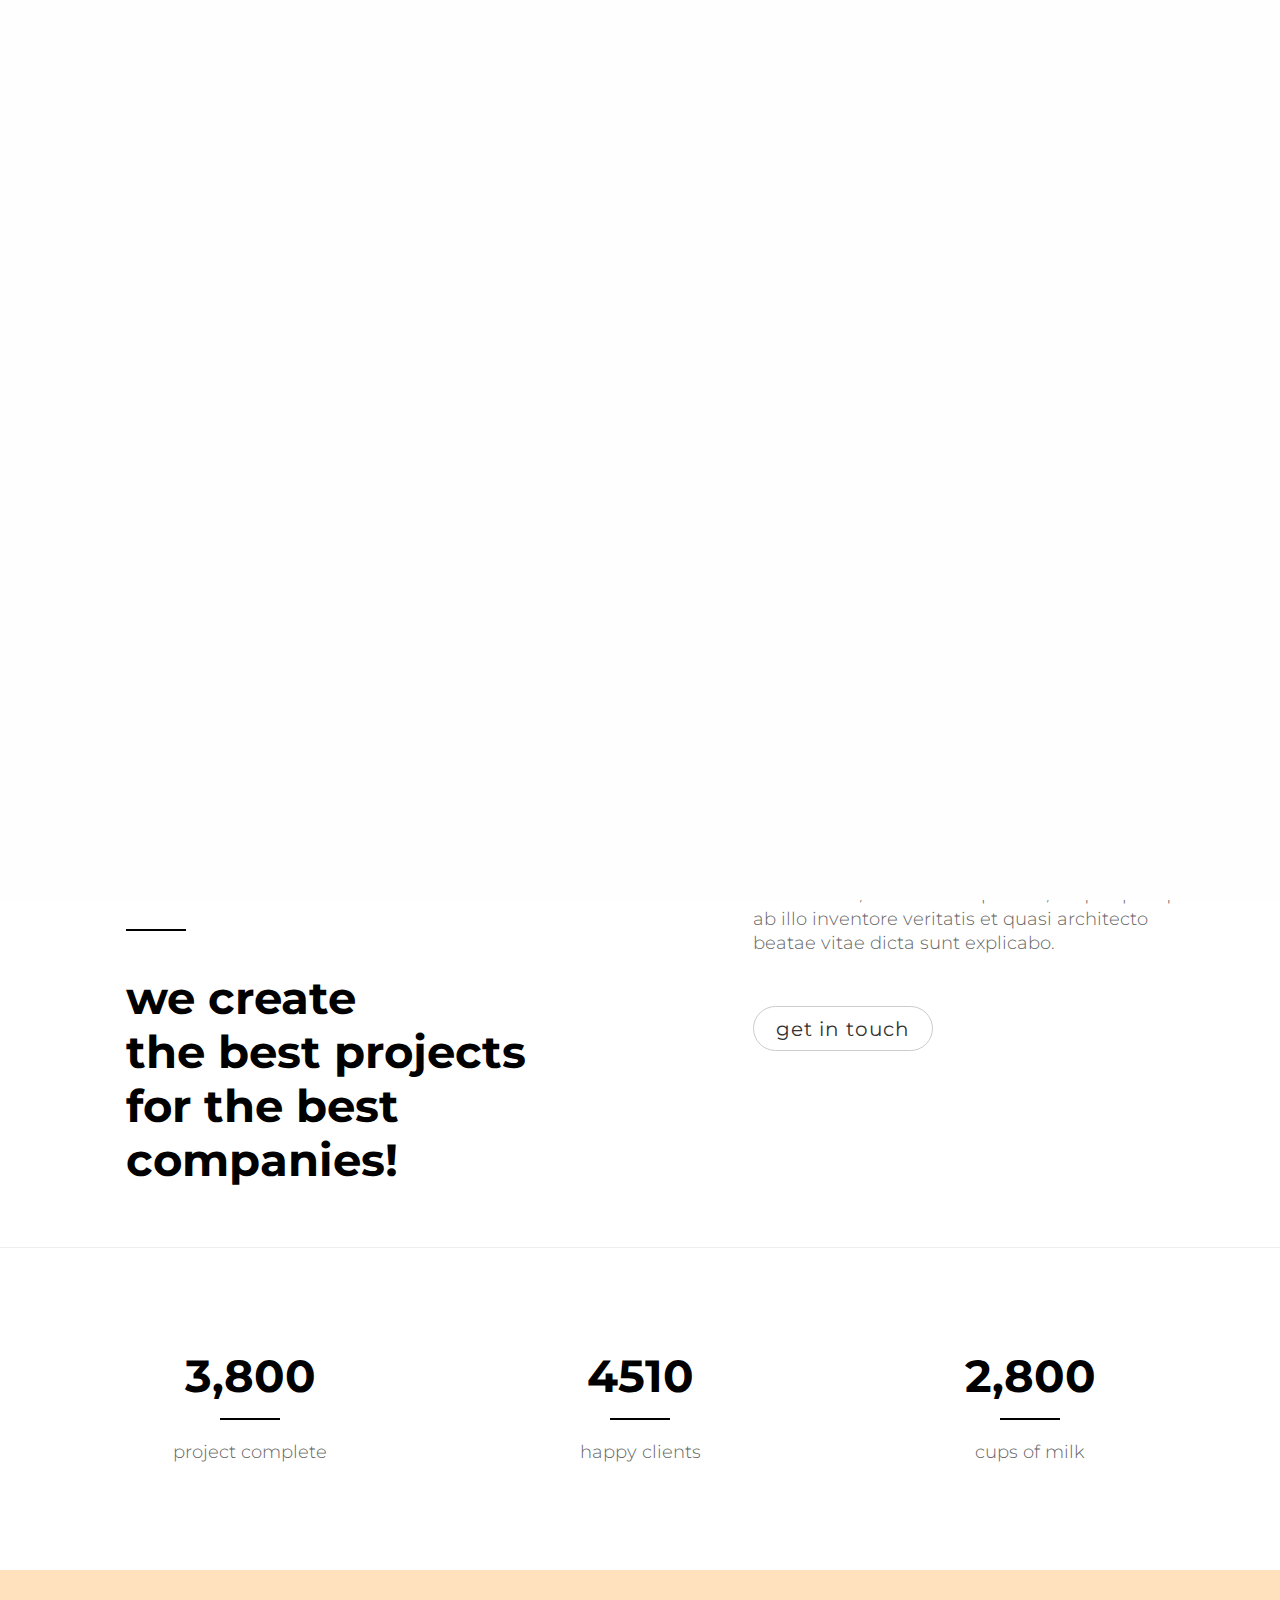
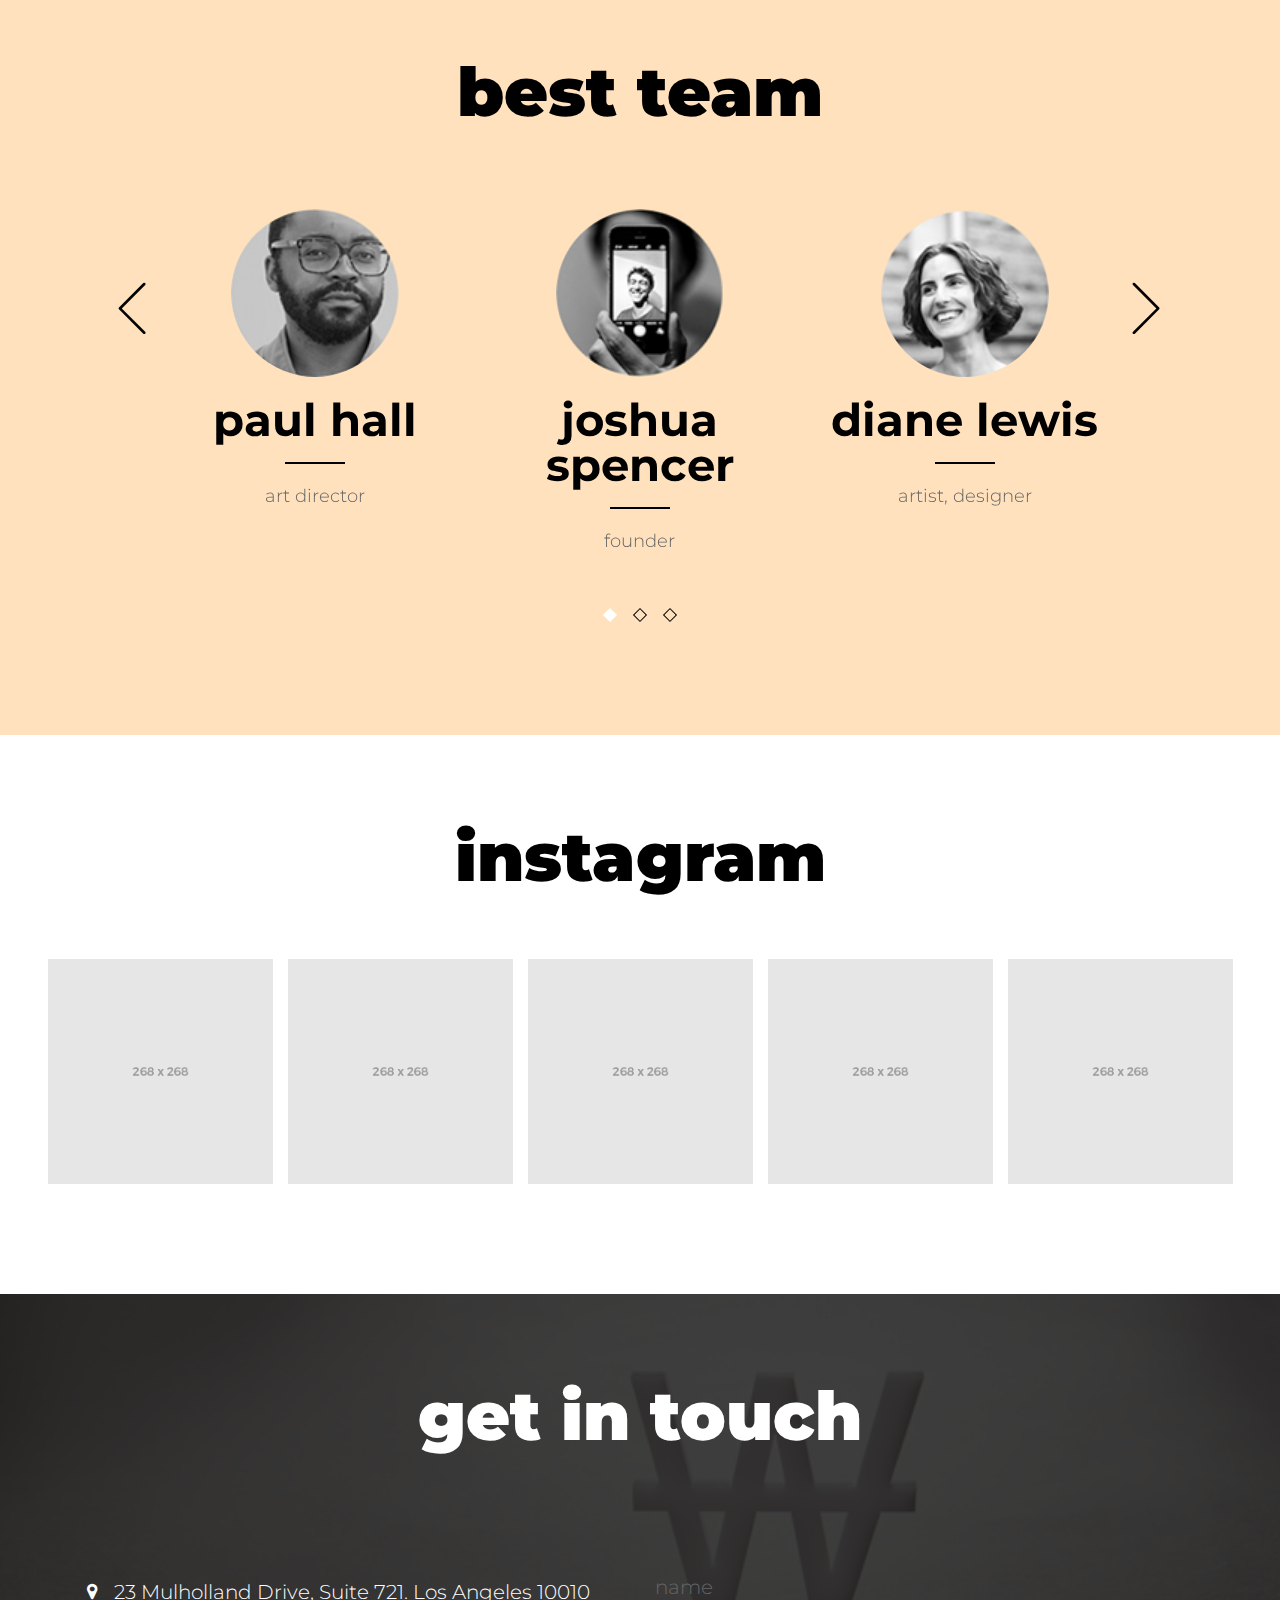
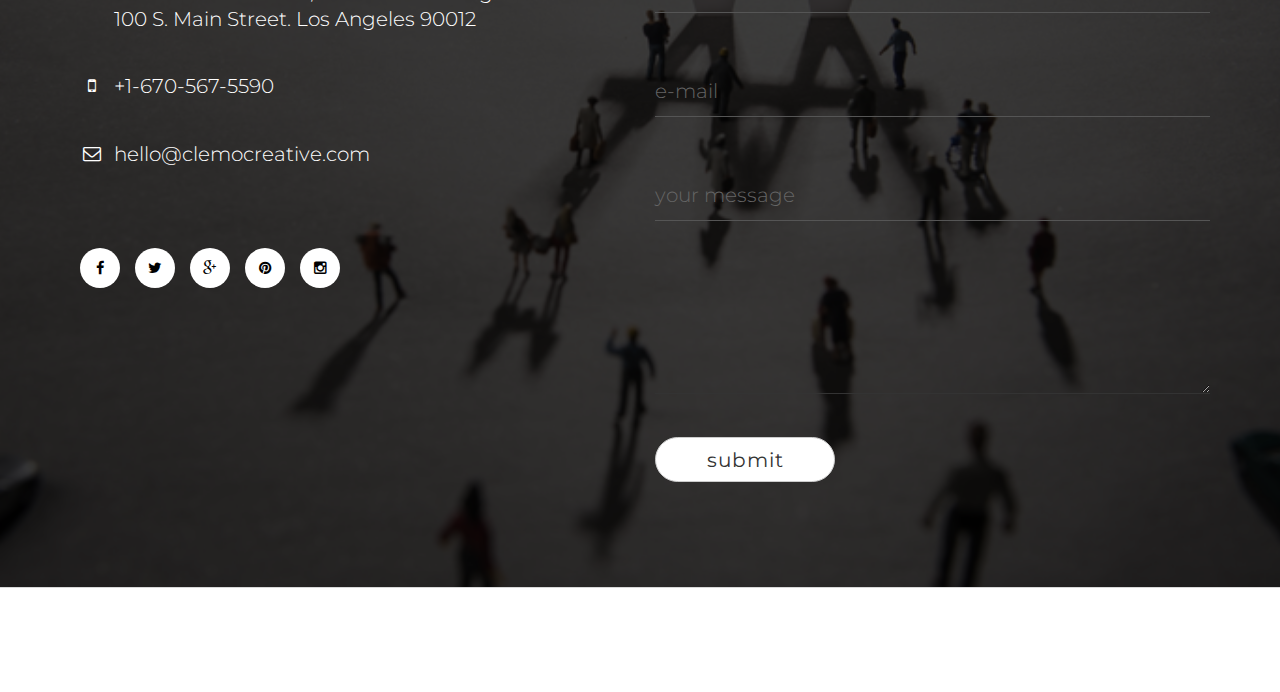
<file: watermelon2/aboutus.html>
<!doctype html>
<!--[if lt IE 7]>      <html class="no-js lt-ie9 lt-ie8 lt-ie7" lang=""> <![endif]-->
<!--[if IE 7]>         <html class="no-js lt-ie9 lt-ie8" lang=""> <![endif]-->
<!--[if IE 8]>         <html class="no-js lt-ie9" lang=""> <![endif]-->
<!--[if gt IE 8]><!--> <html class="no-js" lang=""> <!--<![endif]-->
    <head>
        <meta charset="utf-8">
        <meta http-equiv="X-UA-Compatible" content="IE=edge,chrome=1">
        <title>Clemo – Free HTML5 Multipurpose Portfolio Page Template</title>
        <meta name="description" content="">
        <meta name="viewport" content="width=device-width, initial-scale=1">
        <link rel="apple-touch-icon" href="apple-touch-icon.png">

        <!--Google fonts links-->
        <link href="https://fonts.googleapis.com/css?family=Montserrat:400,700" rel="stylesheet">


        <link rel="stylesheet" href="assets/css/fonticons.css">
        <link rel="stylesheet" href="assets/css/slider-pro.css">
        <!--<link rel="stylesheet" href="assets/css/stylesheet.css">-->
        <link rel="stylesheet" href="assets/css/font-awesome.min.css">
        <link rel="stylesheet" href="assets/css/bootstrap.min.css">


        <!--For Plugins external css-->
        <link rel="stylesheet" href="assets/css/plugins.css" />

        <!--Theme custom css -->
        <link rel="stylesheet" href="assets/css/style.css">

        <!--Theme Responsive css-->
        <link rel="stylesheet" href="assets/css/responsive.css" />

        <script src="assets/js/vendor/modernizr-2.8.3-respond-1.4.2.min.js"></script>
    </head>
    <body data-spy="scroll" data-target=".navbar-collapse">
        <!--[if lt IE 8]>
            <p class="browserupgrade">You are using an <strong>outdated</strong> browser. Please <a href="http://browsehappy.com/">upgrade your browser</a> to improve your experience.</p>
        <![endif]-->
        <div class='preloader'><div class='loaded'>&nbsp;</div></div>
        <header id="main_menu" class="header navbar-fixed-top">            
            <div class="main_menu_bg">
                <div class="container">
                    <div class="row">
                        <div class="nave_menu">
                            <nav class="navbar navbar-default" id="navmenu">
                                <div class="container-fluid">
                                    <!-- Brand and toggle get grouped for better mobile display -->
                                    <div class="navbar-header">
                                        <button type="button" class="navbar-toggle collapsed" data-toggle="collapse" data-target="#bs-example-navbar-collapse-1" aria-expanded="false">
                                            <span class="sr-only">Toggle navigation</span>
                                            <span class="icon-bar"></span>
                                            <span class="icon-bar"></span>
                                            <span class="icon-bar"></span>
                                        </button>
                                        <a class="navbar-brand" href="index.html">
                                            <img src="assets/images/logo.png"/>
                                        </a>
                                    </div>

                                    <!-- Collect the nav links, forms, and other content for toggling -->



                                    <div class="collapse navbar-collapse" id="bs-example-navbar-collapse-1">
                                        <ul class="nav navbar-nav navbar-right">
                                            <li><a href="aboutus.html">about us</a></li>
                                            <li class="dropdown"><a href="#" class="dropdown-toggle" data-toggle="dropdown" role="button" aria-haspopup="true">services</a>
                                                <ul class="dropdown-menu">
                                                    <li><a href="service.html">service page</a></li>
                                                    <li><a href="service1.html">service page two</a></li>
                                                </ul>
                                            </li>
                                            <li class="dropdown"><a href="#" class="dropdown-toggle" data-toggle="dropdown" role="button" aria-haspopup="true">works</a>
                                                <ul class="dropdown-menu">
                                                    <li><a href="work.html">work page</a></li>
                                                    <li><a href="work1.html">work page Two</a></li>
                                                </ul>
                                            </li>
                                            <li class="dropdown"><a href="#" class="dropdown-toggle" data-toggle="dropdown" role="button" aria-haspopup="true">blog</a>
                                                <ul class="dropdown-menu">
                                                    <li><a href="blog.html">blog page</a></li>
                                                    <li><a href="bloginner.html">singleblog page</a></li>
                                                </ul>
                                            </li>
                                            <li><a href="contact.html">contact</a></li>
                                        </ul>    
                                    </div>

                                </div>
                            </nav>
                        </div>	
                    </div>

                </div>

            </div>
        </header> <!--End of header -->



        <!-- About Section -->
        <section id="aboutus" class="aboutus margin-top-120">
            <div class="container">
                <div class="row">
                    <div class="col-sm-12">
                        <div class="head_title text-center margin-top-80">
                            <h1>about us</h1>
                        </div><!-- End of head title -->

                        <div class="main_about_area"> 
                            <div class="row">

                                <div class="col-sm-6">
                                    <div class="signle_about_left">
                                        <img src="assets/images/service3.jpg" alt="" />
                                        <div class="single_about_left_text">
                                            <div class="separator2"></div>
                                            <h4>we create <br />
                                                the best projects<br />
                                                for the best<br />
                                                companies!</h4>
                                        </div>
                                    </div>


                                </div>

                                <div class="col-sm-5 col-sm-push-1">
                                    <div class="single_about">
                                        <div class="separator2"></div>
                                        <p>Sed ut perspiciatis unde omnis iste natus error sit voluptatem accusantium doloremque laudantium, totam rem aperiam, 
                                            eaque ipsa quae ab illo inventore veritatis et quasi architecto beatae vitae dicta sunt explicabo. </p>

                                        <p>Nemo enim ipsam voluptatem quia voluptas sit aspernatur aut odit aut fugit, sed quia consequuntur magni dolores eos qui ratione voluptatem sequi nesciunt. Neque porro quisquam est, qui dolorem ipsum quia dolor sit amet, consectetur, adipisci velit, 
                                            sed quia non numquam eius modi tempora incidunt ut labore et dolore magnam aliquam quaerat voluptatem.</p>

                                        <p>Ut enim ad minima veniam, quis nostrum exercitationem ullam corporis suscipit laboriosam, nisi ut aliquid ex ea commodi consequatur? Sed ut perspiciatis unde omnis iste natus error sit voluptatem accusantium doloremque laudantium, 
                                            totam rem aperiam, eaque ipsa quae ab illo inventore veritatis et quasi architecto beatae vitae dicta sunt explicabo. </p>

                                        <a href="" class="btn btn-default">get in touch</a>
                                    </div>
                                </div>

                            </div>
                        </div>
                    </div><!-- End of col-sm-12 -->
                </div><!-- End of row -->
            </div><!-- End of Container -->
            <hr />
        </section><!-- End of about Section -->



        <!-- counter Seection -->
        <section id="counter" class="counter">
            <div class="container">
                <div class="row">
                    <div class="col-sm-12">
                        <div class="main_counter sections text-center">
                            <div class="row">
                                <div class="col-sm-4 col-xs-12">
                                    <div class="single_counter_right">
                                        <h4 class="statistic-counter">3,800</h4>
                                        <div class="separator"></div>
                                        <p>project complete</p>
                                    </div>
                                </div><!-- End of col-sm-4 -->

                                <div class="col-sm-4 col-xs-12">
                                    <div class="single_counter_right">
                                        <h4 class="statistic-counter">4510</h4>
                                        <div class="separator"></div>
                                        <p>happy clients</p>
                                    </div>
                                </div><!-- End of col-sm-4 -->

                                <div class="col-sm-4 col-xs-12">
                                    <div class="single_counter_right">
                                        <h4 class="statistic-counter">2,800</h4>
                                        <div class="separator"></div>
                                        <p>cups of milk</p>
                                    </div>
                                </div><!-- End of col-sm-4 -->

                            </div><!-- End of row -->
                        </div>
                    </div><!-- End of col-sm-12 -->
                </div><!-- End of row -->
            </div><!-- End of Container -->
        </section><!-- End of counter Section -->



        <!-- Team Section -->
        <section id="team" class="team colorsbg sections">
            <div class="container">
                <div class="row">
                    <div class="main_team_area">
                        <div class="head_title text-center">
                            <h1>best team</h1>
                        </div><!-- End of head title -->
                        <div class="main_team text-center">
                            <div class="single_team">
                                <div class="col-sm-10 col-sm-offset-1">
                                    <div class="row">
                                        <div class="col-sm-4">
                                            <div class="team">
                                                <img class="img-circle" src="assets/images/team1.jpg" alt="" />
                                                <h4>paul hall</h4>
                                                <div class="separator"></div>
                                                <p>art director</p>
                                            </div>
                                        </div><!-- End of col-sm-4 -->  
                                        <div class="col-sm-4">
                                            <div class="team">
                                                <img class="img-circle" src="assets/images/team2.jpg" alt="" />
                                                <h4>joshua spencer</h4>
                                                <div class="separator"></div>
                                                <p>founder</p>
                                            </div>
                                        </div> <!-- End of col-sm-4 --> 
                                        <div class="col-sm-4">
                                            <div class="team">
                                                <img class="img-circle" src="assets/images/team3.jpg" alt="" />
                                                <h4>diane lewis</h4>
                                                <div class="separator"></div>
                                                <p>artist, designer</p>
                                            </div>
                                        </div> <!-- End of col-sm-4 --> 
                                    </div>
                                </div><!-- End of col-sm-10 -->
                            </div>
                            <div class="single_team">
                                <div class="col-sm-10 col-sm-offset-1">
                                    <div class="row">
                                        <div class="col-sm-4">
                                            <div class="team">
                                                <img class="img-circle" src="assets/images/team1.jpg" alt="" />
                                                <h4>paul hall</h4>
                                                <div class="separator"></div>
                                                <p>art director</p>
                                            </div>
                                        </div> <!-- End of col-sm-4 --> 
                                        <div class="col-sm-4">
                                            <div class="team">
                                                <img class="img-circle" src="assets/images/team1.jpg" alt="" />
                                                <h4>joshua spencer</h4>
                                                <div class="separator"></div>
                                                <p>founder</p>
                                            </div>
                                        </div> <!-- End of col-sm-4 --> 
                                        <div class="col-sm-4">
                                            <div class="team">
                                                <img class="img-circle" src="assets/images/team1.jpg" alt="" />
                                                <h4>diane lewis</h4>
                                                <div class="separator"></div>
                                                <p>artist, designer</p>
                                            </div>
                                        </div> <!-- End of col-sm-4 --> 
                                    </div>
                                </div><!-- End of col-sm-10 -->
                            </div>
                            <div class="single_team">
                                <div class="col-sm-10 col-sm-offset-1">
                                    <div class="row">
                                        <div class="col-sm-4">
                                            <div class="team">
                                                <img class="img-circle" src="assets/images/team1.jpg" alt="" />
                                                <h4>paul hall</h4>
                                                <div class="separator"></div>
                                                <p>art director</p>
                                            </div>
                                        </div>  <!-- End of col-sm-4 -->
                                        <div class="col-sm-4">
                                            <div class="team">
                                                <img class="img-circle" src="assets/images/team1.jpg" alt="" />
                                                <h4>joshua spencer</h4>
                                                <div class="separator"></div>
                                                <p>founder</p>
                                            </div>
                                        </div> <!-- End of col-sm-4 --> 
                                        <div class="col-sm-4">
                                            <div class="team">
                                                <img class="img-circle" src="assets/images/team1.jpg" alt="" />
                                                <h4>diane lewis</h4>
                                                <div class="separator"></div>
                                                <p>artist, designer</p>
                                            </div>
                                        </div> <!-- End of col-sm-4 --> 
                                    </div>
                                </div><!-- End of col-sm-10 -->
                            </div>
                        </div>
                    </div>
                </div><!-- End of row -->
            </div><!-- End of Container -->
        </section><!-- End of counter Section -->


        <!-- Clients Section -->
        <section id="instagrams" class="instagrams sections">
            <div class="container-fluid">
                <div class="row">
                    <div class="col-sm-12">
                        <div class="main_instagrams_area text-center">
                            <div class="head_title">
                                <h1>instagram</h1>
                            </div><!-- End of head title -->

                            <div class="instagram-thumbnails">
                                <img class="instagram-thumbnail img-responsive" src="assets/images/insta1.png"/>
                                <img class="instagram-thumbnail img-responsive" src="assets/images/insta1.png"/>
                                <img class="instagram-thumbnail img-responsive" src="assets/images/insta1.png"/>
                                <img class="instagram-thumbnail img-responsive" src="assets/images/insta1.png"/>
                                <img class="instagram-thumbnail img-responsive" src="assets/images/insta1.png"/>
                            </div>
                        </div>
                    </div><!-- End of col-sm-12 -->
                </div><!-- End of row -->
            </div><!-- End of Container -->
        </section><!-- End of counter Section -->

        <!-- Contact Section -->
        <section id="contact" class="contact">
            <div class="overlay"></div>
            <div class="container">
                <div class="row">
                    <div class="col-sm-12">
                        <div class="main_contact sections">
                            <div class="head_title text-center whitetext">
                                <h1>get in touch</h1>
                            </div>

                            <div class="row">
                                <div class="contact_contant">
                                    <div class="col-sm-6 col-xs-12">
                                        <div class="single_message_right_info">
                                            <ul class="whitetext">
                                                <li><i class="fa fa-map-marker"></i> <span>23 Mulholland Drive, Suite 721. Los Angeles 10010
                                                        100 S. Main Street. Los Angeles 90012</span></li>

                                                <li><i class="fa fa-mobile-phone"></i> <span>+1-670-567-5590</span></li>

                                                <li><i class="fa fa-envelope-o"></i> <span>hello@clemocreative.com</span></li>
                                            </ul>

                                            <div class="contact_socail transition margin-top-80">
                                                <a href=""><i class="fa fa-facebook img-circle"></i></a>
                                                <a href=""><i class="fa fa-twitter img-circle"></i></a>
                                                <a href=""><i class="fa fa-google-plus img-circle"></i></a>
                                                <a href=""><i class="fa fa-pinterest img-circle"></i></a>
                                                <a href=""><i class="fa fa-instagram img-circle"></i></a>
                                            </div>
                                        </div>
                                    </div><!-- End of col-sm-6 -->

                                    <div class="col-sm-6 col-xs-12">
                                        <div class="single_contant_left margin-top-60">
                                            <form action="#" id="formid">
                                                <!--<div class="col-lg-8 col-md-8 col-sm-10 col-lg-offset-2 col-md-offset-2 col-sm-offset-1">-->

                                                <div class="form-group">
                                                    <label>name</label>
                                                    <input type="text" class="form-control" name="name" required="">
                                                </div>

                                                <div class="form-group">
                                                    <label>e-mail</label>
                                                    <input type="email" class="form-control" name="email" required="">
                                                </div>

                                                <div class="form-group">
                                                    <label>your message</label>
                                                    <textarea class="form-control" name="message" rows="8"></textarea>
                                                </div>

                                                <div class="">
                                                    <input type="submit" value="submit" class="btn btn-default">
                                                </div>
                                                <!--</div>--> 
                                            </form>
                                        </div>
                                    </div>
                                </div> <!-- End of messsage contant-->
                            </div>
                        </div>
                    </div>
                </div><!-- End of row -->
            </div><!-- End of container -->
        </section><!-- End of contact Section -->




        <!-- footer section -->
        <footer id="footer" class="footer">
            <div class="container">
                <div class="main_footer">
                    <div class="row">
                        <div class="col-sm-12">
                            <div class="copyright_text text-center">
                                <p class=" wow fadeInRight" data-wow-duration="1s">Made with <i class="fa fa-heart"></i> by <a target="_blank" href="https://bootstrapthemes.co">Bootstrap Themes</a>2016. All Rights Reserved</p>
                            </div>
                        </div>
                    </div>
                </div>
            </div><!-- End of container -->
        </footer><!-- End of footer Section-->



        <!-- START SCROLL TO TOP  -->

        <div class="scrollup">
            <a href="#"><i class="fa fa-chevron-up"></i></a>
        </div>

        <script src="assets/js/vendor/jquery-1.11.2.min.js"></script>
        <script src="assets/js/vendor/bootstrap.min.js"></script>

        <script src="assets/js/jquery.easing.1.3.js"></script>
        <script src="assets/js/masonry/masonry.min.js"></script>
        <script type="text/javascript">
            $('.mixcontent').masonry();
        </script>

        <script src="assets/js/jquery.sliderPro.min.js"></script>
        <script type="text/javascript">
            $(document).ready(function ($) {
                $('#example3').sliderPro({
                    width: 960,
                    height: 200,
                    fade: true,
                    arrows: false,
                    buttons: true,
                    fullScreen: false,
                    shuffle: true,
                    smallSize: 500,
                    mediumSize: 1000,
                    largeSize: 3000,
                    thumbnailArrows: true,
                    autoplay: false,
                    thumbnailsContainerSize: 960

                });
            });
        </script>
        <script src="assets/js/plugins.js"></script>
        <script src="assets/js/main.js"></script>

    </body>
</html>
</file>
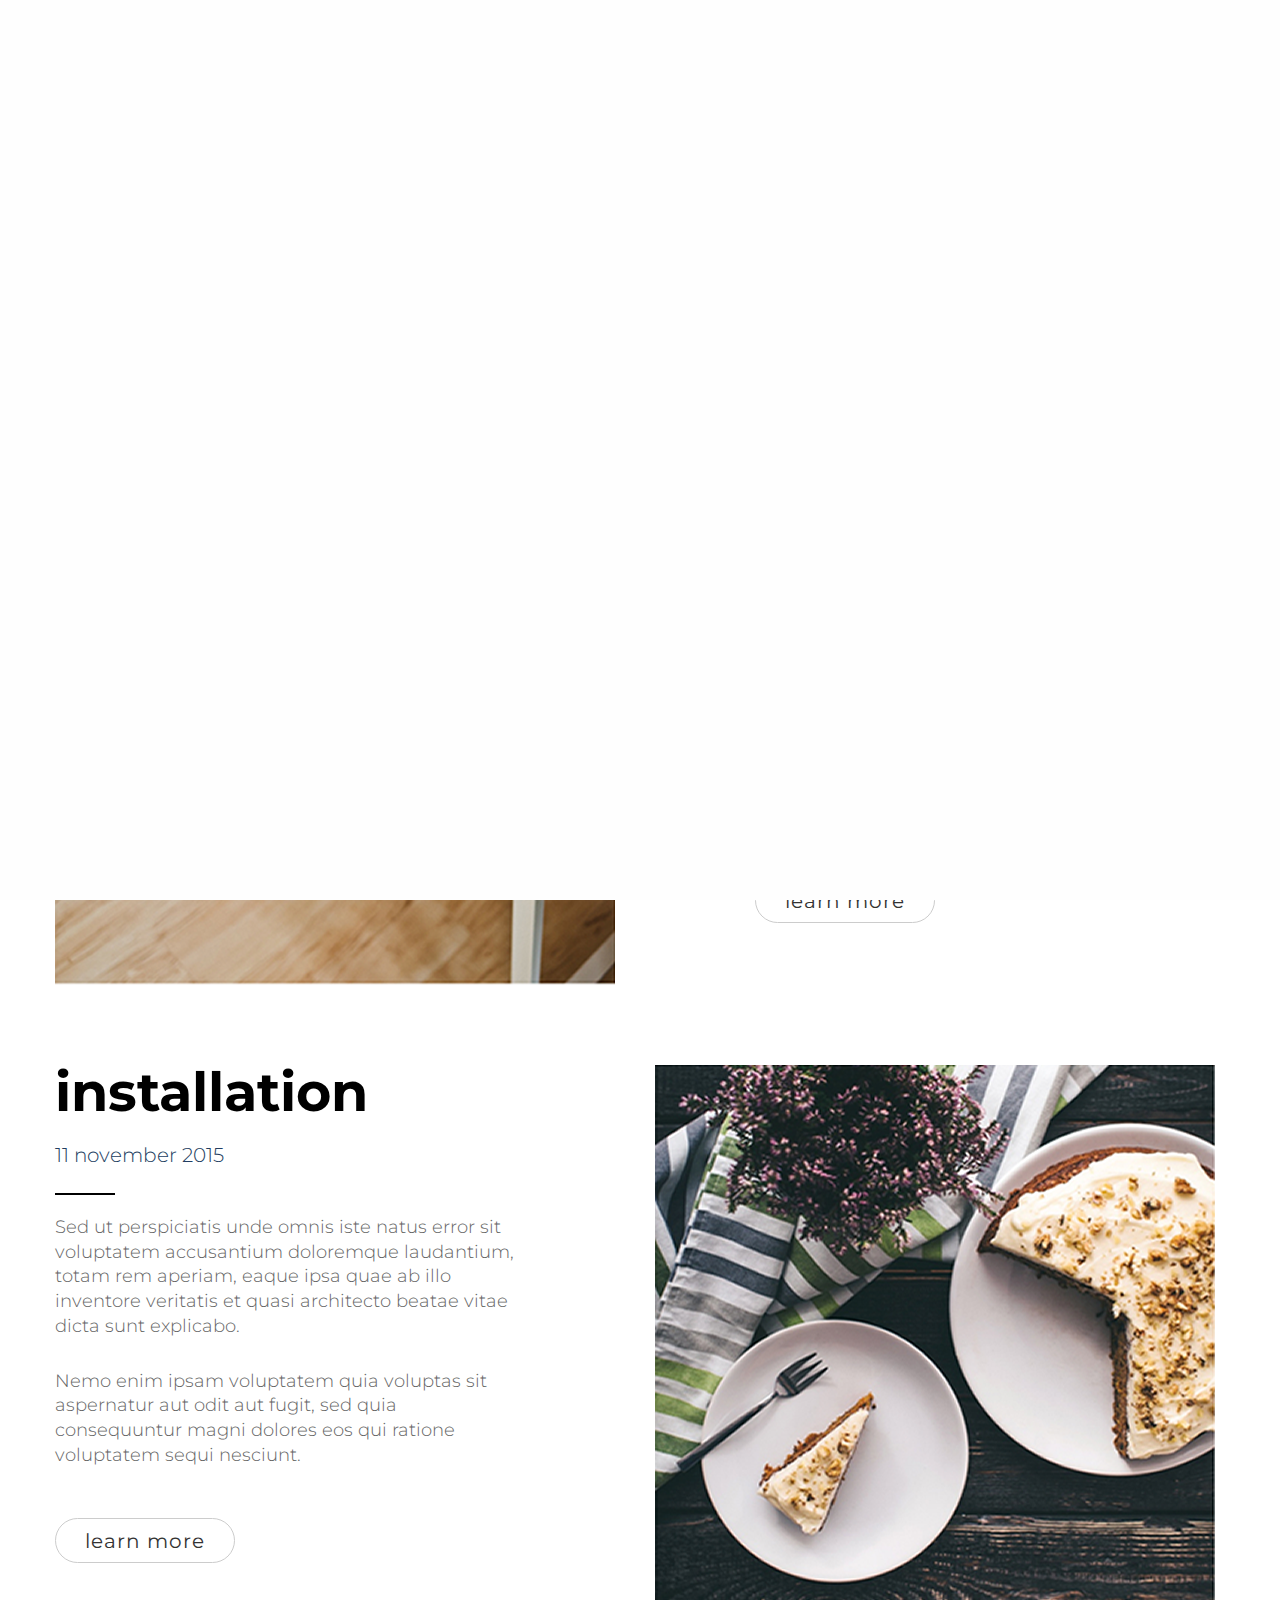
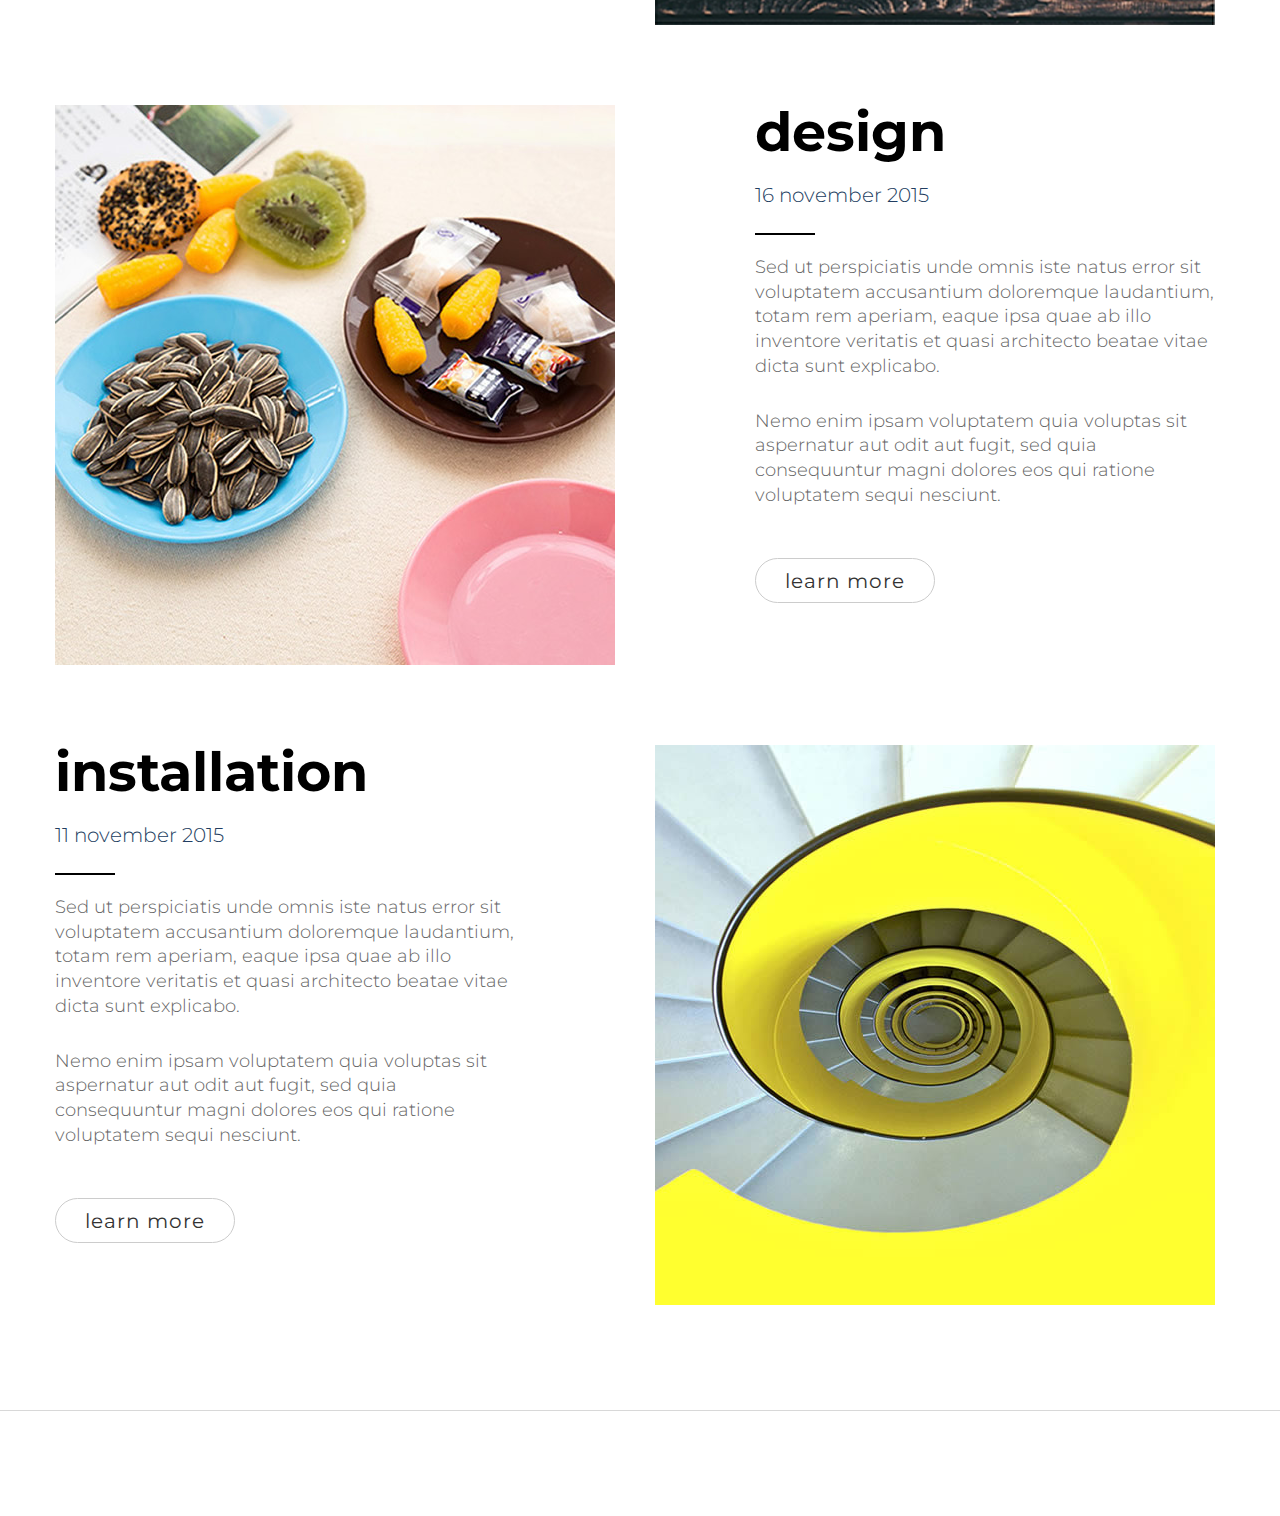
<file: watermelon2/blog.html>
<!doctype html>
<!--[if lt IE 7]>      <html class="no-js lt-ie9 lt-ie8 lt-ie7" lang=""> <![endif]-->
<!--[if IE 7]>         <html class="no-js lt-ie9 lt-ie8" lang=""> <![endif]-->
<!--[if IE 8]>         <html class="no-js lt-ie9" lang=""> <![endif]-->
<!--[if gt IE 8]><!--> <html class="no-js" lang=""> <!--<![endif]-->
    <head>
        <meta charset="utf-8">
        <meta http-equiv="X-UA-Compatible" content="IE=edge,chrome=1">
        <title>Clemo – Free HTML5 Multipurpose Portfolio Page Template</title>
        <meta name="description" content="">
        <meta name="viewport" content="width=device-width, initial-scale=1">
        <link rel="apple-touch-icon" href="apple-touch-icon.png">
       
        
        <!--Google fonts links-->
        <link href="https://fonts.googleapis.com/css?family=Montserrat:400,700" rel="stylesheet">

        <link rel="stylesheet" href="assets/css/fonticons.css">
        <link rel="stylesheet" href="assets/css/slider-pro.css">
        <!--<link rel="stylesheet" href="assets/css/stylesheet.css">-->
        <link rel="stylesheet" href="assets/css/font-awesome.min.css">
        <link rel="stylesheet" href="assets/css/bootstrap.min.css">


        <!--For Plugins external css-->
        <link rel="stylesheet" href="assets/css/plugins.css" />

        <!--Theme custom css -->
        <link rel="stylesheet" href="assets/css/style.css">

        <!--Theme Responsive css-->
        <link rel="stylesheet" href="assets/css/responsive.css" />

        <script src="assets/js/vendor/modernizr-2.8.3-respond-1.4.2.min.js"></script>
    </head>
    <body data-spy="scroll" data-target=".navbar-collapse">
        <!--[if lt IE 8]>
            <p class="browserupgrade">You are using an <strong>outdated</strong> browser. Please <a href="http://browsehappy.com/">upgrade your browser</a> to improve your experience.</p>
        <![endif]-->
        <div class='preloader'><div class='loaded'>&nbsp;</div></div>
        <header id="main_menu" class="header navbar-fixed-top">            
            <div class="main_menu_bg">
                <div class="container">
                    <div class="row">
                        <div class="nave_menu">
                            <nav class="navbar navbar-default" id="navmenu">
                                <div class="container-fluid">
                                    <!-- Brand and toggle get grouped for better mobile display -->
                                    <div class="navbar-header">
                                        <button type="button" class="navbar-toggle collapsed" data-toggle="collapse" data-target="#bs-example-navbar-collapse-1" aria-expanded="false">
                                            <span class="sr-only">Toggle navigation</span>
                                            <span class="icon-bar"></span>
                                            <span class="icon-bar"></span>
                                            <span class="icon-bar"></span>
                                        </button>
                                        <a class="navbar-brand" href="index.html">
                                            <img src="assets/images/logo.png"/>
                                        </a>
                                    </div>

                                    <!-- Collect the nav links, forms, and other content for toggling -->



                                    <div class="collapse navbar-collapse" id="bs-example-navbar-collapse-1">
                                        <ul class="nav navbar-nav navbar-right">
                                            <li><a href="aboutus.html">about us</a></li>
                                            <li class="dropdown"><a href="#" class="dropdown-toggle" data-toggle="dropdown" role="button" aria-haspopup="true">services</a>
                                                <ul class="dropdown-menu">
                                                    <li><a href="service.html">service page</a></li>
                                                    <li><a href="service1.html">service page two</a></li>
                                                </ul>
                                            </li>
                                            <li class="dropdown"><a href="#" class="dropdown-toggle" data-toggle="dropdown" role="button" aria-haspopup="true">works</a>
                                                <ul class="dropdown-menu">
                                                    <li><a href="work.html">work page</a></li>
                                                    <li><a href="work1.html">work page Two</a></li>
                                                </ul>
                                            </li>
                                            <li class="dropdown"><a href="#" class="dropdown-toggle" data-toggle="dropdown" role="button" aria-haspopup="true">blog</a>
                                                <ul class="dropdown-menu">
                                                    <li><a href="blog.html">blog page</a></li>
                                                    <li><a href="bloginner.html">singleblog page</a></li>
                                                </ul>
                                            </li>
                                            <li><a href="contact.html">contact</a></li>
                                        </ul>    
                                    </div>

                                </div>
                            </nav>
                        </div>	
                    </div>

                </div>

            </div>
        </header> <!--End of header -->



        <!-- Blog Section -->
        <section id="blog" class="blog sections margin-top-120">
            <div class="container">
                <div class="row">
                    <div class="col-sm-12">
                        <div class="head_title text-center">
                            <h1>blog</h1>
                        </div><!-- End of head title -->

                        <div class="row">

                            <ul class="list-inline text-center margin-bottom-60">
                                <li class="filter" data-filter="all">All</li>
                                <li class="filter creativemenu" data-filter=".category-1">creative kitchen</li>
                                <li class="filter" data-filter=".category-2">art design</li>
                                <li class="filter" data-filter=".category-3">life events </li>
                            </ul>

                            <div class="main_blog_area"> 
                                <div class="single_blog_area">
                                    <div class="row">
                                        <div class="col-sm-6">
                                            <div class="signle_service_left">
                                                <img src="assets/images/service0.png" alt="">
                                            </div>
                                        </div>
                                        <div class="col-sm-5 col-sm-push-1">
                                            <div class="single_service">
                                                <h2>kitchen</h2>
                                                <h5>16 november 2015</h5>
                                                <div class="separator2"></div>
                                                <p>Sed ut perspiciatis unde omnis iste natus error sit voluptatem accusantium doloremque laudantium, totam rem aperiam,
                                                    eaque ipsa quae ab illo inventore veritatis et quasi architecto beatae vitae dicta sunt explicabo.  </p>

                                                <p>Nemo enim ipsam voluptatem quia voluptas sit aspernatur aut odit aut fugit, 
                                                    sed quia consequuntur magni dolores eos qui ratione voluptatem sequi nesciunt.</p>

                                                <a href="" class="btn btn-default">learn more</a>
                                            </div>
                                        </div>
                                    </div>
                                </div><!-- End of single service area -->

                                <div class="single_blog_area  margin-top-80">
                                    <div class="row">

                                        <div class="col-sm-6 col-sm-push-6">
                                            <div class="signle_service_left">
                                                <img src="assets/images/service2.png" alt="">
                                            </div>
                                        </div>

                                        <div class="col-sm-5 col-sm-pull-6">
                                            <div class="single_service">
                                                <h2>installation</h2>
                                                <h5>11 november 2015</h5>
                                                <div class="separator2"></div>
                                                <p>Sed ut perspiciatis unde omnis iste natus error sit voluptatem accusantium doloremque laudantium, totam rem aperiam,
                                                    eaque ipsa quae ab illo inventore veritatis et quasi architecto beatae vitae dicta sunt explicabo.  </p>

                                                <p>Nemo enim ipsam voluptatem quia voluptas sit aspernatur aut odit aut fugit, 
                                                    sed quia consequuntur magni dolores eos qui ratione voluptatem sequi nesciunt.</p>

                                                <a href="" class="btn btn-default">learn more</a>
                                            </div>
                                        </div>

                                    </div>
                                </div><!-- End of single service area -->

                                <div class="single_blog_area margin-top-80">
                                    <div class="row">
                                        <div class="col-sm-6">
                                            <div class="signle_service_left">
                                                <img src="assets/images/service4.jpg" alt="">
                                            </div>
                                        </div>
                                        <div class="col-sm-5 col-sm-push-1">
                                            <div class="single_service">
                                                <h2>design</h2>
                                                <h5>16 november 2015</h5>
                                                <div class="separator2"></div>
                                                <p>Sed ut perspiciatis unde omnis iste natus error sit voluptatem accusantium doloremque laudantium, totam rem aperiam,
                                                    eaque ipsa quae ab illo inventore veritatis et quasi architecto beatae vitae dicta sunt explicabo.  </p>

                                                <p>Nemo enim ipsam voluptatem quia voluptas sit aspernatur aut odit aut fugit, 
                                                    sed quia consequuntur magni dolores eos qui ratione voluptatem sequi nesciunt.</p>

                                                <a href="" class="btn btn-default">learn more</a>
                                            </div>
                                        </div>
                                    </div>
                                </div><!-- End of single service area -->


                                <div class="single_blog_area  margin-top-80">
                                    <div class="row">

                                        <div class="col-sm-6 col-sm-push-6">
                                            <div class="signle_service_left">
                                                <img src="assets/images/service5.jpg" alt="">
                                            </div>
                                        </div>

                                        <div class="col-sm-5 col-sm-pull-6">
                                            <div class="single_service">
                                                <h2>installation</h2>
                                                <h5>11 november 2015</h5>
                                                <div class="separator2"></div>
                                                <p>Sed ut perspiciatis unde omnis iste natus error sit voluptatem accusantium doloremque laudantium, totam rem aperiam,
                                                    eaque ipsa quae ab illo inventore veritatis et quasi architecto beatae vitae dicta sunt explicabo.  </p>

                                                <p>Nemo enim ipsam voluptatem quia voluptas sit aspernatur aut odit aut fugit, 
                                                    sed quia consequuntur magni dolores eos qui ratione voluptatem sequi nesciunt.</p>

                                                <a href="" class="btn btn-default">learn more</a>
                                            </div>
                                        </div>

                                    </div>
                                </div><!-- End of single service area -->

                            </div>

                        </div>
                    </div><!-- End of col-sm-12 -->
                </div><!-- End of row -->
            </div><!-- End of Container -->
        </section><!-- End of Service Section -->


        <!-- footer Section -->
        <footer id="footer" class="footer">
            <div class="container">
                <div class="main_footer">
                    <div class="row">
                        <div class="col-sm-12">
                            <div class="copyright_text text-center">
                                <p class=" wow fadeInRight" data-wow-duration="1s">Made with <i class="fa fa-heart"></i> by <a target="_blank" href="https://bootstrapthemes.co">Bootstrap Themes</a>2016. All Rights Reserved</p>
                            </div>
                        </div>
                    </div>
                </div>
            </div><!-- End of container -->
        </footer><!-- End of footer -->



        <!-- START SCROLL TO TOP  -->

        <div class="scrollup">
            <a href="#"><i class="fa fa-chevron-up"></i></a>
        </div>


        <!-- jQuery -->
        <script src="assets/js/vendor/jquery-1.11.2.min.js"></script>

        <!-- jQuery Bootstrap js  -->
        <script src="assets/js/vendor/bootstrap.min.js"></script>

        <!-- jQuery easing js  -->
        <script src="assets/js/jquery.easing.1.3.js"></script>

        <!-- jQuery masonry js  -->
        <!--        <script src="assets/js/masonry/masonry.min.js"></script>
                <script type="text/javascript">
                    $('.mixcontent').masonry();
                </script>-->

        <!-- jQuery Mixitup  -->
        <script src="assets/js/jquery.mixitup.min.js"></script>
        <script type="text/javascript">
            $('.blogmix').mixItUp();
        </script>



        <!-- jQuery plugins  -->
        <script src="assets/js/plugins.js"></script>

        <!-- jQuery Main js  -->
        <script src="assets/js/main.js"></script>

    </body>
</html>
</file>
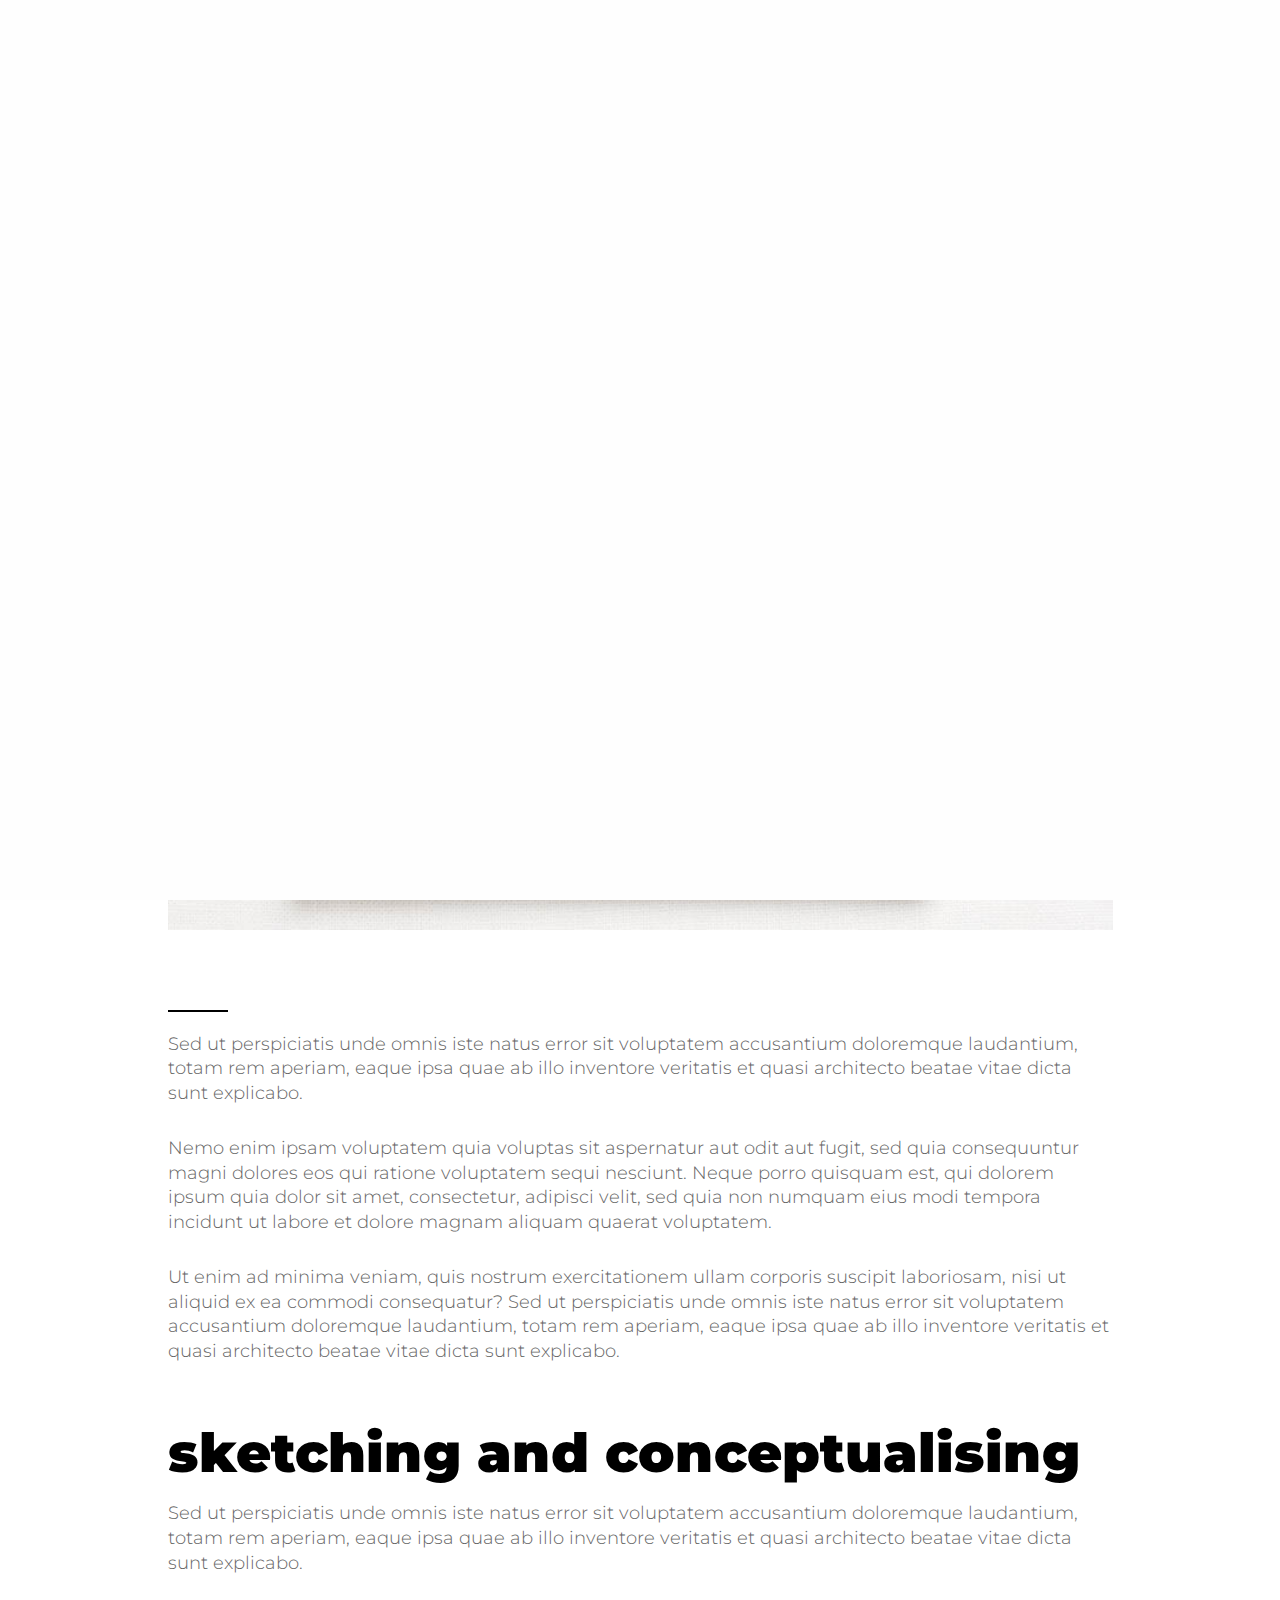
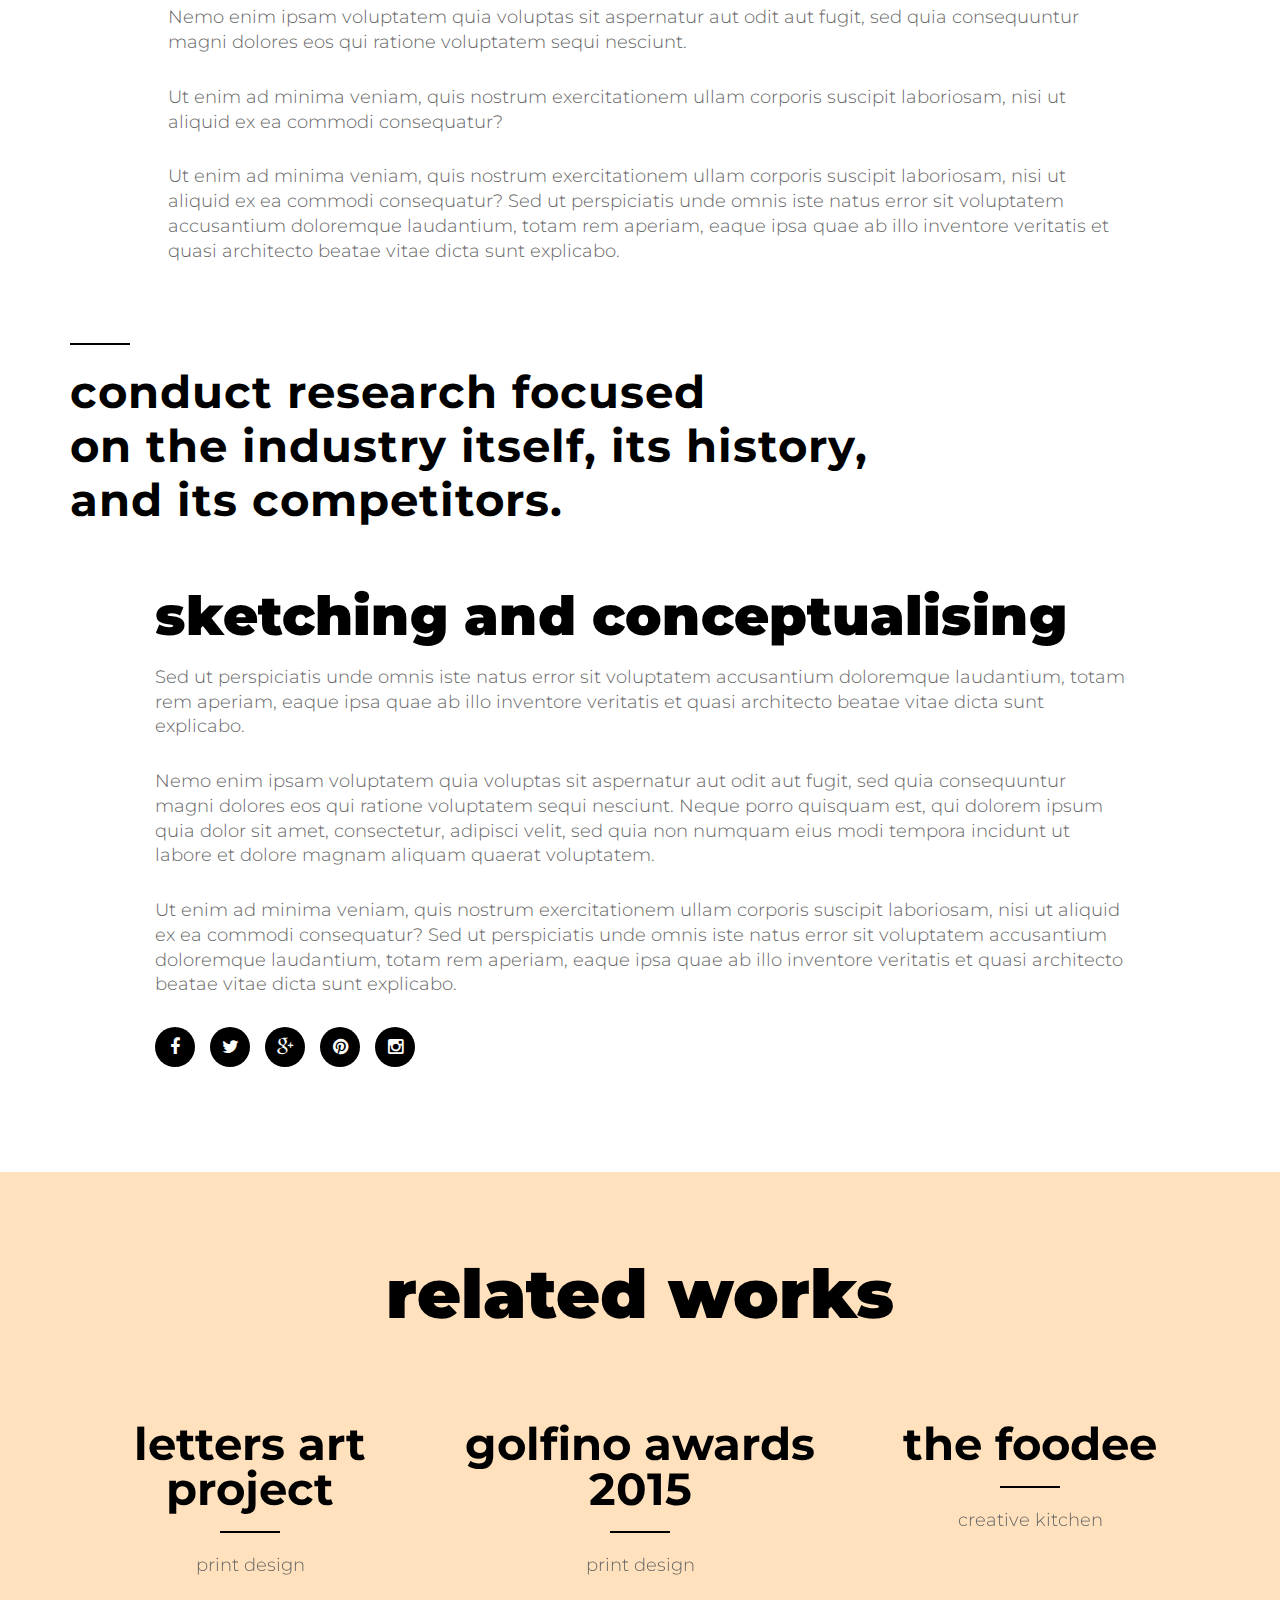
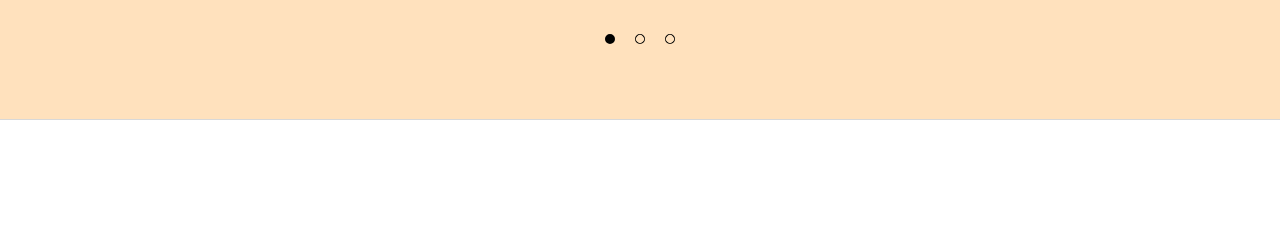
<file: watermelon2/bloginner.html>
<!doctype html>
<!--[if lt IE 7]>      <html class="no-js lt-ie9 lt-ie8 lt-ie7" lang=""> <![endif]-->
<!--[if IE 7]>         <html class="no-js lt-ie9 lt-ie8" lang=""> <![endif]-->
<!--[if IE 8]>         <html class="no-js lt-ie9" lang=""> <![endif]-->
<!--[if gt IE 8]><!--> <html class="no-js" lang=""> <!--<![endif]-->
    <head>
        <meta charset="utf-8">
        <meta http-equiv="X-UA-Compatible" content="IE=edge,chrome=1">
        <title>Clemo – Free HTML5 Multipurpose Portfolio Page Template</title>
        <meta name="description" content="">
        <meta name="viewport" content="width=device-width, initial-scale=1">
        <link rel="apple-touch-icon" href="apple-touch-icon.png">

        <!--Google fonts links-->
        <link href="https://fonts.googleapis.com/css?family=Montserrat:400,700" rel="stylesheet">


        <link rel="stylesheet" href="assets/css/fonticons.css">
        <link rel="stylesheet" href="assets/css/slider-pro.css">
        <!--<link rel="stylesheet" href="assets/css/stylesheet.css">-->
        <link rel="stylesheet" href="assets/css/font-awesome.min.css">
        <link rel="stylesheet" href="assets/css/bootstrap.min.css">


        <!--For Plugins external css-->
        <link rel="stylesheet" href="assets/css/plugins.css" />

        <!--Theme custom css -->
        <link rel="stylesheet" href="assets/css/style.css">

        <!--Theme Responsive css-->
        <link rel="stylesheet" href="assets/css/responsive.css" />

        <script src="assets/js/vendor/modernizr-2.8.3-respond-1.4.2.min.js"></script>
    </head>
    <body data-spy="scroll" data-target=".navbar-collapse">
        <!--[if lt IE 8]>
            <p class="browserupgrade">You are using an <strong>outdated</strong> browser. Please <a href="http://browsehappy.com/">upgrade your browser</a> to improve your experience.</p>
        <![endif]-->
        <div class='preloader'><div class='loaded'>&nbsp;</div></div>
        <header id="main_menu" class="header navbar-fixed-top">            
            <div class="main_menu_bg">
                <div class="container">
                    <div class="row">
                        <div class="nave_menu">
                            <nav class="navbar navbar-default" id="navmenu">
                                <div class="container-fluid">
                                    <!-- Brand and toggle get grouped for better mobile display -->
                                    <div class="navbar-header">
                                        <button type="button" class="navbar-toggle collapsed" data-toggle="collapse" data-target="#bs-example-navbar-collapse-1" aria-expanded="false">
                                            <span class="sr-only">Toggle navigation</span>
                                            <span class="icon-bar"></span>
                                            <span class="icon-bar"></span>
                                            <span class="icon-bar"></span>
                                        </button>
                                        <a class="navbar-brand" href="index.html">
                                            <img src="assets/images/logo.png"/>
                                        </a>
                                    </div>

                                    <!-- Collect the nav links, forms, and other content for toggling -->



                                    <div class="collapse navbar-collapse" id="bs-example-navbar-collapse-1">
                                        <ul class="nav navbar-nav navbar-right">
                                            <li><a href="aboutus.html">about us</a></li>
                                            <li class="dropdown"><a href="#" class="dropdown-toggle" data-toggle="dropdown" role="button" aria-haspopup="true">services</a>
                                                <ul class="dropdown-menu">
                                                    <li><a href="service.html">service page</a></li>
                                                    <li><a href="service1.html">service page two</a></li>
                                                </ul>
                                            </li>
                                            <li class="dropdown"><a href="#" class="dropdown-toggle" data-toggle="dropdown" role="button" aria-haspopup="true">works</a>
                                                <ul class="dropdown-menu">
                                                    <li><a href="work.html">work page</a></li>
                                                    <li><a href="work1.html">work page Two</a></li>
                                                </ul>
                                            </li>
                                            <li class="dropdown"><a href="#" class="dropdown-toggle" data-toggle="dropdown" role="button" aria-haspopup="true">blog</a>
                                                <ul class="dropdown-menu">
                                                    <li><a href="blog.html">blog page</a></li>
                                                    <li><a href="bloginner.html">singleblog page</a></li>
                                                </ul>
                                            </li>
                                            <li><a href="contact.html">contact</a></li>
                                        </ul>    
                                    </div>

                                </div>
                            </nav>
                        </div>	
                    </div>

                </div>

            </div>
        </header> <!--End of header -->




        <!-- Service Section -->
        <section id="bloginner" class="bloginner sections margin-top-120">
            <div class="container">
                <div class="row">
                    <div class="col-sm-12">
                        <div class="head_title text-center">
                            <h1>how to make a good design?</h1>

                            <h5>16 november 2015</h5>
                        </div><!-- End of head title -->
                        <div class="main_bloginner_area">
                            <div class="row">
                                <div class="col-sm-10 col-sm-offset-1">
                                    <div class="main_bloginner_content">
                                        <div class="single_bloginner s_blogIner_1 text-center">
                                            <img src="assets/images/bloginner1.jpg" alt="" />
                                        </div><!-- End of single single_bloginner -->

                                        <div class="single_bloginner s_blogIner_2 margin-top-80">
                                            <div class="separator2"></div>
                                            <p>Sed ut perspiciatis unde omnis iste natus error sit voluptatem accusantium doloremque laudantium, 
                                                totam rem aperiam, eaque ipsa quae ab illo inventore veritatis et quasi architecto beatae vitae dicta sunt explicabo. </p>

                                            <p>Nemo enim ipsam voluptatem quia voluptas sit aspernatur aut odit aut fugit,
                                                sed quia consequuntur magni dolores eos qui ratione voluptatem sequi nesciunt. Neque porro quisquam est, qui dolorem ipsum quia dolor sit amet, consectetur,
                                                adipisci velit, sed quia non numquam eius modi tempora incidunt ut labore et dolore magnam aliquam quaerat voluptatem.</p>

                                            <p>Ut enim ad minima veniam, quis nostrum exercitationem ullam corporis suscipit laboriosam, nisi ut aliquid ex ea commodi 
                                                consequatur? Sed ut perspiciatis unde omnis iste natus error sit voluptatem accusantium doloremque laudantium,
                                                totam rem aperiam, eaque ipsa quae ab illo inventore veritatis et quasi architecto beatae vitae dicta sunt explicabo. </p>

                                        </div>

                                        <div class="single_bloginner s_blogIner_3 margin-top-60">
                                            <h1>sketching and conceptualising</h1>
                                            <p>Sed ut perspiciatis unde omnis iste natus error sit voluptatem accusantium doloremque laudantium, totam rem aperiam, 
                                                eaque ipsa quae ab illo inventore veritatis et quasi architecto beatae vitae dicta sunt explicabo. </p>

                                            <p>
                                                Nemo enim ipsam voluptatem quia voluptas sit aspernatur aut odit aut fugit, sed 	
                                                quia consequuntur magni dolores eos qui ratione voluptatem sequi nesciunt. </p>

                                            <p>	Ut enim ad minima veniam, quis nostrum exercitationem ullam corporis suscipit
                                                laboriosam, nisi ut aliquid ex ea commodi consequatur?</p>

                                            <p>Ut enim ad minima veniam, quis nostrum exercitationem ullam corporis suscipit laboriosam, nisi ut aliquid ex ea commodi consequatur? 
                                                Sed ut perspiciatis unde omnis iste natus error sit voluptatem accusantium doloremque laudantium, totam rem aperiam, eaque ipsa quae ab 
                                                illo inventore veritatis et quasi architecto beatae vitae dicta sunt explicabo. </p> 
                                        </div>
                                    </div>
                                </div>
                            </div>
                        </div>

                        <div class="row">
                            <div class="col-sm-12">
                                <div class="single_bloginner s_blogIner_4 single_bloginner_bottom_heading margin-top-80">
                                    <div class="separator2"></div>
                                    <h4>conduct research focused <br />
                                        on the industry itself, its history, <br />
                                        and its competitors.</h4>
                                </div>
                            </div>

                            <div class="row">
                                <div class="col-sm-10 col-sm-push-1">
                                    <div class="single_bloginner s_blogIner_5 margin-top-60">
                                        <h1>sketching and conceptualising</h1>
                                        <p>Sed ut perspiciatis unde omnis iste natus error sit voluptatem accusantium doloremque laudantium, totam rem aperiam, 
                                            eaque ipsa quae ab illo inventore veritatis et quasi architecto beatae vitae dicta sunt explicabo. </p>

                                        <p>Nemo enim ipsam voluptatem quia voluptas sit aspernatur aut odit aut fugit, sed quia consequuntur magni dolores eos qui ratione voluptatem sequi nesciunt. Neque porro quisquam est, qui dolorem ipsum quia dolor sit amet, consectetur, adipisci velit, 
                                            sed quia non numquam eius modi tempora incidunt ut labore et dolore magnam aliquam quaerat voluptatem.</p>

                                        <p>Ut enim ad minima veniam, quis nostrum exercitationem ullam corporis suscipit laboriosam, nisi ut aliquid ex ea commodi consequatur? Sed ut perspiciatis unde omnis iste natus error sit voluptatem accusantium doloremque laudantium, 
                                            totam rem aperiam, eaque ipsa quae ab illo inventore veritatis et quasi architecto beatae vitae dicta sunt explicabo. </p>


                                        <div class="work_socail transition">
                                            <a href=""><i class="fa fa-facebook img-circle"></i></a>
                                            <a href=""><i class="fa fa-twitter img-circle"></i></a>
                                            <a href=""><i class="fa fa-google-plus img-circle"></i></a>
                                            <a href=""><i class="fa fa-pinterest img-circle"></i></a>
                                            <a href=""><i class="fa fa-instagram img-circle"></i></a>
                                        </div>
                                    </div>

                                </div>
                            </div>
                        </div>
                    </div><!-- End of col-sm-12 -->
                </div><!-- End of row -->
            </div><!-- End of Container -->
        </section><!-- End of Service Section -->




        <!-- Team Section -->
        <section id="work1_team" class="work1_team colorsbg sections">
            <div class="container">
                <div class="row">
                    <div class="main_work1_team_area">
                        <div class="head_title text-center">
                            <h1>related works</h1>
                        </div><!-- End of head title -->

                        <div class="main_work1_team text-center">
                            <div class="single_work1_team">
                                <div class="col-sm-12">
                                    <div class="row">
                                        <div class="col-sm-4">
                                            <div class="team">
                                                <h4>letters art
                                                    project</h4>
                                                <div class="separator"></div>
                                                <p>print design</p>
                                            </div>
                                        </div> <!-- End of col-sm-4 --> 
                                        <div class="col-sm-4">
                                            <div class="team">
                                                <h4>golfino awards
                                                    2015</h4>
                                                <div class="separator"></div>
                                                <p>print design</p>
                                            </div>
                                        </div> <!-- End of col-sm-4 --> 
                                        <div class="col-sm-4">
                                            <div class="team">
                                                <h4>the foodee</h4>
                                                <div class="separator"></div>
                                                <p>creative kitchen</p>
                                            </div>
                                        </div><!-- End of col-sm-4 -->  
                                    </div>
                                </div><!-- End of col-sm-10 -->
                            </div>

                            <div class="single_work1_team">
                                <div class="col-sm-10 col-sm-offset-1">
                                    <div class="row">
                                        <div class="col-sm-4">
                                            <div class="team">
                                                <h4>letters art
                                                    project</h4>
                                                <div class="separator"></div>
                                                <p>print design</p>
                                            </div>
                                        </div> <!-- End of col-sm-4 --> 
                                        <div class="col-sm-4">
                                            <div class="team">
                                                <h4>golfino awards
                                                    2015</h4>
                                                <div class="separator"></div>
                                                <p>print design</p>
                                            </div>
                                        </div> <!-- End of col-sm-4 --> 
                                        <div class="col-sm-4">
                                            <div class="team">
                                                <h4>the foodee</h4>
                                                <div class="separator"></div>
                                                <p>creative kitchen</p>
                                            </div>
                                        </div><!-- End of col-sm-4 -->  
                                    </div>
                                </div><!-- End of col-sm-10 -->
                            </div>
                            <div class="single_work1_team">
                                <div class="col-sm-10 col-sm-offset-1">
                                    <div class="row">
                                        <div class="col-sm-4">
                                            <div class="team">
                                                <h4>letters art
                                                    project</h4>
                                                <div class="separator"></div>
                                                <p>print design</p>
                                            </div>
                                        </div> <!-- End of col-sm-4 --> 
                                        <div class="col-sm-4">
                                            <div class="team">
                                                <h4>golfino awards
                                                    2015</h4>
                                                <div class="separator"></div>
                                                <p>print design</p>
                                            </div>
                                        </div> <!-- End of col-sm-4 --> 
                                        <div class="col-sm-4">
                                            <div class="team">
                                                <h4>the foodee</h4>
                                                <div class="separator"></div>
                                                <p>creative kitchen</p>
                                            </div>
                                        </div><!-- End of col-sm-4 -->  
                                    </div>
                                </div><!-- End of col-sm-10 -->
                            </div>
                        </div>
                    </div>
                </div><!-- End of row -->
            </div><!-- End of Contaier -->
        </section><!-- End of portfolio Section --> 


        <!-- footer Section -->
        <footer id="footer" class="footer">
            <div class="container">
                <div class="main_footer">
                    <div class="row">
                        <div class="col-sm-12">
                            <div class="copyright_text text-center">
                                <p class=" wow fadeInRight" data-wow-duration="1s">Made with <i class="fa fa-heart"></i> by <a target="_blank" href="https://bootstrapthemes.co">Bootstrap Themes</a>2016. All Rights Reserved</p>
                            </div>
                        </div>
                    </div>
                </div>
            </div><!-- End of container -->
        </footer><!-- End of footer -->



        <!-- START SCROLL TO TOP  -->

        <div class="scrollup">
            <a href="#"><i class="fa fa-chevron-up"></i></a>
        </div>

        <script src="assets/js/vendor/jquery-1.11.2.min.js"></script>
        <script src="assets/js/vendor/bootstrap.min.js"></script>

        <script src="assets/js/jquery.easing.1.3.js"></script>
        <script src="assets/js/masonry/masonry.min.js"></script>
        <script type="text/javascript">
            $('.mixcontent').masonry();
        </script>

        <script src="assets/js/jquery.sliderPro.min.js"></script>
        <script type="text/javascript">
            $(document).ready(function ($) {
                $('#example3').sliderPro({
                    width: 960,
                    height: 200,
                    fade: true,
                    arrows: false,
                    buttons: true,
                    fullScreen: false,
                    shuffle: true,
                    smallSize: 500,
                    mediumSize: 1000,
                    largeSize: 3000,
                    thumbnailArrows: true,
                    autoplay: false,
                    thumbnailsContainerSize: 960

                });
            });
        </script>
        <script src="assets/js/plugins.js"></script>
        <script src="assets/js/main.js"></script>

    </body>
</html>
</file>
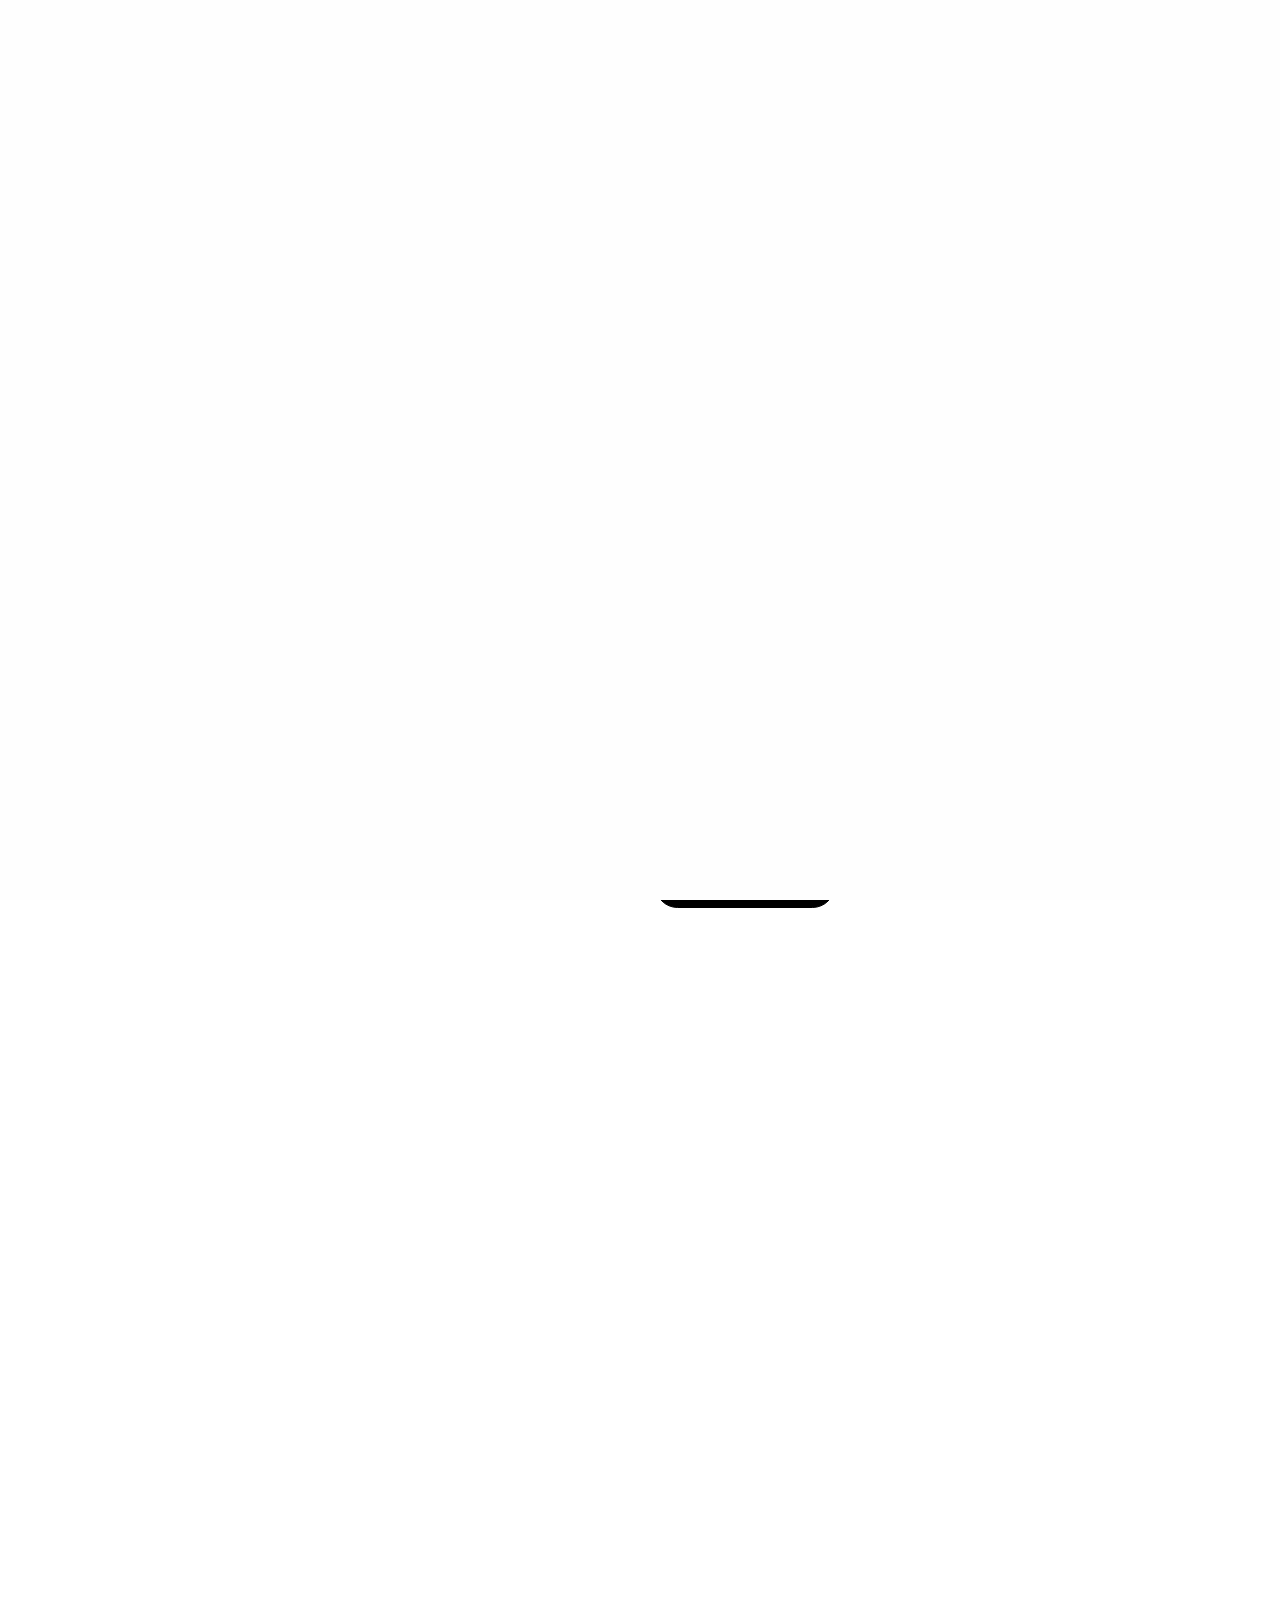
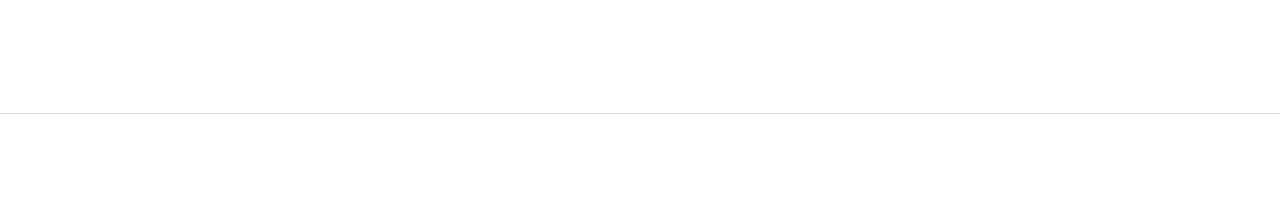
<file: watermelon2/contact.html>
<!doctype html>
<!--[if lt IE 7]>      <html class="no-js lt-ie9 lt-ie8 lt-ie7" lang=""> <![endif]-->
<!--[if IE 7]>         <html class="no-js lt-ie9 lt-ie8" lang=""> <![endif]-->
<!--[if IE 8]>         <html class="no-js lt-ie9" lang=""> <![endif]-->
<!--[if gt IE 8]><!--> <html class="no-js" lang=""> <!--<![endif]-->
    <head>
        <meta charset="utf-8">
        <meta http-equiv="X-UA-Compatible" content="IE=edge,chrome=1">
        <title>Clemo – Free HTML5 Multipurpose Portfolio Page Template</title>
        <meta name="description" content="">
        <meta name="viewport" content="width=device-width, initial-scale=1">
        <link rel="apple-touch-icon" href="apple-touch-icon.png">

        
        <!--Google fonts links-->
        <link href="https://fonts.googleapis.com/css?family=Montserrat:400,700" rel="stylesheet">


        <link rel="stylesheet" href="assets/css/fonticons.css">
        <link rel="stylesheet" href="assets/css/slider-pro.css">
        <!--<link rel="stylesheet" href="assets/css/stylesheet.css">-->
        <link rel="stylesheet" href="assets/css/font-awesome.min.css">
        <link rel="stylesheet" href="assets/css/bootstrap.min.css">


        <!--For Plugins external css-->
        <link rel="stylesheet" href="assets/css/plugins.css" />

        <!--Theme custom css -->
        <link rel="stylesheet" href="assets/css/style.css">

        <!--Theme Responsive css-->
        <link rel="stylesheet" href="assets/css/responsive.css" />

        <script src="assets/js/vendor/modernizr-2.8.3-respond-1.4.2.min.js"></script>
    </head>
    <body data-spy="scroll" data-target=".navbar-collapse">
        <!--[if lt IE 8]>
            <p class="browserupgrade">You are using an <strong>outdated</strong> browser. Please <a href="http://browsehappy.com/">upgrade your browser</a> to improve your experience.</p>
        <![endif]-->
        <div class='preloader'><div class='loaded'>&nbsp;</div></div>
        <header id="main_menu" class="header navbar-fixed-top">            
            <div class="main_menu_bg">
                <div class="container">
                    <div class="row">
                        <div class="nave_menu">
                            <nav class="navbar navbar-default" id="navmenu">
                                <div class="container-fluid">
                                    <!-- Brand and toggle get grouped for better mobile display -->
                                    <div class="navbar-header">
                                        <button type="button" class="navbar-toggle collapsed" data-toggle="collapse" data-target="#bs-example-navbar-collapse-1" aria-expanded="false">
                                            <span class="sr-only">Toggle navigation</span>
                                            <span class="icon-bar"></span>
                                            <span class="icon-bar"></span>
                                            <span class="icon-bar"></span>
                                        </button>
                                        <a class="navbar-brand" href="index.html">
                                            <img src="assets/images/logo.png"/>
                                        </a>
                                    </div>

                                    <!-- Collect the nav links, forms, and other content for toggling -->



                                    <div class="collapse navbar-collapse" id="bs-example-navbar-collapse-1">
                                        <ul class="nav navbar-nav navbar-right">
                                            <li><a href="aboutus.html">about us</a></li>
                                            <li class="dropdown"><a href="#" class="dropdown-toggle" data-toggle="dropdown" role="button" aria-haspopup="true">services</a>
                                                <ul class="dropdown-menu">
                                                    <li><a href="service.html">service page</a></li>
                                                    <li><a href="service1.html">service page two</a></li>
                                                </ul>
                                            </li>
                                            <li class="dropdown"><a href="#" class="dropdown-toggle" data-toggle="dropdown" role="button" aria-haspopup="true">works</a>
                                                <ul class="dropdown-menu">
                                                    <li><a href="work.html">work page</a></li>
                                                    <li><a href="work1.html">work page Two</a></li>
                                                </ul>
                                            </li>
                                            <li class="dropdown"><a href="#" class="dropdown-toggle" data-toggle="dropdown" role="button" aria-haspopup="true">blog</a>
                                                <ul class="dropdown-menu">
                                                    <li><a href="blog.html">blog page</a></li>
                                                    <li><a href="bloginner.html">singleblog page</a></li>
                                                </ul>
                                            </li>
                                            <li><a href="contact.html">contact</a></li>
                                        </ul>    
                                    </div>

                                </div>
                            </nav>
                        </div>	
                    </div>

                </div>

            </div>
        </header> <!--End of header -->



        <!-- Contact Section -->
        <section id="contact" class="contactus margin-top-120">
            <div class="container">
                <div class="row">
                    <div class="col-sm-12">
                        <div class="main_contact sections">
                            <div class="head_title text-center">
                                <h1>get in touch</h1>
                            </div>

                            <div class="row">
                                <div class="contact_contant">
                                    <div class="col-sm-6 col-xs-12">
                                        <div class="single_message_right_info">
                                            <ul>
                                                <li><i class="fa fa-map-marker"></i> <span>23 Mulholland Drive, Suite 721. Los Angeles 10010
                                                        100 S. Main Street. Los Angeles 90012</span></li>

                                                <li><i class="fa fa-mobile-phone"></i> <span>+1-670-567-5590</span></li>

                                                <li><i class="fa fa-envelope-o"></i> <span>hello@clemocreative.com</span></li>
                                            </ul>

                                            <div class="work_socail transition">
                                                <a href=""><i class="fa fa-facebook img-circle"></i></a>
                                                <a href=""><i class="fa fa-twitter img-circle"></i></a>
                                                <a href=""><i class="fa fa-google-plus img-circle"></i></a>
                                                <a href=""><i class="fa fa-pinterest img-circle"></i></a>
                                                <a href=""><i class="fa fa-instagram img-circle"></i></a>
                                            </div>
                                        </div>
                                    </div><!-- End of col-sm-6 -->

                                    <div class="col-sm-6 col-xs-12">
                                        <div class="single_contant_left margin-top-60">
                                            <form action="#" id="formid">
                                                <!--<div class="col-lg-8 col-md-8 col-sm-10 col-lg-offset-2 col-md-offset-2 col-sm-offset-1">-->

                                                <div class="form-group">
                                                    <label>name</label>
                                                    <input type="text" class="form-control" name="name" required="">
                                                </div>

                                                <div class="form-group">
                                                    <label>e-mail</label>
                                                    <input type="email" class="form-control" name="email" required="">
                                                </div>

                                                <div class="form-group">
                                                    <label>your message</label>
                                                    <textarea class="form-control" name="message" rows="8"></textarea>
                                                </div>

                                                <div class="">
                                                    <input type="submit" value="submit" class="btn">
                                                </div>
                                                <!--</div>--> 
                                            </form>
                                        </div>
                                    </div>
                                </div> <!-- End of messsage contant-->
                            </div>
                        </div>
                    </div>
                </div><!-- End of row -->
            </div><!-- End of container -->
        </section><!-- End of contact Section -->


        <!-- Maps Section -->
        <section id="maps" class="maps ">
            <div class="ourmap"></div>
        </section><!-- End of Maps Section -->

        <!-- footer section -->
        <footer id="footer" class="footer">
            <div class="container">
                <div class="main_footer">
                    <div class="row">
                        <div class="col-sm-12">
                            <div class="copyright_text text-center">
                                <p class=" wow fadeInRight" data-wow-duration="1s">Made with <i class="fa fa-heart"></i> by <a target="_blank" href="https://bootstrapthemes.co">Bootstrap Themes</a>2016. All Rights Reserved</p>
                            </div>
                        </div>
                    </div>
                </div>
            </div><!-- End of container -->
        </footer><!-- End of footer Section-->



        <!-- START SCROLL TO TOP  -->

        <div class="scrollup">
            <a href="#"><i class="fa fa-chevron-up"></i></a>
        </div>

        <script src="assets/js/vendor/jquery-1.11.2.min.js"></script>
        <script src="assets/js/vendor/bootstrap.min.js"></script>
        <script src="assets/js/jquery.easing.1.3.js"></script>

        <script src="http://maps.google.com/maps/api/js"></script>
        <script src="assets/js/gmaps.min.js"></script>
        <script>
            var map = new GMaps({
                el: '.ourmap',
                lat: -12.043333,
                lng: -77.028333,
                scrollwheel: false,
                zoom: 15,
                zoomControl: true,
                panControl: false,
                streetViewControl: false,
                mapTypeControl: false,
                overviewMapControl: false,
                clickable: false,
                styles: [{'stylers': [{'hue': '#000'}, {saturation: -200},
                            {gamma: 0.50}]}]
            });
            map.addMarker({
                lat: -12.043333,
                lng: -77.028333
            });

        </script>
        <script src="assets/js/plugins.js"></script>
        <script src="assets/js/main.js"></script>

    </body>
</html>
</file>
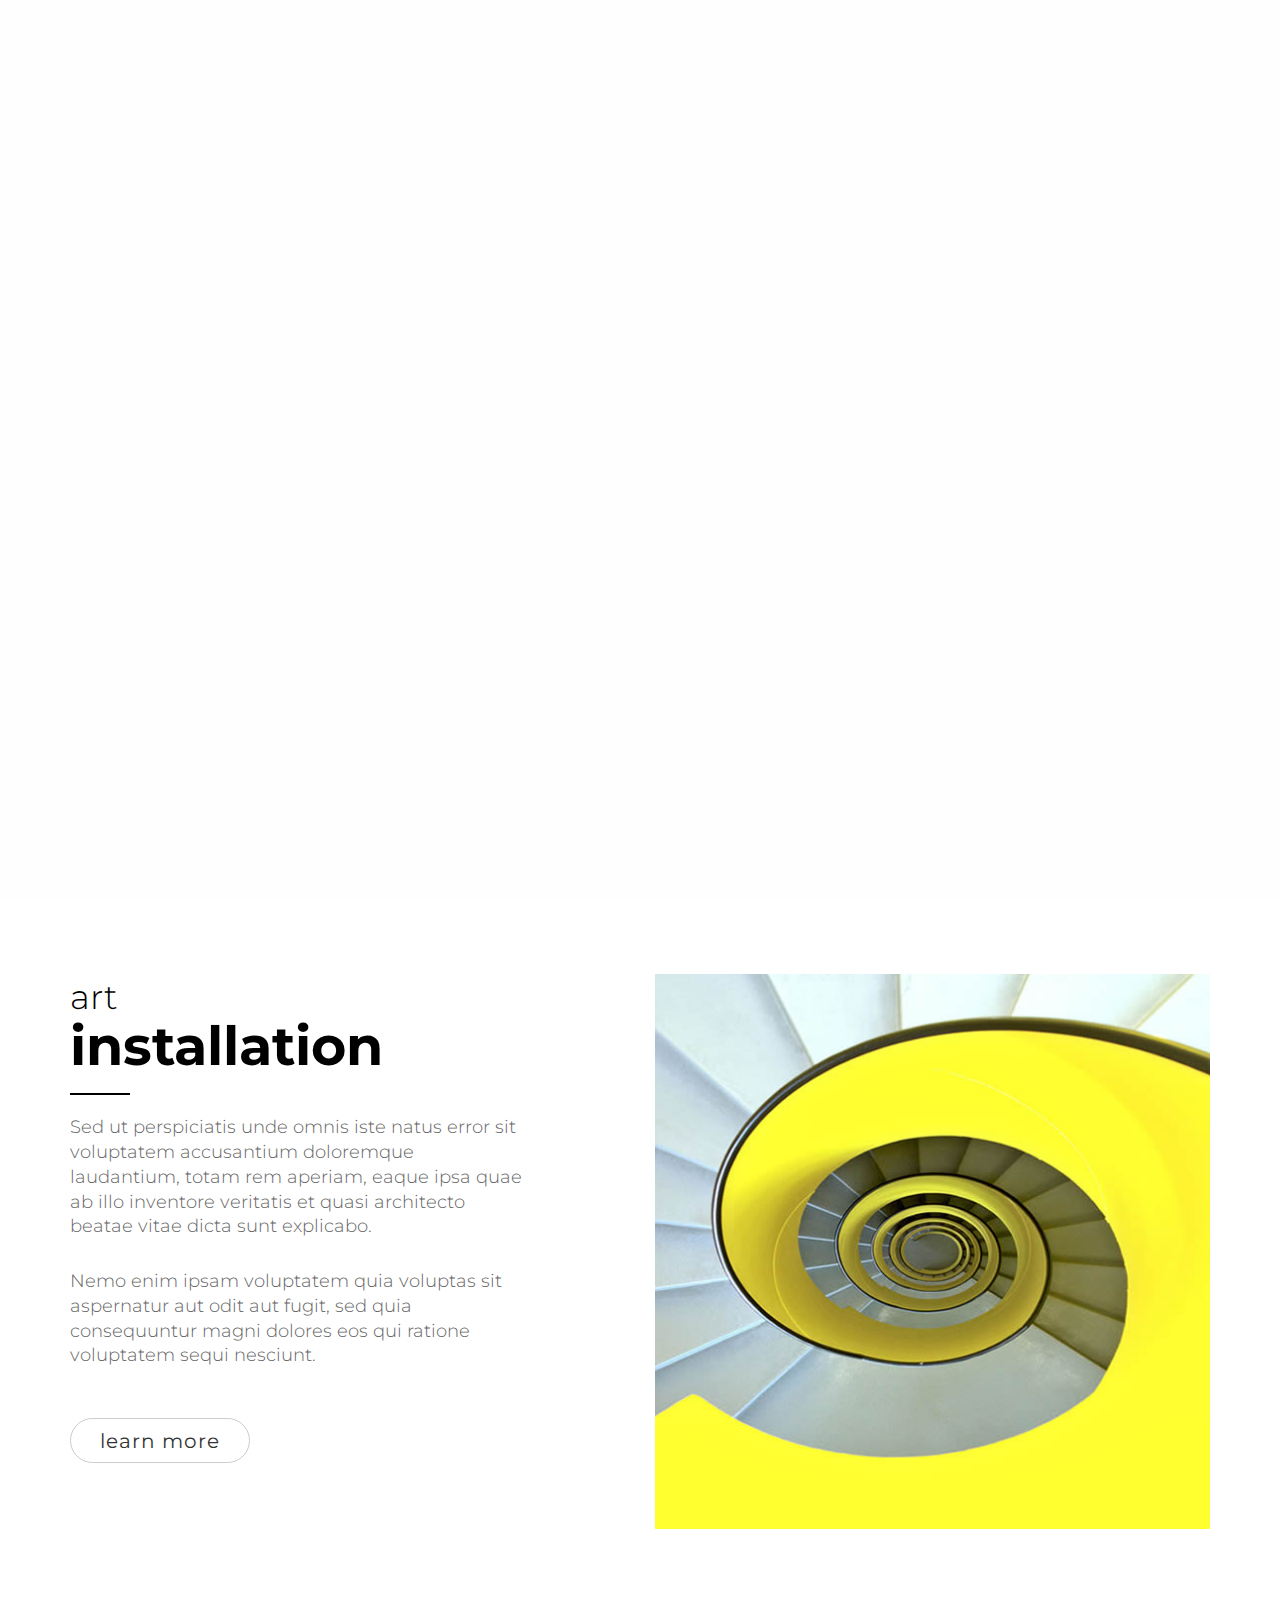
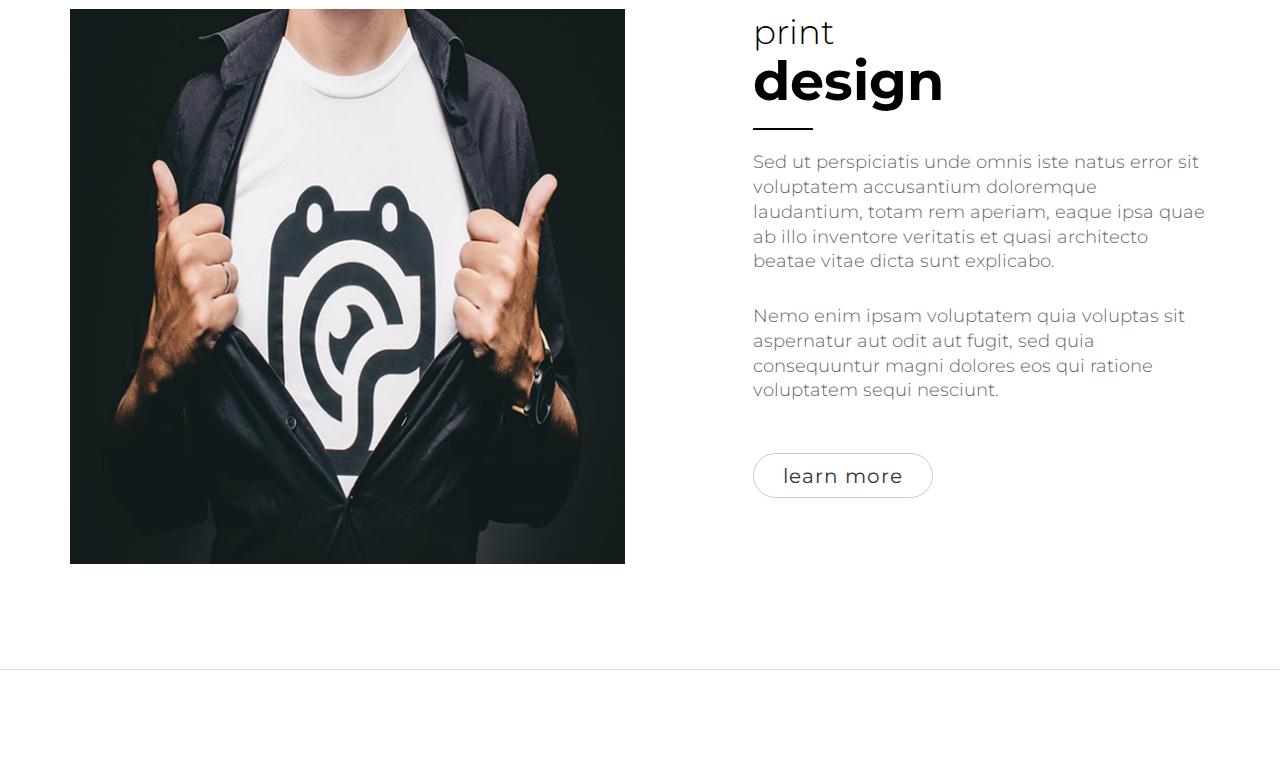
<file: watermelon2/service.html>
<!doctype html>
<!--[if lt IE 7]>      <html class="no-js lt-ie9 lt-ie8 lt-ie7" lang=""> <![endif]-->
<!--[if IE 7]>         <html class="no-js lt-ie9 lt-ie8" lang=""> <![endif]-->
<!--[if IE 8]>         <html class="no-js lt-ie9" lang=""> <![endif]-->
<!--[if gt IE 8]><!--> <html class="no-js" lang=""> <!--<![endif]-->
    <head>
        <meta charset="utf-8">
        <meta http-equiv="X-UA-Compatible" content="IE=edge,chrome=1">
        <title>Clemo – Free HTML5 Multipurpose Portfolio Page Template</title>
        <meta name="description" content="">
        <meta name="viewport" content="width=device-width, initial-scale=1">
        <link rel="apple-touch-icon" href="apple-touch-icon.png">

        <!--Google fonts links-->
        <link href="https://fonts.googleapis.com/css?family=Montserrat:400,700" rel="stylesheet">

        <link rel="stylesheet" href="assets/css/fonticons.css">
        <!--<link rel="stylesheet" href="assets/css/stylesheet.css">-->
        <link rel="stylesheet" href="assets/css/font-awesome.min.css">
        <link rel="stylesheet" href="assets/css/bootstrap.min.css">


        <!--For Plugins external css-->
        <link rel="stylesheet" href="assets/css/plugins.css" />

        <!--Theme custom css -->
        <link rel="stylesheet" href="assets/css/style.css">

        <!--Theme Responsive css-->
        <link rel="stylesheet" href="assets/css/responsive.css" />

        <script src="assets/js/vendor/modernizr-2.8.3-respond-1.4.2.min.js"></script>
    </head>
    <body data-spy="scroll" data-target=".navbar-collapse">
        <!--[if lt IE 8]>
            <p class="browserupgrade">You are using an <strong>outdated</strong> browser. Please <a href="http://browsehappy.com/">upgrade your browser</a> to improve your experience.</p>
        <![endif]-->
        <div class='preloader'><div class='loaded'>&nbsp;</div></div>
        <header id="main_menu" class="header navbar-fixed-top">            
            <div class="main_menu_bg">
                <div class="container">
                    <div class="row">
                        <div class="nave_menu">
                            <nav class="navbar navbar-default" id="navmenu">
                                <div class="container-fluid">
                                    <!-- Brand and toggle get grouped for better mobile display -->
                                    <div class="navbar-header">
                                        <button type="button" class="navbar-toggle collapsed" data-toggle="collapse" data-target="#bs-example-navbar-collapse-1" aria-expanded="false">
                                            <span class="sr-only">Toggle navigation</span>
                                            <span class="icon-bar"></span>
                                            <span class="icon-bar"></span>
                                            <span class="icon-bar"></span>
                                        </button>
                                        <a class="navbar-brand" href="index.html">
                                            <img src="assets/images/logo.png"/>
                                        </a>
                                    </div>

                                    <!-- Collect the nav links, forms, and other content for toggling -->



                                    <div class="collapse navbar-collapse" id="bs-example-navbar-collapse-1">
                                        <ul class="nav navbar-nav navbar-right">
                                            <li><a href="aboutus.html">about us</a></li>
                                            <li class="dropdown"><a href="#" class="dropdown-toggle" data-toggle="dropdown" role="button" aria-haspopup="true">services</a>
                                                <ul class="dropdown-menu">
                                                    <li><a href="service.html">service page</a></li>
                                                    <li><a href="service1.html">service page two</a></li>
                                                </ul>
                                            </li>
                                            <li class="dropdown"><a href="#" class="dropdown-toggle" data-toggle="dropdown" role="button" aria-haspopup="true">works</a>
                                                <ul class="dropdown-menu">
                                                    <li><a href="work.html">work page</a></li>
                                                    <li><a href="work1.html">work page Two</a></li>
                                                </ul>
                                            </li>
                                            <li class="dropdown"><a href="#" class="dropdown-toggle" data-toggle="dropdown" role="button" aria-haspopup="true">blog</a>
                                                <ul class="dropdown-menu">
                                                    <li><a href="blog.html">blog page</a></li>
                                                    <li><a href="bloginner.html">singleblog page</a></li>
                                                </ul>
                                            </li>
                                            <li><a href="contact.html">contact</a></li>
                                        </ul>    
                                    </div>

                                </div>
                            </nav>
                        </div>	
                    </div>

                </div>

            </div>
        </header> <!--End of header -->



        <!-- Service Section -->
        <section id="service" class="service sections margin-top-120">
            <div class="container">
                <div class="row">
                    <div class="col-sm-12">
                        <div class="head_title text-center">
                            <h1>services</h1>
                        </div><!-- End of head title -->

                        <div class="main_service_area"> 
                            <div class="single_service_area">
                                <div class="row">
                                    <div class="col-sm-6">
                                        <div class="signle_service_left">
                                            <img src="assets/images/service4.jpg" alt="" />
                                        </div>
                                    </div>
                                    <div class="col-sm-5 col-sm-push-1">
                                        <div class="single_service">
                                            <h3>creative</h3>
                                            <h2>kitchen</h2>
                                            <div class="separator2"></div>
                                            <p>Sed ut perspiciatis unde omnis iste natus error sit voluptatem accusantium doloremque laudantium, totam rem aperiam,
                                                eaque ipsa quae ab illo inventore veritatis et quasi architecto beatae vitae dicta sunt explicabo.  </p>

                                            <p>Nemo enim ipsam voluptatem quia voluptas sit aspernatur aut odit aut fugit, 
                                                sed quia consequuntur magni dolores eos qui ratione voluptatem sequi nesciunt.</p>

                                            <a href="" class="btn btn-default">learn more</a>
                                        </div>
                                    </div>
                                </div>
                            </div><!-- End of single service area -->

                            <div class="single_service_area  margin-top-80">
                                <div class="row">

                                    <div class="col-sm-6 col-sm-push-6">
                                        <div class="signle_service_left">
                                            <img src="assets/images/service5.jpg" alt="" />
                                        </div>
                                    </div>

                                    <div class="col-sm-5 col-sm-pull-6">
                                        <div class="single_service">
                                            <h3>art</h3>
                                            <h2>installation</h2>
                                            <div class="separator2"></div>
                                            <p>Sed ut perspiciatis unde omnis iste natus error sit voluptatem accusantium doloremque laudantium, totam rem aperiam,
                                                eaque ipsa quae ab illo inventore veritatis et quasi architecto beatae vitae dicta sunt explicabo.  </p>

                                            <p>Nemo enim ipsam voluptatem quia voluptas sit aspernatur aut odit aut fugit, 
                                                sed quia consequuntur magni dolores eos qui ratione voluptatem sequi nesciunt.</p>

                                            <a href="" class="btn btn-default">learn more</a>
                                        </div>
                                    </div>

                                </div>
                            </div><!-- End of single service area -->

                            <div class="single_service_area margin-top-80">
                                <div class="row">
                                    <div class="col-sm-6">
                                        <div class="signle_service_left">
                                            <img src="assets/images/service6.jpg" alt="" />
                                        </div>
                                    </div>
                                    <div class="col-sm-5 col-sm-push-1">
                                        <div class="single_service">
                                            <h3>print</h3>
                                            <h2>design</h2>
                                            <div class="separator2"></div>
                                            <p>Sed ut perspiciatis unde omnis iste natus error sit voluptatem accusantium doloremque laudantium, totam rem aperiam,
                                                eaque ipsa quae ab illo inventore veritatis et quasi architecto beatae vitae dicta sunt explicabo.  </p>

                                            <p>Nemo enim ipsam voluptatem quia voluptas sit aspernatur aut odit aut fugit, 
                                                sed quia consequuntur magni dolores eos qui ratione voluptatem sequi nesciunt.</p>

                                            <a href="" class="btn btn-default">learn more</a>
                                        </div>
                                    </div>
                                </div>
                            </div><!-- End of single service area -->
                        </div>
                    </div><!-- End of col-sm-12 -->
                </div><!-- End of row -->
            </div><!-- End of Container -->
        </section><!-- End of Service Section -->



        <!-- footer Section -->
        <footer id="footer" class="footer">
            <div class="container">
                <div class="main_footer">
                    <div class="row">
                        <div class="col-sm-12">
                            <div class="copyright_text text-center">
                                <p class=" wow fadeInRight" data-wow-duration="1s">Made with <i class="fa fa-heart"></i> by <a target="_blank" href="https://bootstrapthemes.co">Bootstrap Themes</a>2016. All Rights Reserved</p>
                            </div>
                        </div>
                    </div>
                </div>
            </div><!-- End of container -->
        </footer><!-- End of footer -->



        <!-- START SCROLL TO TOP  -->

        <div class="scrollup">
            <a href="#"><i class="fa fa-chevron-up"></i></a>
        </div>

        <script src="assets/js/vendor/jquery-1.11.2.min.js"></script>
        <script src="assets/js/vendor/bootstrap.min.js"></script>

        <script src="assets/js/jquery.easing.1.3.js"></script>

        <script src="assets/js/plugins.js"></script>
        <script src="assets/js/main.js"></script>

    </body>
</html>
</file>
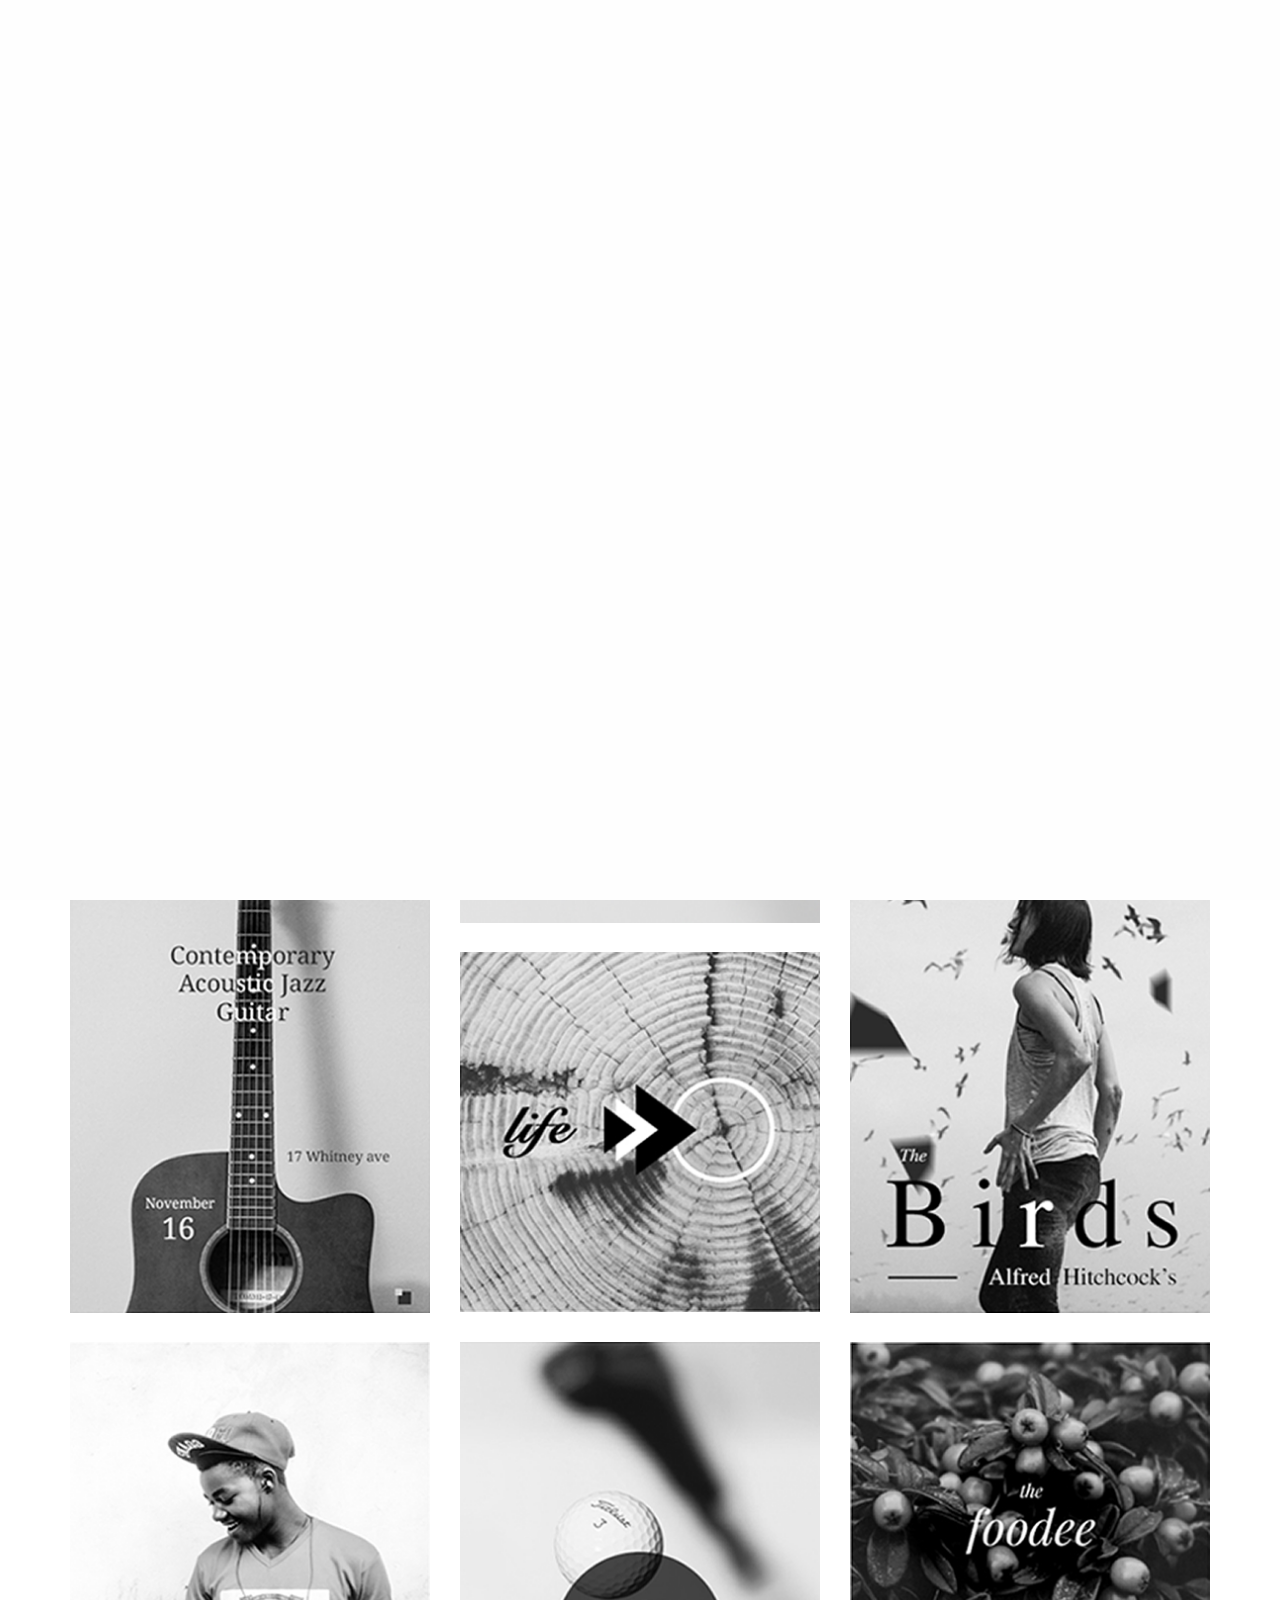
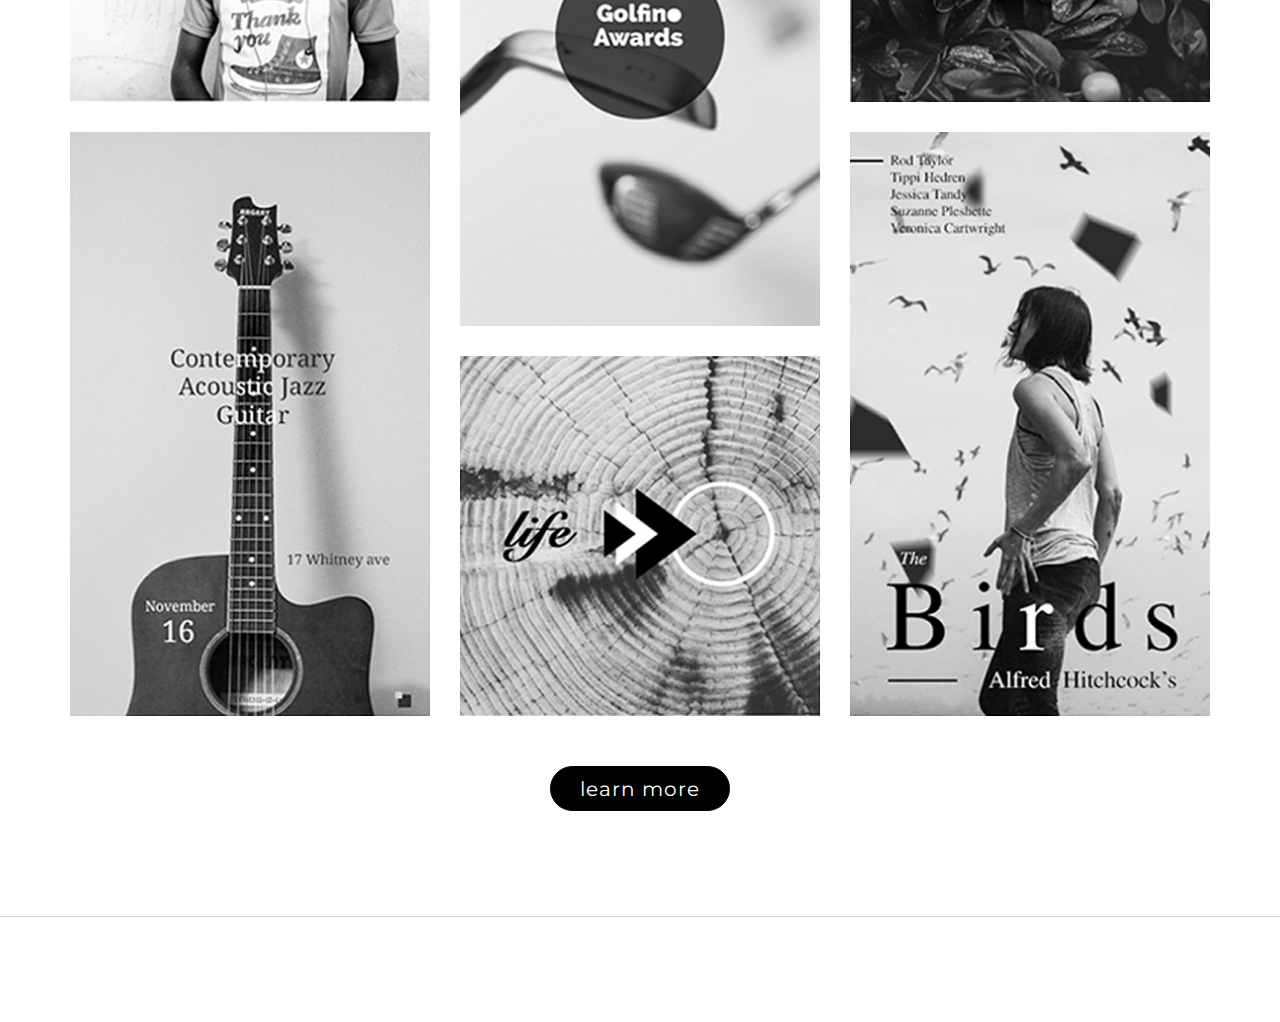
<file: watermelon2/work.html>
<!doctype html>
<!--[if lt IE 7]>      <html class="no-js lt-ie9 lt-ie8 lt-ie7" lang=""> <![endif]-->
<!--[if IE 7]>         <html class="no-js lt-ie9 lt-ie8" lang=""> <![endif]-->
<!--[if IE 8]>         <html class="no-js lt-ie9" lang=""> <![endif]-->
<!--[if gt IE 8]><!--> <html class="no-js" lang=""> <!--<![endif]-->
    <head>
        <meta charset="utf-8">
        <meta http-equiv="X-UA-Compatible" content="IE=edge,chrome=1">
        <title>Clemo – Free HTML5 Multipurpose Portfolio Page Template</title>
        <meta name="description" content="">
        <meta name="viewport" content="width=device-width, initial-scale=1">
        <link rel="apple-touch-icon" href="apple-touch-icon.png">


        <!--Google fonts links-->
        <link href="https://fonts.googleapis.com/css?family=Montserrat:400,700" rel="stylesheet">

        <link rel="stylesheet" href="assets/css/fonticons.css">
        <link rel="stylesheet" href="assets/css/slider-pro.css">
        <!--<link rel="stylesheet" href="assets/css/stylesheet.css">-->
        <link rel="stylesheet" href="assets/css/font-awesome.min.css">
        <link rel="stylesheet" href="assets/css/bootstrap.min.css">


        <!--For Plugins external css-->
        <link rel="stylesheet" href="assets/css/plugins.css" />

        <!--Theme custom css -->
        <link rel="stylesheet" href="assets/css/style.css">

        <!--Theme Responsive css-->
        <link rel="stylesheet" href="assets/css/responsive.css" />

        <script src="assets/js/vendor/modernizr-2.8.3-respond-1.4.2.min.js"></script>
    </head>
    <body data-spy="scroll" data-target=".navbar-collapse">
        <!--[if lt IE 8]>
            <p class="browserupgrade">You are using an <strong>outdated</strong> browser. Please <a href="http://browsehappy.com/">upgrade your browser</a> to improve your experience.</p>
        <![endif]-->
        <div class='preloader'><div class='loaded'>&nbsp;</div></div>
        <header id="main_menu" class="header navbar-fixed-top">            
            <div class="main_menu_bg">
                <div class="container">
                    <div class="row">
                        <div class="nave_menu">
                            <nav class="navbar navbar-default" id="navmenu">
                                <div class="container-fluid">
                                    <!-- Brand and toggle get grouped for better mobile display -->
                                    <div class="navbar-header">
                                        <button type="button" class="navbar-toggle collapsed" data-toggle="collapse" data-target="#bs-example-navbar-collapse-1" aria-expanded="false">
                                            <span class="sr-only">Toggle navigation</span>
                                            <span class="icon-bar"></span>
                                            <span class="icon-bar"></span>
                                            <span class="icon-bar"></span>
                                        </button>
                                        <a class="navbar-brand" href="index.html">
                                            <img src="assets/images/logo.png"/>
                                        </a>
                                    </div>

                                    <!-- Collect the nav links, forms, and other content for toggling -->



                                    <div class="collapse navbar-collapse" id="bs-example-navbar-collapse-1">
                                        <ul class="nav navbar-nav navbar-right">
                                            <li><a href="aboutus.html">about us</a></li>
                                            <li class="dropdown"><a href="#" class="dropdown-toggle" data-toggle="dropdown" role="button" aria-haspopup="true">services</a>
                                                <ul class="dropdown-menu">
                                                    <li><a href="service.html">service page</a></li>
                                                    <li><a href="service1.html">service page two</a></li>
                                                </ul>
                                            </li>
                                            <li class="dropdown"><a href="#" class="dropdown-toggle" data-toggle="dropdown" role="button" aria-haspopup="true">works</a>
                                                <ul class="dropdown-menu">
                                                    <li><a href="work.html">work page</a></li>
                                                    <li><a href="work1.html">work page Two</a></li>
                                                </ul>
                                            </li>
                                            <li class="dropdown"><a href="#" class="dropdown-toggle" data-toggle="dropdown" role="button" aria-haspopup="true">blog</a>
                                                <ul class="dropdown-menu">
                                                    <li><a href="blog.html">blog page</a></li>
                                                    <li><a href="bloginner.html">singleblog page</a></li>
                                                </ul>
                                            </li>
                                            <li><a href="contact.html">contact</a></li>
                                        </ul>    
                                    </div>

                                </div>
                            </nav>
                        </div>	
                    </div>

                </div>

            </div>
        </header> <!--End of header -->



        <!-- Work Section -->
        <section id="work" class="work sections">
            <div class="container">
                <div class="row">
                    <div class="main_mix_content text-center margin-top-120">
                        <div class="head_title">
                            <h1>works</h1>
                        </div><!-- End of head title -->


                        <div id="mixcontent" class="mixcontent text-center">
                            <div class="col-sm-4 col-xs-12 mix category-1">
                                <div class="single_mixi_portfolio">
                                    <img src="assets/images/pf01.png" alt="" />
                                    <div class="single_work_overlay">
                                        <h4>golfino
                                            awards</h4>
                                        <div class="separator"></div>
                                        <p>print design</p>
                                    </div>
                                </div>
                            </div>
                            <div class="col-sm-4 col-xs-12 mix category-1">
                                <div class="single_mixi_portfolio">
                                    <img src="assets/images/pf02.png" alt="" />
                                    <div class="single_work_overlay single_work_overlay2">
                                        <h4>golfino
                                            awards</h4>
                                        <div class="separator"></div>
                                        <p>print design</p>
                                    </div>
                                </div>
                            </div>
                            <div class="col-sm-4 col-xs-12 mix category-1">
                                <div class="single_mixi_portfolio">
                                    <img src="assets/images/pf3.png" alt="" />
                                    <div class="single_work_overlay">
                                        <h4>golfino
                                            awards</h4>
                                        <div class="separator"></div>
                                        <p>print design</p>
                                    </div>
                                </div>
                            </div>
                            <div class="col-sm-4 col-xs-12 mix category-1">
                                <div class="single_mixi_portfolio">
                                    <img src="assets/images/pf4.png" alt="" />
                                    <div class="single_work_overlay single_work_overlay2">
                                        <h4>golfino
                                            awards</h4>
                                        <div class="separator"></div>
                                        <p>print design</p>
                                    </div>
                                </div>
                            </div>

                            <div class="col-sm-4 col-xs-12 mix category-1">
                                <div class="single_mixi_portfolio">
                                    <img src="assets/images/pf6.png" alt="" />
                                    <div class="single_work_overlay single_work_overlay2">
                                        <h4>golfino
                                            awards</h4>
                                        <div class="separator"></div>
                                        <p>print design</p>
                                    </div>
                                </div>
                            </div>

                            <div class="col-sm-4 col-xs-12 mix category-1">
                                <div class="single_mixi_portfolio">
                                    <img src="assets/images/pf5.png" alt="" />
                                    <div class="single_work_overlay">
                                        <h4>golfino
                                            awards</h4>
                                        <div class="separator"></div>
                                        <p>print design</p>
                                    </div>
                                </div>
                            </div>
                            <div class="col-sm-4 col-xs-12 mix category-2">
                                <div class="single_mixi_portfolio">
                                    <img src="assets/images/pf01.png" alt="" />
                                    <div class="single_work_overlay">
                                        <h4>golfino
                                            awards</h4>
                                        <div class="separator"></div>
                                        <p>print design</p>
                                    </div>
                                </div>
                            </div>
                            <div class="col-sm-4 col-xs-12 mix category-2">
                                <div class="single_mixi_portfolio">
                                    <img src="assets/images/pf02.png" alt="" />
                                    <div class="single_work_overlay single_work_overlay2">
                                        <h4>golfino
                                            awards</h4>
                                        <div class="separator"></div>
                                        <p>print design</p>
                                    </div>
                                </div>
                            </div>
                            <div class="col-sm-4 col-xs-12 mix category-2">
                                <div class="single_mixi_portfolio">
                                    <img src="assets/images/pf3.png" alt="" />
                                    <div class="single_work_overlay">
                                        <h4>golfino
                                            awards</h4>
                                        <div class="separator"></div>
                                        <p>print design</p>
                                    </div>
                                </div>
                            </div>
                            <div class="col-sm-4 col-xs-12 mix category-2">
                                <div class="single_mixi_portfolio">
                                    <img src="assets/images/pf4.png" alt="" />
                                    <div class="single_work_overlay single_work_overlay2">
                                        <h4>golfino
                                            awards</h4>
                                        <div class="separator"></div>
                                        <p>print design</p>
                                    </div>
                                </div>
                            </div>
                            <div class="col-sm-4 col-xs-12 mix category-2">
                                <div class="single_mixi_portfolio">
                                    <img src="assets/images/pf6.png" alt="" />
                                    <div class="single_work_overlay single_work_overlay2">
                                        <h4>golfino
                                            awards</h4>
                                        <div class="separator"></div>
                                        <p>print design</p>
                                    </div>
                                </div>
                            </div>
                            <div class="col-sm-4 col-xs-12 mix category-2">
                                <div class="single_mixi_portfolio">
                                    <img src="assets/images/pf5.png" alt="" />
                                    <div class="single_work_overlay">
                                        <h4>golfino
                                            awards</h4>
                                        <div class="separator"></div>
                                        <p>print design</p>
                                    </div>
                                </div>
                            </div>

                        </div>

                        <a href="" class="btn">learn more</a>
                    </div>                     
                </div><!-- End of row -->
            </div><!-- End of Contaier -->
        </section><!-- End of portfolio Section -->   



        <!-- footer Section -->
        <footer id="footer" class="footer">
            <div class="container">
                <div class="main_footer">
                    <div class="row">
                        <div class="col-sm-12">
                            <div class="copyright_text text-center">
                                <p class=" wow fadeInRight" data-wow-duration="1s">Made with <i class="fa fa-heart"></i> by <a target="_blank" href="https://bootstrapthemes.co">Bootstrap Themes</a>2016. All Rights Reserved</p>
                            </div>
                        </div>
                    </div>
                </div>
            </div><!-- End of container -->
        </footer><!-- End of footer -->



        <!-- START SCROLL TO TOP  -->

        <div class="scrollup">
            <a href="#"><i class="fa fa-chevron-up"></i></a>
        </div>


        <!-- jQuery -->
        <script src="assets/js/vendor/jquery-1.11.2.min.js"></script>

        <!-- jQuery Bootstrap js  -->
        <script src="assets/js/vendor/bootstrap.min.js"></script>

        <!-- jQuery easing js  -->
        <script src="assets/js/jquery.easing.1.3.js"></script>

        <!-- jQuery masonry js  -->
        <script src="assets/js/masonry/masonry.min.js"></script>
        <script type="text/javascript">
            $('.mixcontent').masonry();
        </script>

        <!-- jQuery Mixitup  -->
        <script src="assets/js/jquery.mixitup.min.js"></script>
        <script type="text/javascript">
//            jQuery('#').mixItUp({
//                selectors: {
//                    target: '.tile',
//                    filter: '.filter'
//                },
//                animation: {
//                    animateResizeContainer: false,
//                    effects: 'fade scale'
//                }
//
//            });

            //           $('.mixitupId').mixItUp();
        </script>



        <!-- jQuery plugins  -->
        <script src="assets/js/plugins.js"></script>

        <!-- jQuery Main js  -->
        <script src="assets/js/main.js"></script>

    </body>
</html>
</file>
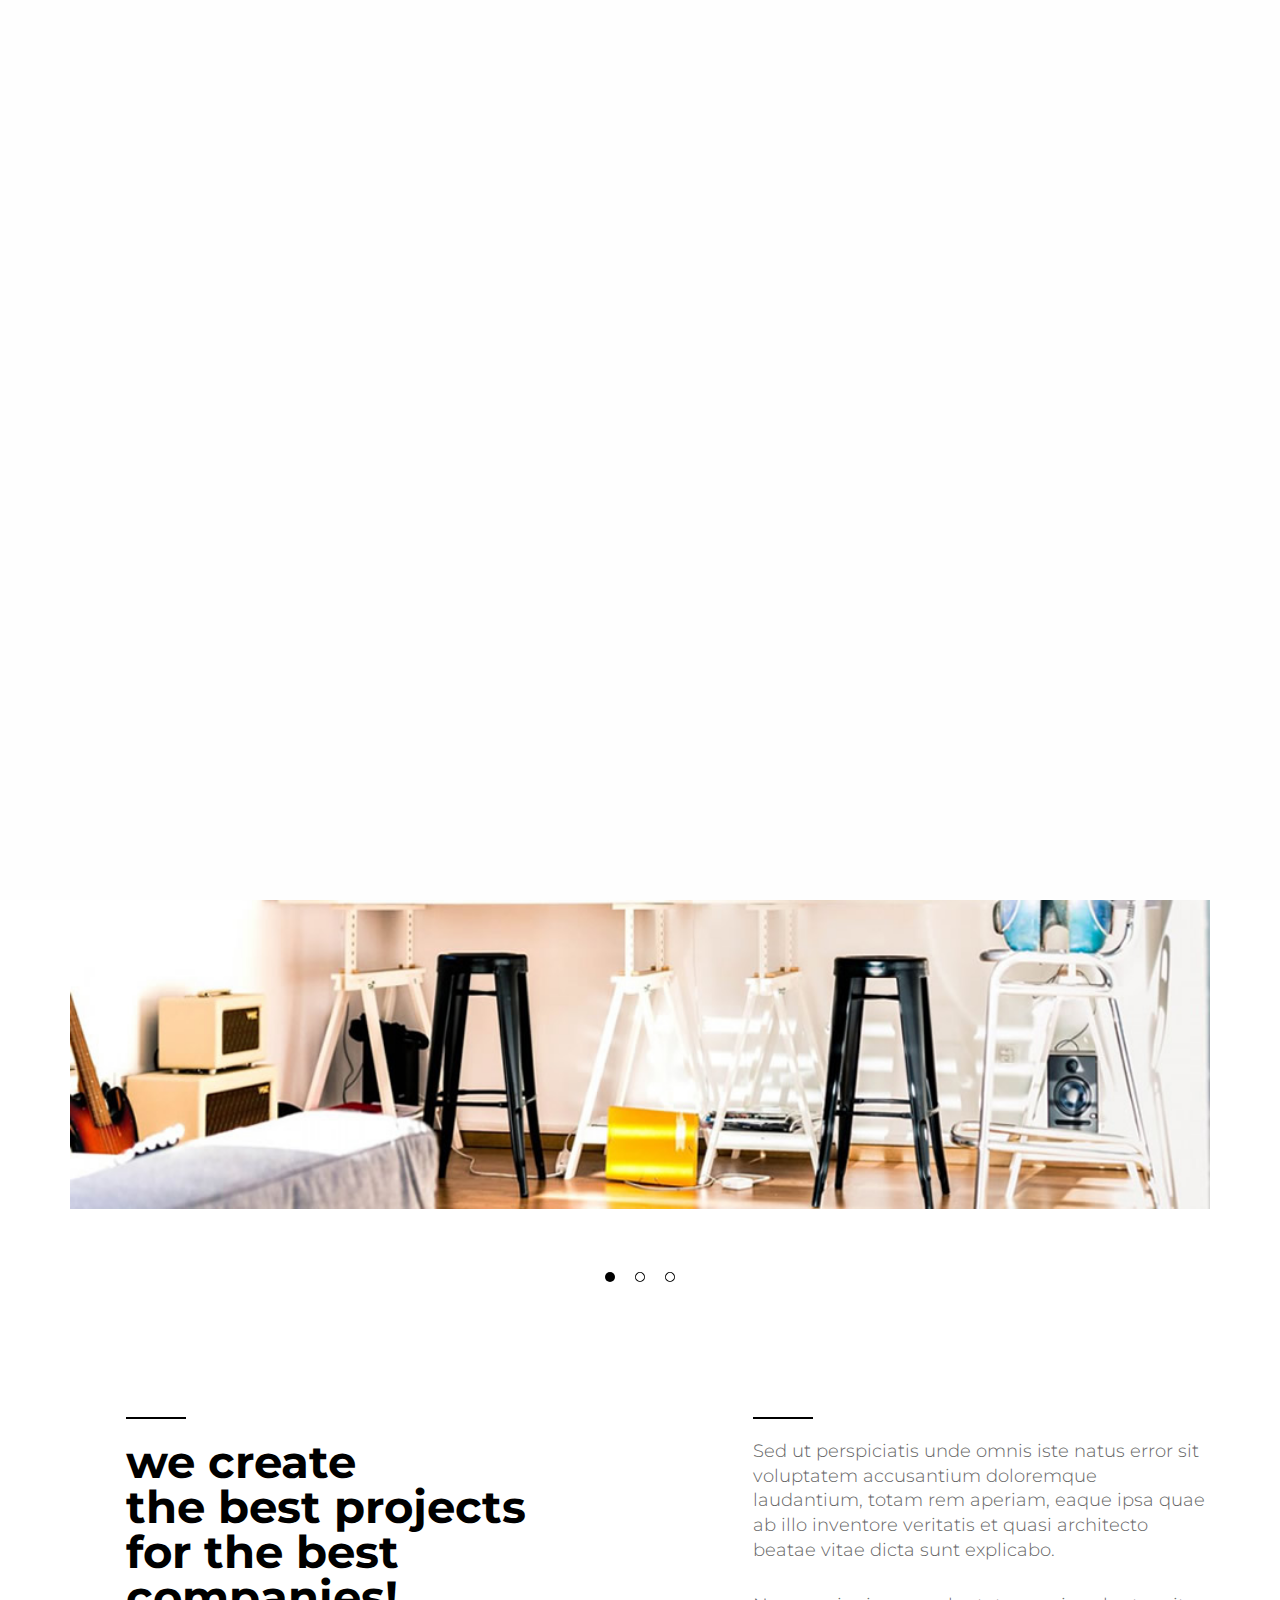
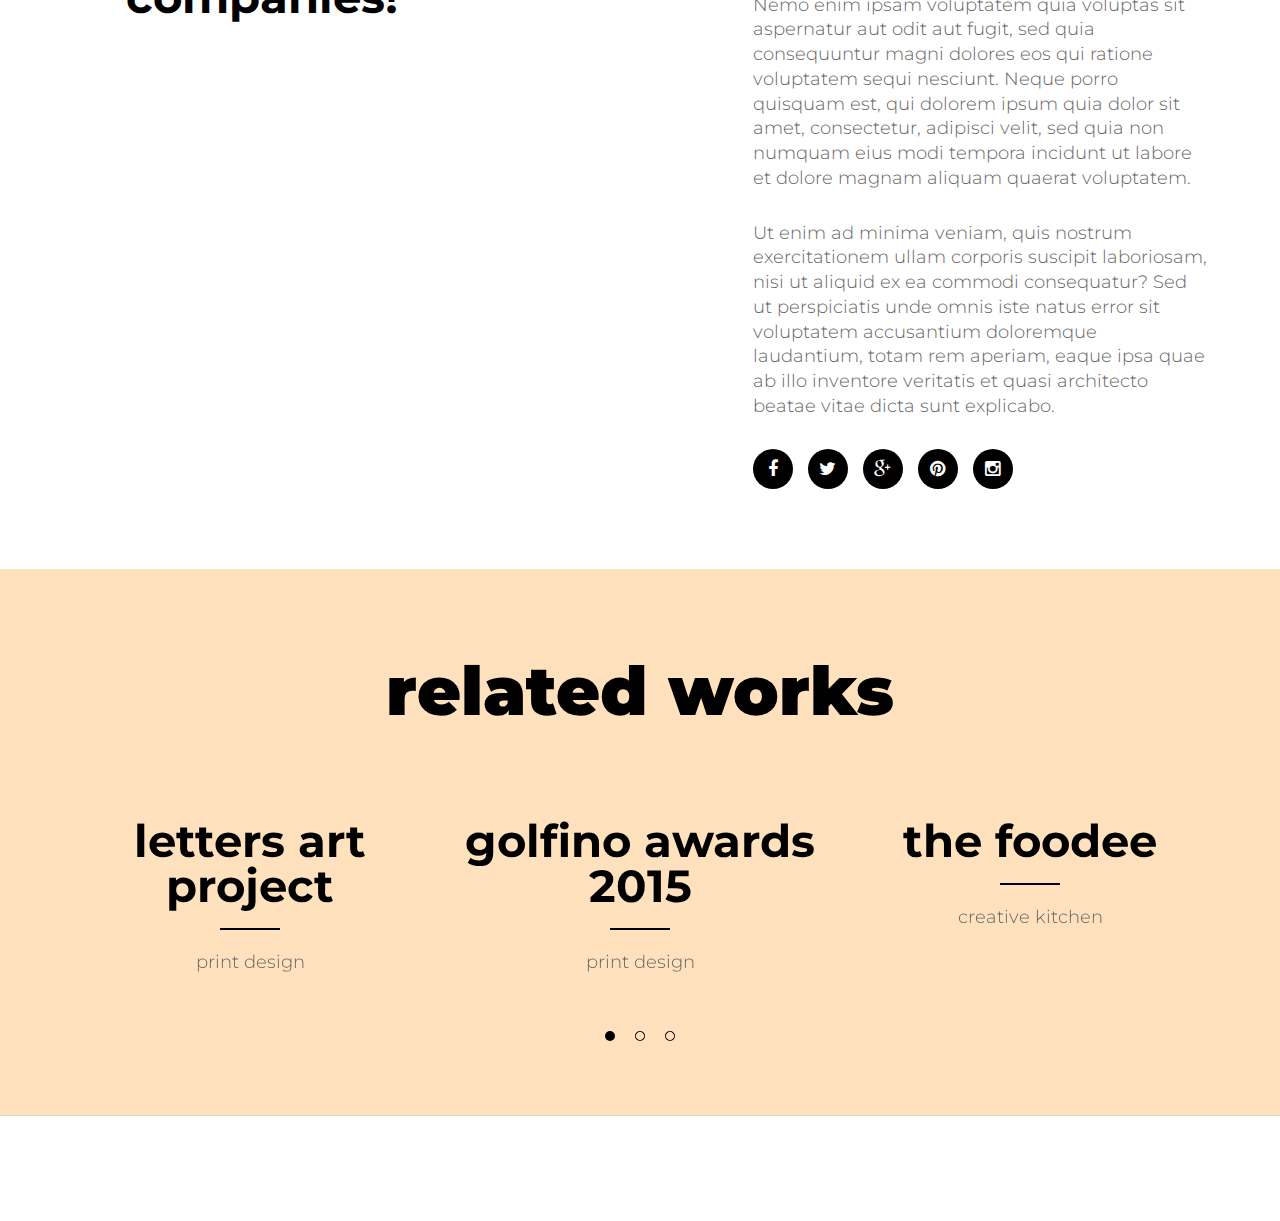
<file: watermelon2/work1.html>
<!doctype html>
<!--[if lt IE 7]>      <html class="no-js lt-ie9 lt-ie8 lt-ie7" lang=""> <![endif]-->
<!--[if IE 7]>         <html class="no-js lt-ie9 lt-ie8" lang=""> <![endif]-->
<!--[if IE 8]>         <html class="no-js lt-ie9" lang=""> <![endif]-->
<!--[if gt IE 8]><!--> <html class="no-js" lang=""> <!--<![endif]-->
    <head>
        <meta charset="utf-8">
        <meta http-equiv="X-UA-Compatible" content="IE=edge,chrome=1">
        <title>Clemo – Free HTML5 Multipurpose Portfolio Page Template</title>
        <meta name="description" content="">
        <meta name="viewport" content="width=device-width, initial-scale=1">
        <link rel="apple-touch-icon" href="apple-touch-icon.png">


        <!--Google fonts links-->
        <link href="https://fonts.googleapis.com/css?family=Montserrat:400,700" rel="stylesheet">


        <link rel="stylesheet" href="assets/css/fonticons.css">
        <link rel="stylesheet" href="assets/css/slider-pro.css">
        <!--<link rel="stylesheet" href="assets/css/stylesheet.css">-->
        <link rel="stylesheet" href="assets/css/font-awesome.min.css">
        <link rel="stylesheet" href="assets/css/bootstrap.min.css">


        <!--For Plugins external css-->
        <link rel="stylesheet" href="assets/css/plugins.css" />

        <!--Theme custom css -->
        <link rel="stylesheet" href="assets/css/style.css">

        <!--Theme Responsive css-->
        <link rel="stylesheet" href="assets/css/responsive.css" />

        <script src="assets/js/vendor/modernizr-2.8.3-respond-1.4.2.min.js"></script>
    </head>
    <body data-spy="scroll" data-target=".navbar-collapse">
        <!--[if lt IE 8]>
            <p class="browserupgrade">You are using an <strong>outdated</strong> browser. Please <a href="http://browsehappy.com/">upgrade your browser</a> to improve your experience.</p>
        <![endif]-->
        <div class='preloader'><div class='loaded'>&nbsp;</div></div>
        <header id="main_menu" class="header navbar-fixed-top">            
            <div class="main_menu_bg">
                <div class="container">
                    <div class="row">
                        <div class="nave_menu">
                            <nav class="navbar navbar-default" id="navmenu">
                                <div class="container-fluid">
                                    <!-- Brand and toggle get grouped for better mobile display -->
                                    <div class="navbar-header">
                                        <button type="button" class="navbar-toggle collapsed" data-toggle="collapse" data-target="#bs-example-navbar-collapse-1" aria-expanded="false">
                                            <span class="sr-only">Toggle navigation</span>
                                            <span class="icon-bar"></span>
                                            <span class="icon-bar"></span>
                                            <span class="icon-bar"></span>
                                        </button>
                                        <a class="navbar-brand" href="index.html">
                                            <img src="assets/images/logo.png"/>
                                        </a>
                                    </div>

                                    <!-- Collect the nav links, forms, and other content for toggling -->



                                    <div class="collapse navbar-collapse" id="bs-example-navbar-collapse-1">
                                        <ul class="nav navbar-nav navbar-right">
                                            <li><a href="aboutus.html">about us</a></li>
                                            <li class="dropdown"><a href="#" class="dropdown-toggle" data-toggle="dropdown" role="button" aria-haspopup="true">services</a>
                                                <ul class="dropdown-menu">
                                                    <li><a href="service.html">service page</a></li>
                                                    <li><a href="service1.html">service page two</a></li>
                                                </ul>
                                            </li>
                                            <li class="dropdown"><a href="#" class="dropdown-toggle" data-toggle="dropdown" role="button" aria-haspopup="true">works</a>
                                                <ul class="dropdown-menu">
                                                    <li><a href="work.html">work page</a></li>
                                                    <li><a href="work1.html">work page Two</a></li>
                                                </ul>
                                            </li>
                                            <li class="dropdown"><a href="#" class="dropdown-toggle" data-toggle="dropdown" role="button" aria-haspopup="true">blog</a>
                                                <ul class="dropdown-menu">
                                                    <li><a href="blog.html">blog page</a></li>
                                                    <li><a href="bloginner.html">singleblog page</a></li>
                                                </ul>
                                            </li>
                                            <li><a href="contact.html">contact</a></li>
                                        </ul>    
                                    </div>

                                </div>
                            </nav>
                        </div>	
                    </div>

                </div>

            </div>
        </header> <!--End of header -->




        <!-- Service Section -->
        <section id="work1" class="work1 sections margin-top-120">
            <div class="container">
                <div class="row">
                    <div class="col-sm-12">
                        <div class="head_title text-center">
                            <h1>golfino awards</h1>
                        </div><!-- End of head title -->

                        <div class="main_work1_area">
                            <div class="main_work1_content">
                                <div class="single_work1">
                                    <img src="assets/images/workhome1.jpg" alt="" />
                                </div><!-- End of single single_work1 -->
                                <div class="single_work1">
                                    <img src="assets/images/workhome2.jpg" alt="" />
                                </div><!-- End of single single_work1 -->
                                <div class="single_work1">
                                    <img src="assets/images/workhome3.jpg" alt="" />
                                </div><!-- End of single single_work1 -->
                            </div>
                        </div>
                    </div><!-- End of col-sm-12 -->
                </div><!-- End of row -->
            </div><!-- End of Container -->
        </section><!-- End of Service Section -->



        <!-- work1_content Section -->
        <section id="work1_content" class="work1_content">
            <div class="container">
                <div class="row">
                    <div class="col-sm-12">
                        <div class="main_work1_content_area margin-bottom-80"> 
                            <div class="row">
                                <div class="col-sm-6">
                                    <div class="signle_work1_left">
                                        <div class="separator2"></div>
                                        <h4>we create <br />
                                            the best projects<br />
                                            for the best<br />
                                            companies!</h4>
                                    </div>
                                </div>

                                <div class="col-sm-5 col-sm-push-1">
                                    <div class="single_work1">
                                        <div class="separator2"></div>
                                        <p>Sed ut perspiciatis unde omnis iste natus error sit voluptatem accusantium doloremque laudantium, totam rem aperiam, 
                                            eaque ipsa quae ab illo inventore veritatis et quasi architecto beatae vitae dicta sunt explicabo. </p>

                                        <p>Nemo enim ipsam voluptatem quia voluptas sit aspernatur aut odit aut fugit, sed quia consequuntur magni dolores eos qui ratione voluptatem sequi nesciunt. Neque porro quisquam est, qui dolorem ipsum quia dolor sit amet, consectetur, adipisci velit, 
                                            sed quia non numquam eius modi tempora incidunt ut labore et dolore magnam aliquam quaerat voluptatem.</p>

                                        <p>Ut enim ad minima veniam, quis nostrum exercitationem ullam corporis suscipit laboriosam, nisi ut aliquid ex ea commodi consequatur? Sed ut perspiciatis unde omnis iste natus error sit voluptatem accusantium doloremque laudantium, 
                                            totam rem aperiam, eaque ipsa quae ab illo inventore veritatis et quasi architecto beatae vitae dicta sunt explicabo. </p>


                                        <div class="work_socail transition">
                                            <a href=""><i class="fa fa-facebook img-circle"></i></a>
                                            <a href=""><i class="fa fa-twitter img-circle"></i></a>
                                            <a href=""><i class="fa fa-google-plus img-circle"></i></a>
                                            <a href=""><i class="fa fa-pinterest img-circle"></i></a>
                                            <a href=""><i class="fa fa-instagram img-circle"></i></a>
                                        </div>
                                    </div>

                                </div>
                            </div>
                        </div>
                    </div><!-- End of col-sm-12 -->
                </div><!-- End of row -->
            </div><!-- End of Container -->
        </section><!-- End of service1 Section -->     



        <!-- Team Section -->
        <section id="work1_team" class="work1_team colorsbg sections">
            <div class="container">
                <div class="row">
                    <div class="main_work1_team_area">
                        <div class="head_title text-center">
                            <h1>related works</h1>
                        </div><!-- End of head title -->

                        <div class="main_work1_team text-center">
                            <div class="single_work1_team">
                                <div class="col-sm-12">
                                    <div class="row">
                                        <div class="col-sm-4">
                                            <div class="team">
                                                <h4>letters art
                                                    project</h4>
                                                <div class="separator"></div>
                                                <p>print design</p>
                                            </div>
                                        </div> <!-- End of col-sm-4 --> 
                                        <div class="col-sm-4">
                                            <div class="team">
                                                <h4>golfino awards
                                                    2015</h4>
                                                <div class="separator"></div>
                                                <p>print design</p>
                                            </div>
                                        </div> <!-- End of col-sm-4 --> 
                                        <div class="col-sm-4">
                                            <div class="team">
                                                <h4>the foodee</h4>
                                                <div class="separator"></div>
                                                <p>creative kitchen</p>
                                            </div>
                                        </div><!-- End of col-sm-4 -->  
                                    </div>
                                </div><!-- End of col-sm-10 -->
                            </div>

                            <div class="single_work1_team">
                                <div class="col-sm-10 col-sm-offset-1">
                                    <div class="row">
                                        <div class="col-sm-4">
                                            <div class="team">
                                                <h4>letters art
                                                    project</h4>
                                                <div class="separator"></div>
                                                <p>print design</p>
                                            </div>
                                        </div> <!-- End of col-sm-4 --> 
                                        <div class="col-sm-4">
                                            <div class="team">
                                                <h4>golfino awards
                                                    2015</h4>
                                                <div class="separator"></div>
                                                <p>print design</p>
                                            </div>
                                        </div> <!-- End of col-sm-4 --> 
                                        <div class="col-sm-4">
                                            <div class="team">
                                                <h4>the foodee</h4>
                                                <div class="separator"></div>
                                                <p>creative kitchen</p>
                                            </div>
                                        </div><!-- End of col-sm-4 -->  
                                    </div>
                                </div><!-- End of col-sm-10 -->
                            </div>
                            <div class="single_work1_team">
                                <div class="col-sm-10 col-sm-offset-1">
                                    <div class="row">
                                        <div class="col-sm-4">
                                            <div class="team">
                                                <h4>letters art
                                                    project</h4>
                                                <div class="separator"></div>
                                                <p>print design</p>
                                            </div>
                                        </div> <!-- End of col-sm-4 --> 
                                        <div class="col-sm-4">
                                            <div class="team">
                                                <h4>golfino awards
                                                    2015</h4>
                                                <div class="separator"></div>
                                                <p>print design</p>
                                            </div>
                                        </div> <!-- End of col-sm-4 --> 
                                        <div class="col-sm-4">
                                            <div class="team">
                                                <h4>the foodee</h4>
                                                <div class="separator"></div>
                                                <p>creative kitchen</p>
                                            </div>
                                        </div><!-- End of col-sm-4 -->  
                                    </div>
                                </div><!-- End of col-sm-10 -->
                            </div>
                        </div>
                    </div>
                </div><!-- End of row -->
            </div><!-- End of Contaier -->
        </section><!-- End of portfolio Section --> 


        <!-- footer Section -->
        <footer id="footer" class="footer">
            <div class="container">
                <div class="main_footer">
                    <div class="row">
                        <div class="col-sm-12">
                            <div class="copyright_text text-center">
                                <p class=" wow fadeInRight" data-wow-duration="1s">Made with <i class="fa fa-heart"></i> by <a target="_blank" href="https://bootstrapthemes.co">Bootstrap Themes</a>2016. All Rights Reserved</p>
                            </div>
                        </div>
                    </div>
                </div>
            </div><!-- End of container -->
        </footer><!-- End of footer -->



        <!-- START SCROLL TO TOP  -->

        <div class="scrollup">
            <a href="#"><i class="fa fa-chevron-up"></i></a>
        </div>

        <script src="assets/js/vendor/jquery-1.11.2.min.js"></script>
        <script src="assets/js/vendor/bootstrap.min.js"></script>

        <script src="assets/js/jquery.easing.1.3.js"></script>
        <script src="assets/js/masonry/masonry.min.js"></script>
        <script type="text/javascript">
            $('.mixcontent').masonry();
        </script>

        <script src="assets/js/jquery.sliderPro.min.js"></script>
        <script type="text/javascript">
            $(document).ready(function ($) {
                $('#example3').sliderPro({
                    width: 960,
                    height: 200,
                    fade: true,
                    arrows: false,
                    buttons: true,
                    fullScreen: false,
                    shuffle: true,
                    smallSize: 500,
                    mediumSize: 1000,
                    largeSize: 3000,
                    thumbnailArrows: true,
                    autoplay: false,
                    thumbnailsContainerSize: 960

                });
            });
        </script>
        <script src="assets/js/plugins.js"></script>
        <script src="assets/js/main.js"></script>

    </body>
</html>
</file>
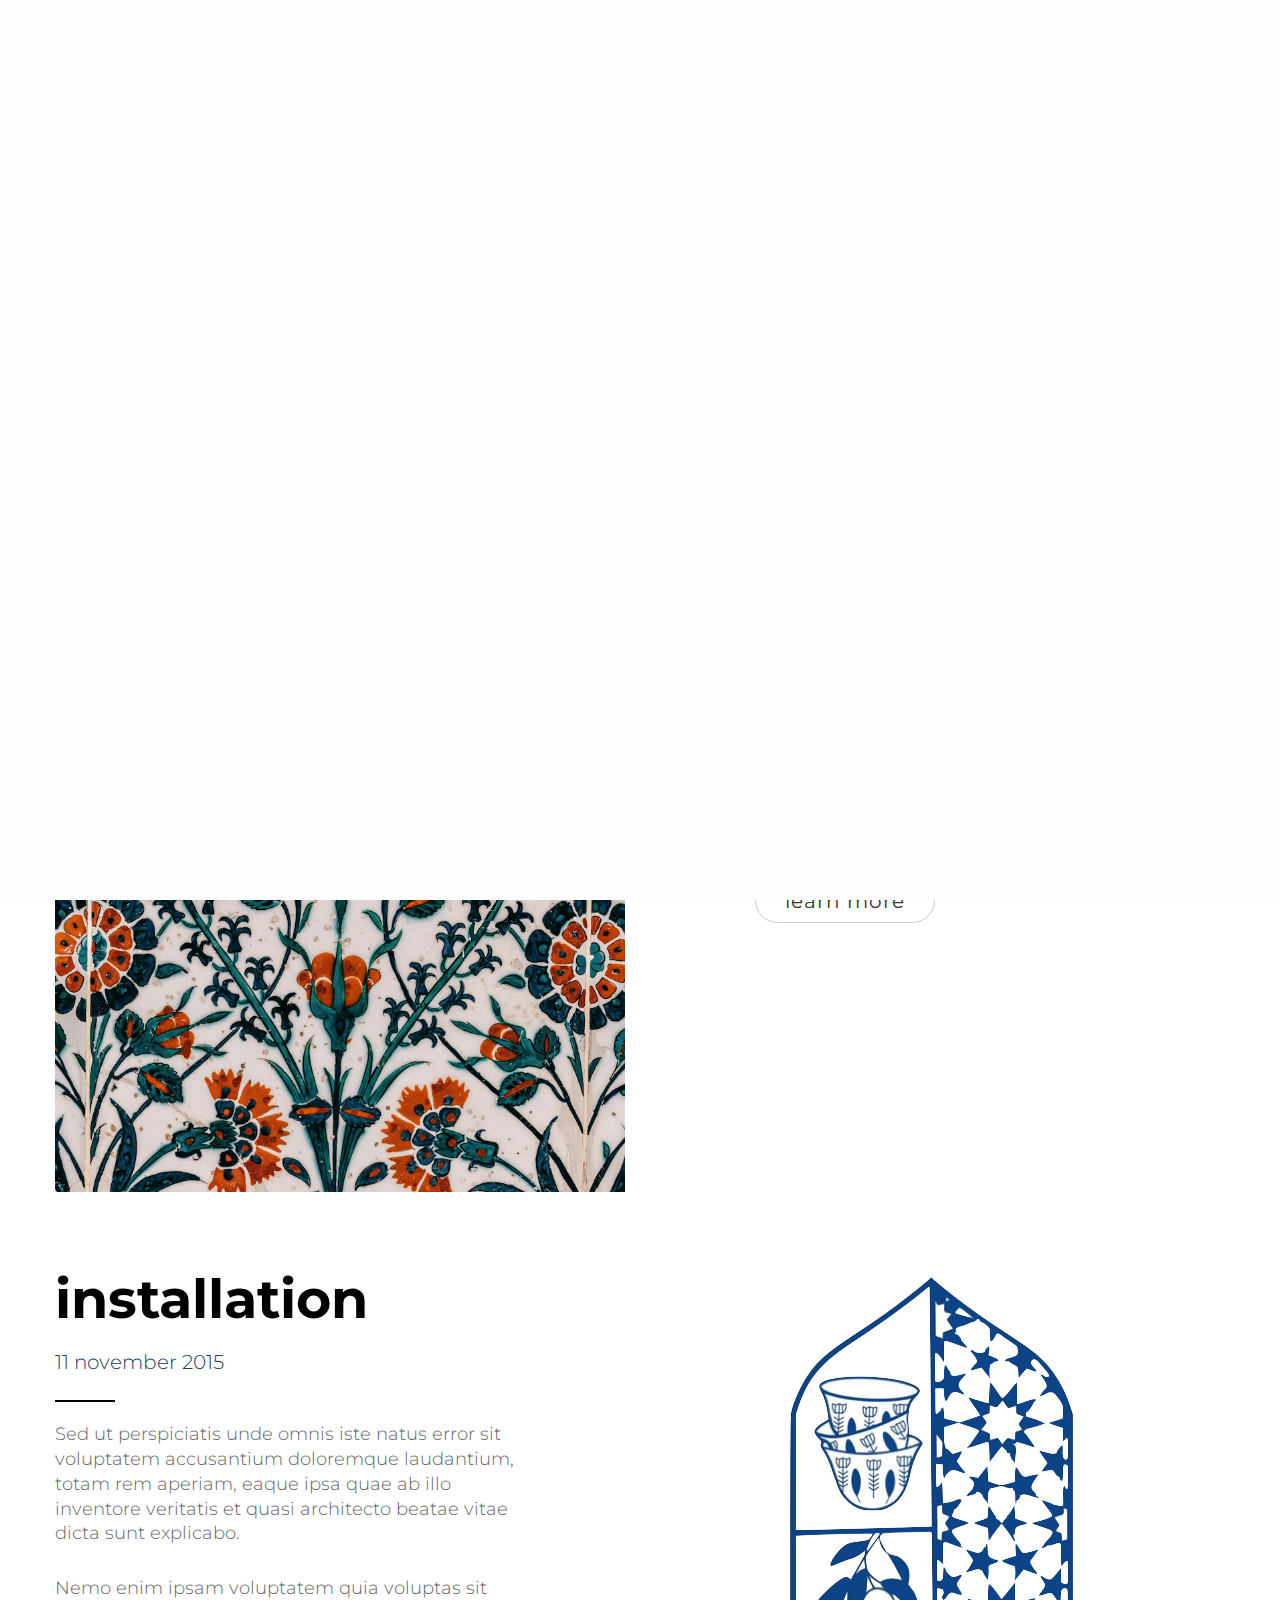
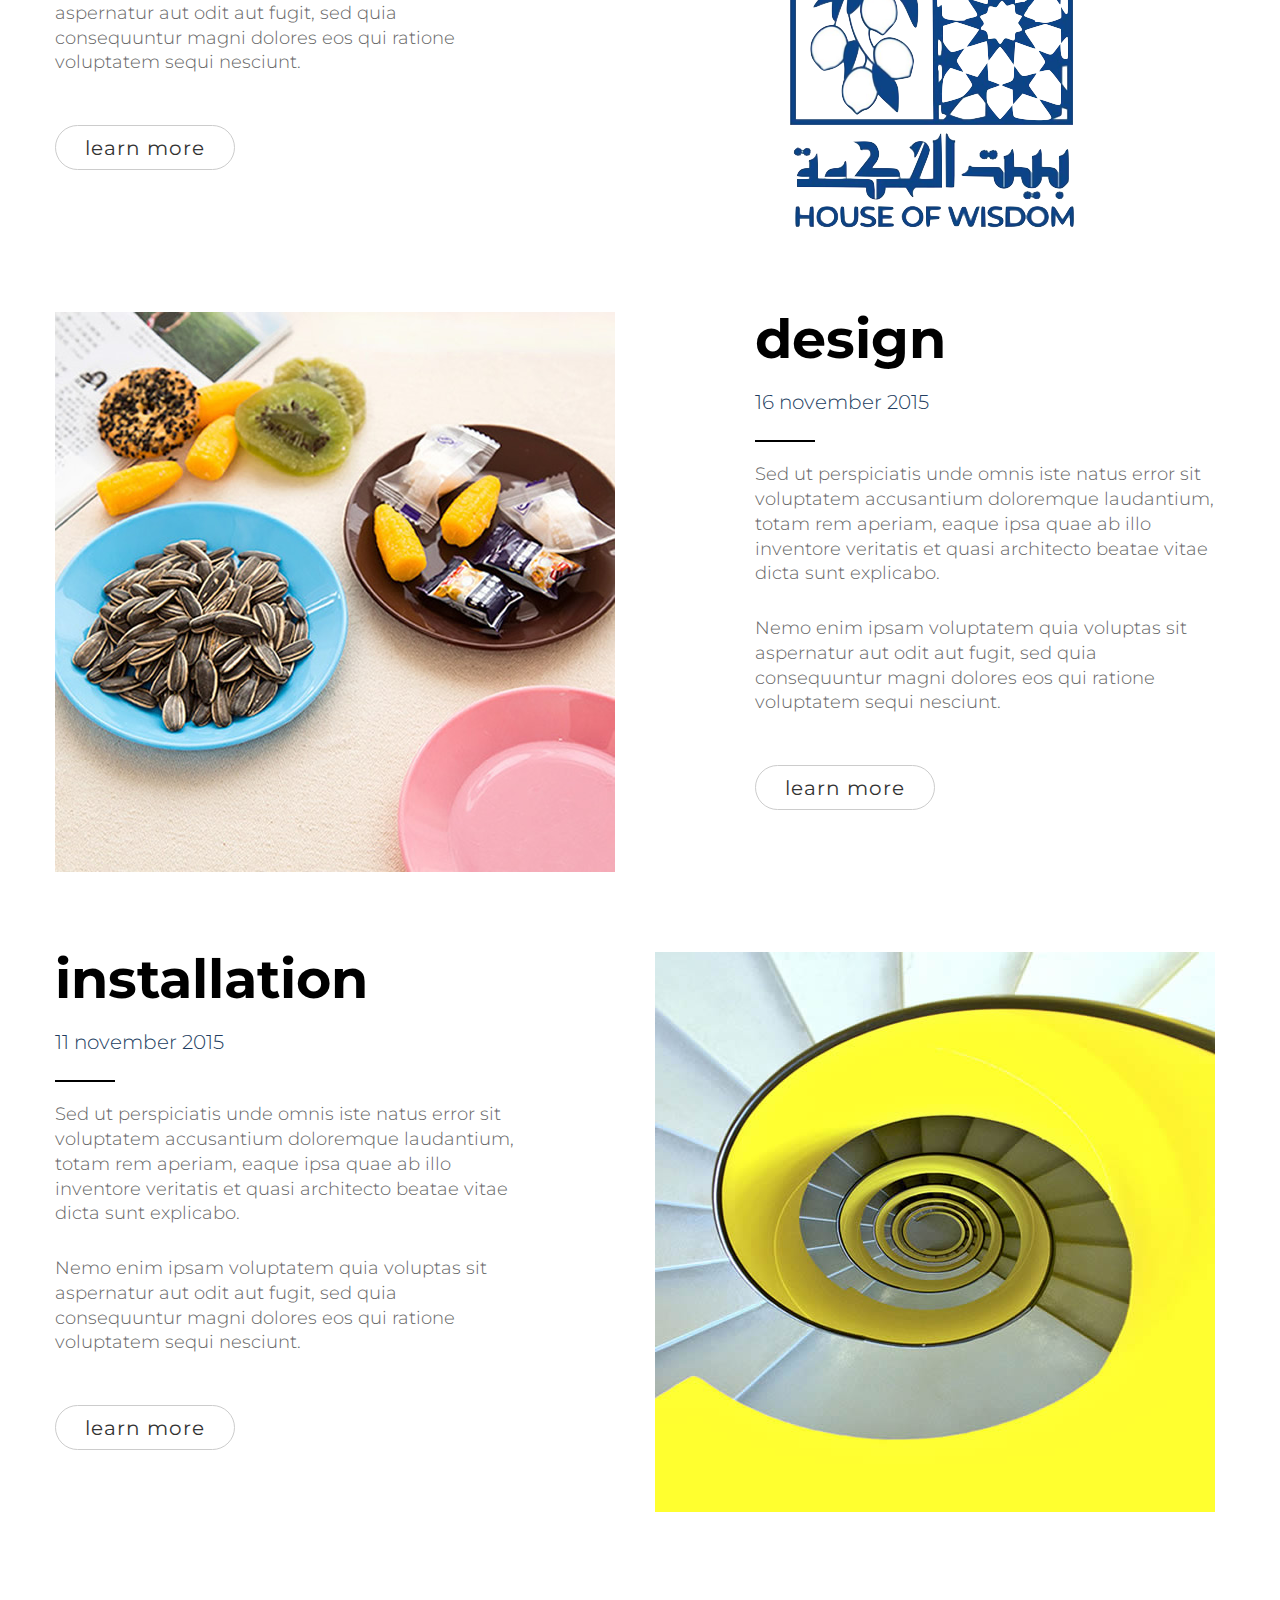
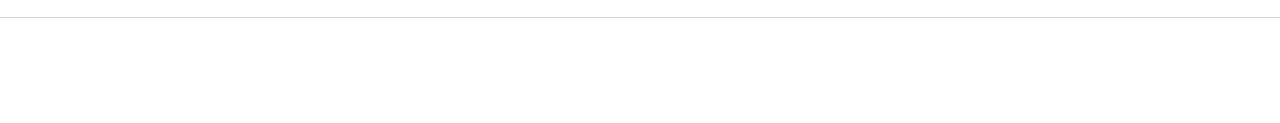
<file: watermelon 2/watermeloncoalition2/watermelon2/Archive.html>
<!doctype html>
<!--[if lt IE 7]>      <html class="no-js lt-ie9 lt-ie8 lt-ie7" lang=""> <![endif]-->
<!--[if IE 7]>         <html class="no-js lt-ie9 lt-ie8" lang=""> <![endif]-->
<!--[if IE 8]>         <html class="no-js lt-ie9" lang=""> <![endif]-->
<!--[if gt IE 8]><!--> <html class="no-js" lang=""> <!--<![endif]-->
    <head>
        <meta charset="utf-8">
        <meta http-equiv="X-UA-Compatible" content="IE=edge,chrome=1">
        <title>Clemo – Free HTML5 Multipurpose Portfolio Page Template</title>
        <meta name="description" content="">
        <meta name="viewport" content="width=device-width, initial-scale=1">
        <link rel="apple-touch-icon" href="apple-touch-icon.png">
       
        
        <!--Google fonts links-->
        <link href="https://fonts.googleapis.com/css?family=Montserrat:400,700" rel="stylesheet">

        <link rel="stylesheet" href="assets/css/fonticons.css">
        <link rel="stylesheet" href="assets/css/slider-pro.css">
        <!--<link rel="stylesheet" href="assets/css/stylesheet.css">-->
        <link rel="stylesheet" href="assets/css/font-awesome.min.css">
        <link rel="stylesheet" href="assets/css/bootstrap.min.css">


        <!--For Plugins external css-->
        <link rel="stylesheet" href="assets/css/plugins.css" />

        <!--Theme custom css -->
        <link rel="stylesheet" href="assets/css/style.css">

        <!--Theme Responsive css-->
        <link rel="stylesheet" href="assets/css/responsive.css" />

        <script src="assets/js/vendor/modernizr-2.8.3-respond-1.4.2.min.js"></script>
    </head>
    <body data-spy="scroll" data-target=".navbar-collapse">
        <!--[if lt IE 8]>
            <p class="browserupgrade">You are using an <strong>outdated</strong> browser. Please <a href="http://browsehappy.com/">upgrade your browser</a> to improve your experience.</p>
        <![endif]-->
        <div class='preloader'><div class='loaded'>&nbsp;</div></div>
        <header id="main_menu" class="header navbar-fixed-top">            
            <div class="main_menu_bg">
                <div class="container">
                    <div class="row">
                        <div class="nave_menu">
                            <nav class="navbar navbar-default" id="navmenu">
                                <div class="container-fluid">
                                    <!-- Brand and toggle get grouped for better mobile display -->
                                    <div class="navbar-header">
                                        <button type="button" class="navbar-toggle collapsed" data-toggle="collapse" data-target="#bs-example-navbar-collapse-1" aria-expanded="false">
                                            <span class="sr-only">Toggle navigation</span>
                                            <span class="icon-bar"></span>
                                            <span class="icon-bar"></span>
                                            <span class="icon-bar"></span>
                                        </button>
                                        <a class="navbar-brand" href="index.html">
                                            <img src="assets/images/logo.png"/>
                                        </a>
                                    </div>

                                    <!-- Collect the nav links, forms, and other content for toggling -->



                                    <div class="collapse navbar-collapse" id="bs-example-navbar-collapse-1">
                                        <ul class="nav navbar-nav navbar-right">
                                            <li><a href="comingsoon.html">About Us</a></li> 
                                            <!-- <li><a href="aboutus.html">About Us</a></li>  -->
                                            <li class="dropdown"><a href="#" class="dropdown-toggle" data-toggle="dropdown" role="button" aria-haspopup="true">Projects</a>
                                                <ul class="dropdown-menu">
                                                    <li><a href="comingsoon.html">Coming Soon</a></li>
                                                    <li><a href="comingsoon.html">Coming Soon</a></li>
                                                    <!-- <li><a href="projects.html">service page</a></li>
                                                    <li><a href="service1.html">service page two</a></li> -->
                                                </ul>
                                            </li>
                                            <li class="dropdown"><a href="#" class="dropdown-toggle" data-toggle="dropdown" role="button" aria-haspopup="true">Cafe</a>
                                                <ul class="dropdown-menu">
                                                    <li><a href="comingsoon.html">Coming Soon</a></li>
                                                    <li><a href="comingsoon.html">Coming Soon</a></li>
                                                    <!-- <li><a href="comingsoon.html">work page</a></li>
                                                    <li><a href="work1.html">work page Two</a></li> -->
                                                </ul>
                                            </li>
                                            <li class="dropdown"><a href="#" class="dropdown-toggle" data-toggle="dropdown" role="button" aria-haspopup="true">Archive</a>
                                                <ul class="dropdown-menu">
                                                    <li><a href="comingsoon.html">Coming Soon</a></li>
                                                    <li><a href="comingsoon.html">Coming Soone</a></li>
                                                    <!-- <li><a href="Archive.html">Archive page</a></li>
                                                    <li><a href="bloginner.html">singleblog page</a></li> -->
                                                </ul>
                                            </li>
                                            <li class="dropdown"><a href="#" class="dropdown-toggle" data-toggle="dropdown" role="button" aria-haspopup="true">Products</a>
                                                <ul class="dropdown-menu">
                                                    <li><a href="comingsoon.html">Coming Soon</a></li>
                                                    <li><a href="comingsoon.html">Coming Soon</a></li>
                                                </ul>
                                            </li>
                                            <li><a href="comingsoon.html">Contact</a></li>
                                            <!-- <li><a href="contact.html">Contact</a></li> -->
                                        </ul>    
                                    </div>

                                </div>

                                </div>
                            </nav>
                        </div>	
                    </div>

                </div>

            </div>
        </header> <!--End of header -->



        <!-- Blog Section -->
        <section id="blog" class="blog sections margin-top-120">
            <div class="container">
                <div class="row">
                    <div class="col-sm-12">
                        <div class="head_title text-center">
                            <h1>blog</h1>
                        </div><!-- End of head title -->

                        <div class="row">

                            <ul class="list-inline text-center margin-bottom-60">
                                <li class="filter" data-filter="all">All</li>
                                <li class="filter creativemenu" data-filter=".category-1">creative kitchen</li>
                                <li class="filter" data-filter=".category-2">art design</li>
                                <li class="filter" data-filter=".category-3">life events </li>
                            </ul>

                            <div class="main_blog_area"> 
                                <div class="single_blog_area">
                                    <div class="row">
                                        <div class="col-sm-6">
                                            <div class="signle_service_left">
                                                <img src="assets/images/service0.png" alt="">
                                            </div>
                                        </div>
                                        <div class="col-sm-5 col-sm-push-1">
                                            <div class="single_service">
                                                <h2>kitchen</h2>
                                                <h5>16 november 2015</h5>
                                                <div class="separator2"></div>
                                                <p>Sed ut perspiciatis unde omnis iste natus error sit voluptatem accusantium doloremque laudantium, totam rem aperiam,
                                                    eaque ipsa quae ab illo inventore veritatis et quasi architecto beatae vitae dicta sunt explicabo.  </p>

                                                <p>Nemo enim ipsam voluptatem quia voluptas sit aspernatur aut odit aut fugit, 
                                                    sed quia consequuntur magni dolores eos qui ratione voluptatem sequi nesciunt.</p>

                                                <a href="" class="btn btn-default">learn more</a>
                                            </div>
                                        </div>
                                    </div>
                                </div><!-- End of single service area -->

                                <div class="single_blog_area  margin-top-80">
                                    <div class="row">

                                        <div class="col-sm-6 col-sm-push-6">
                                            <div class="signle_service_left">
                                                <img src="assets/images/service2.png" alt="">
                                            </div>
                                        </div>

                                        <div class="col-sm-5 col-sm-pull-6">
                                            <div class="single_service">
                                                <h2>installation</h2>
                                                <h5>11 november 2015</h5>
                                                <div class="separator2"></div>
                                                <p>Sed ut perspiciatis unde omnis iste natus error sit voluptatem accusantium doloremque laudantium, totam rem aperiam,
                                                    eaque ipsa quae ab illo inventore veritatis et quasi architecto beatae vitae dicta sunt explicabo.  </p>

                                                <p>Nemo enim ipsam voluptatem quia voluptas sit aspernatur aut odit aut fugit, 
                                                    sed quia consequuntur magni dolores eos qui ratione voluptatem sequi nesciunt.</p>

                                                <a href="" class="btn btn-default">learn more</a>
                                            </div>
                                        </div>

                                    </div>
                                </div><!-- End of single service area -->

                                <div class="single_blog_area margin-top-80">
                                    <div class="row">
                                        <div class="col-sm-6">
                                            <div class="signle_service_left">
                                                <img src="assets/images/service4.jpg" alt="">
                                            </div>
                                        </div>
                                        <div class="col-sm-5 col-sm-push-1">
                                            <div class="single_service">
                                                <h2>design</h2>
                                                <h5>16 november 2015</h5>
                                                <div class="separator2"></div>
                                                <p>Sed ut perspiciatis unde omnis iste natus error sit voluptatem accusantium doloremque laudantium, totam rem aperiam,
                                                    eaque ipsa quae ab illo inventore veritatis et quasi architecto beatae vitae dicta sunt explicabo.  </p>

                                                <p>Nemo enim ipsam voluptatem quia voluptas sit aspernatur aut odit aut fugit, 
                                                    sed quia consequuntur magni dolores eos qui ratione voluptatem sequi nesciunt.</p>

                                                <a href="" class="btn btn-default">learn more</a>
                                            </div>
                                        </div>
                                    </div>
                                </div><!-- End of single service area -->


                                <div class="single_blog_area  margin-top-80">
                                    <div class="row">

                                        <div class="col-sm-6 col-sm-push-6">
                                            <div class="signle_service_left">
                                                <img src="assets/images/service5.jpg" alt="">
                                            </div>
                                        </div>

                                        <div class="col-sm-5 col-sm-pull-6">
                                            <div class="single_service">
                                                <h2>installation</h2>
                                                <h5>11 november 2015</h5>
                                                <div class="separator2"></div>
                                                <p>Sed ut perspiciatis unde omnis iste natus error sit voluptatem accusantium doloremque laudantium, totam rem aperiam,
                                                    eaque ipsa quae ab illo inventore veritatis et quasi architecto beatae vitae dicta sunt explicabo.  </p>

                                                <p>Nemo enim ipsam voluptatem quia voluptas sit aspernatur aut odit aut fugit, 
                                                    sed quia consequuntur magni dolores eos qui ratione voluptatem sequi nesciunt.</p>

                                                <a href="" class="btn btn-default">learn more</a>
                                            </div>
                                        </div>

                                    </div>
                                </div><!-- End of single service area -->

                            </div>

                        </div>
                    </div><!-- End of col-sm-12 -->
                </div><!-- End of row -->
            </div><!-- End of Container -->
        </section><!-- End of Service Section -->


        <!-- footer Section -->
        <footer id="footer" class="footer">
            <div class="container">
                <div class="main_footer">
                    <div class="row">
                        <div class="col-sm-12">
                            <div class="copyright_text text-center">
                                <p class=" wow fadeInRight" data-wow-duration="1s">Made with <i class="fa fa-heart"></i> by <a target="_blank" href="https://bootstrapthemes.co">Bootstrap Themes</a>2016. All Rights Reserved</p>
                            </div>
                        </div>
                    </div>
                </div>
            </div><!-- End of container -->
        </footer><!-- End of footer -->



        <!-- START SCROLL TO TOP  -->

        <div class="scrollup">
            <a href="#"><i class="fa fa-chevron-up"></i></a>
        </div>


        <!-- jQuery -->
        <script src="assets/js/vendor/jquery-1.11.2.min.js"></script>

        <!-- jQuery Bootstrap js  -->
        <script src="assets/js/vendor/bootstrap.min.js"></script>

        <!-- jQuery easing js  -->
        <script src="assets/js/jquery.easing.1.3.js"></script>

        <!-- jQuery masonry js  -->
        <!--        <script src="assets/js/masonry/masonry.min.js"></script>
                <script type="text/javascript">
                    $('.mixcontent').masonry();
                </script>-->

        <!-- jQuery Mixitup  -->
        <script src="assets/js/jquery.mixitup.min.js"></script>
        <script type="text/javascript">
            $('.blogmix').mixItUp();
        </script>



        <!-- jQuery plugins  -->
        <script src="assets/js/plugins.js"></script>

        <!-- jQuery Main js  -->
        <script src="assets/js/main.js"></script>

    </body>
</html>
</file>
<file: watermelon2/assets/css/fonticons.css>
@font-face {
	font-family: 'Linearicons-Free';
	src:url('../fonts/Linearicons-Free.eot?w118d');
	src:url('../fonts/Linearicons-Free.eot?#iefixw118d') format('embedded-opentype'),
		url('../fonts/Linearicons-Free.woff2?w118d') format('woff2'),
		url('../fonts/Linearicons-Free.woff?w118d') format('woff'),
		url('../fonts/Linearicons-Free.ttf?w118d') format('truetype'),
		url('../fonts/Linearicons-Free.svg?w118d#Linearicons-Free') format('svg');
	font-weight: normal;
	font-style: normal;
}

.lnr {
	font-family: 'Linearicons-Free';
	speak: none;
	font-style: normal;
	font-weight: normal;
	font-variant: normal;
	text-transform: none;
	line-height: 1;

	/* Better Font Rendering =========== */
	-webkit-font-smoothing: antialiased;
	-moz-osx-font-smoothing: grayscale;
}

.lnr-home:before {
	content: "\e800";
}
.lnr-apartment:before {
	content: "\e801";
}
.lnr-pencil:before {
	content: "\e802";
}
.lnr-magic-wand:before {
	content: "\e803";
}
.lnr-drop:before {
	content: "\e804";
}
.lnr-lighter:before {
	content: "\e805";
}
.lnr-poop:before {
	content: "\e806";
}
.lnr-sun:before {
	content: "\e807";
}
.lnr-moon:before {
	content: "\e808";
}
.lnr-cloud:before {
	content: "\e809";
}
.lnr-cloud-upload:before {
	content: "\e80a";
}
.lnr-cloud-download:before {
	content: "\e80b";
}
.lnr-cloud-sync:before {
	content: "\e80c";
}
.lnr-cloud-check:before {
	content: "\e80d";
}
.lnr-database:before {
	content: "\e80e";
}
.lnr-lock:before {
	content: "\e80f";
}
.lnr-cog:before {
	content: "\e810";
}
.lnr-trash:before {
	content: "\e811";
}
.lnr-dice:before {
	content: "\e812";
}
.lnr-heart:before {
	content: "\e813";
}
.lnr-star:before {
	content: "\e814";
}
.lnr-star-half:before {
	content: "\e815";
}
.lnr-star-empty:before {
	content: "\e816";
}
.lnr-flag:before {
	content: "\e817";
}
.lnr-envelope:before {
	content: "\e818";
}
.lnr-paperclip:before {
	content: "\e819";
}
.lnr-inbox:before {
	content: "\e81a";
}
.lnr-eye:before {
	content: "\e81b";
}
.lnr-printer:before {
	content: "\e81c";
}
.lnr-file-empty:before {
	content: "\e81d";
}
.lnr-file-add:before {
	content: "\e81e";
}
.lnr-enter:before {
	content: "\e81f";
}
.lnr-exit:before {
	content: "\e820";
}
.lnr-graduation-hat:before {
	content: "\e821";
}
.lnr-license:before {
	content: "\e822";
}
.lnr-music-note:before {
	content: "\e823";
}
.lnr-film-play:before {
	content: "\e824";
}
.lnr-camera-video:before {
	content: "\e825";
}
.lnr-camera:before {
	content: "\e826";
}
.lnr-picture:before {
	content: "\e827";
}
.lnr-book:before {
	content: "\e828";
}
.lnr-bookmark:before {
	content: "\e829";
}
.lnr-user:before {
	content: "\e82a";
}
.lnr-users:before {
	content: "\e82b";
}
.lnr-shirt:before {
	content: "\e82c";
}
.lnr-store:before {
	content: "\e82d";
}
.lnr-cart:before {
	content: "\e82e";
}
.lnr-tag:before {
	content: "\e82f";
}
.lnr-phone-handset:before {
	content: "\e830";
}
.lnr-phone:before {
	content: "\e831";
}
.lnr-pushpin:before {
	content: "\e832";
}
.lnr-map-marker:before {
	content: "\e833";
}
.lnr-map:before {
	content: "\e834";
}
.lnr-location:before {
	content: "\e835";
}
.lnr-calendar-full:before {
	content: "\e836";
}
.lnr-keyboard:before {
	content: "\e837";
}
.lnr-spell-check:before {
	content: "\e838";
}
.lnr-screen:before {
	content: "\e839";
}
.lnr-smartphone:before {
	content: "\e83a";
}
.lnr-tablet:before {
	content: "\e83b";
}
.lnr-laptop:before {
	content: "\e83c";
}
.lnr-laptop-phone:before {
	content: "\e83d";
}
.lnr-power-switch:before {
	content: "\e83e";
}
.lnr-bubble:before {
	content: "\e83f";
}
.lnr-heart-pulse:before {
	content: "\e840";
}
.lnr-construction:before {
	content: "\e841";
}
.lnr-pie-chart:before {
	content: "\e842";
}
.lnr-chart-bars:before {
	content: "\e843";
}
.lnr-gift:before {
	content: "\e844";
}
.lnr-diamond:before {
	content: "\e845";
}
.lnr-linearicons:before {
	content: "\e846";
}
.lnr-dinner:before {
	content: "\e847";
}
.lnr-coffee-cup:before {
	content: "\e848";
}
.lnr-leaf:before {
	content: "\e849";
}
.lnr-paw:before {
	content: "\e84a";
}
.lnr-rocket:before {
	content: "\e84b";
}
.lnr-briefcase:before {
	content: "\e84c";
}
.lnr-bus:before {
	content: "\e84d";
}
.lnr-car:before {
	content: "\e84e";
}
.lnr-train:before {
	content: "\e84f";
}
.lnr-bicycle:before {
	content: "\e850";
}
.lnr-wheelchair:before {
	content: "\e851";
}
.lnr-select:before {
	content: "\e852";
}
.lnr-earth:before {
	content: "\e853";
}
.lnr-smile:before {
	content: "\e854";
}
.lnr-sad:before {
	content: "\e855";
}
.lnr-neutral:before {
	content: "\e856";
}
.lnr-mustache:before {
	content: "\e857";
}
.lnr-alarm:before {
	content: "\e858";
}
.lnr-bullhorn:before {
	content: "\e859";
}
.lnr-volume-high:before {
	content: "\e85a";
}
.lnr-volume-medium:before {
	content: "\e85b";
}
.lnr-volume-low:before {
	content: "\e85c";
}
.lnr-volume:before {
	content: "\e85d";
}
.lnr-mic:before {
	content: "\e85e";
}
.lnr-hourglass:before {
	content: "\e85f";
}
.lnr-undo:before {
	content: "\e860";
}
.lnr-redo:before {
	content: "\e861";
}
.lnr-sync:before {
	content: "\e862";
}
.lnr-history:before {
	content: "\e863";
}
.lnr-clock:before {
	content: "\e864";
}
.lnr-download:before {
	content: "\e865";
}
.lnr-upload:before {
	content: "\e866";
}
.lnr-enter-down:before {
	content: "\e867";
}
.lnr-exit-up:before {
	content: "\e868";
}
.lnr-bug:before {
	content: "\e869";
}
.lnr-code:before {
	content: "\e86a";
}
.lnr-link:before {
	content: "\e86b";
}
.lnr-unlink:before {
	content: "\e86c";
}
.lnr-thumbs-up:before {
	content: "\e86d";
}
.lnr-thumbs-down:before {
	content: "\e86e";
}
.lnr-magnifier:before {
	content: "\e86f";
}
.lnr-cross:before {
	content: "\e870";
}
.lnr-menu:before {
	content: "\e871";
}
.lnr-list:before {
	content: "\e872";
}
.lnr-chevron-up:before {
	content: "\e873";
}
.lnr-chevron-down:before {
	content: "\e874";
}
.lnr-chevron-left:before {
	content: "\e875";
}
.lnr-chevron-right:before {
	content: "\e876";
}
.lnr-arrow-up:before {
	content: "\e877";
}
.lnr-arrow-down:before {
	content: "\e878";
}
.lnr-arrow-left:before {
	content: "\e879";
}
.lnr-arrow-right:before {
	content: "\e87a";
}
.lnr-move:before {
	content: "\e87b";
}
.lnr-warning:before {
	content: "\e87c";
}
.lnr-question-circle:before {
	content: "\e87d";
}
.lnr-menu-circle:before {
	content: "\e87e";
}
.lnr-checkmark-circle:before {
	content: "\e87f";
}
.lnr-cross-circle:before {
	content: "\e880";
}
.lnr-plus-circle:before {
	content: "\e881";
}
.lnr-circle-minus:before {
	content: "\e882";
}
.lnr-arrow-up-circle:before {
	content: "\e883";
}
.lnr-arrow-down-circle:before {
	content: "\e884";
}
.lnr-arrow-left-circle:before {
	content: "\e885";
}
.lnr-arrow-right-circle:before {
	content: "\e886";
}
.lnr-chevron-up-circle:before {
	content: "\e887";
}
.lnr-chevron-down-circle:before {
	content: "\e888";
}
.lnr-chevron-left-circle:before {
	content: "\e889";
}
.lnr-chevron-right-circle:before {
	content: "\e88a";
}
.lnr-crop:before {
	content: "\e88b";
}
.lnr-frame-expand:before {
	content: "\e88c";
}
.lnr-frame-contract:before {
	content: "\e88d";
}
.lnr-layers:before {
	content: "\e88e";
}
.lnr-funnel:before {
	content: "\e88f";
}
.lnr-text-format:before {
	content: "\e890";
}
.lnr-text-format-remove:before {
	content: "\e891";
}
.lnr-text-size:before {
	content: "\e892";
}
.lnr-bold:before {
	content: "\e893";
}
.lnr-italic:before {
	content: "\e894";
}
.lnr-underline:before {
	content: "\e895";
}
.lnr-strikethrough:before {
	content: "\e896";
}
.lnr-highlight:before {
	content: "\e897";
}
.lnr-text-align-left:before {
	content: "\e898";
}
.lnr-text-align-center:before {
	content: "\e899";
}
.lnr-text-align-right:before {
	content: "\e89a";
}
.lnr-text-align-justify:before {
	content: "\e89b";
}
.lnr-line-spacing:before {
	content: "\e89c";
}
.lnr-indent-increase:before {
	content: "\e89d";
}
.lnr-indent-decrease:before {
	content: "\e89e";
}
.lnr-pilcrow:before {
	content: "\e89f";
}
.lnr-direction-ltr:before {
	content: "\e8a0";
}
.lnr-direction-rtl:before {
	content: "\e8a1";
}
.lnr-page-break:before {
	content: "\e8a2";
}
.lnr-sort-alpha-asc:before {
	content: "\e8a3";
}
.lnr-sort-amount-asc:before {
	content: "\e8a4";
}
.lnr-hand:before {
	content: "\e8a5";
}
.lnr-pointer-up:before {
	content: "\e8a6";
}
.lnr-pointer-right:before {
	content: "\e8a7";
}
.lnr-pointer-down:before {
	content: "\e8a8";
}
.lnr-pointer-left:before {
	content: "\e8a9";
}
</file>
<file: watermelon2/assets/css/slider-pro.css>
/*!
*  - v1.2.5
* Homepage: http://bqworks.com/slider-pro/
* Author: bqworks
* Author URL: http://bqworks.com/
*/
/* Core
--------------------------------------------------*/
.slider-pro {
    position: relative;
    margin: 0 auto;
    -moz-box-sizing: content-box;
    box-sizing: content-box;
}

.sp-slides-container {
    position: relative;
}

.sp-mask {
    position: relative;
    overflow: hidden;
    height: 200px;
}

.sp-slides {
    position: relative;
    -webkit-backface-visibility: hidden;
    -webkit-perspective: 1000;
}

.sp-slide {
    position: absolute;
}

.sp-image-container {
    overflow: hidden;
}

.sp-image {
    position: relative;
    display: block;
    border: none;
}

.sp-no-js {
    overflow: hidden;
    max-width: 100%;
}

/* Thumbnails
--------------------------------------------------*/
.sp-thumbnails-container {
    position: relative;
    overflow: hidden;
}

.sp-top-thumbnails,
.sp-bottom-thumbnails  {
    left: 0;
    margin: 0 auto;
}

.sp-top-thumbnails {
    position: absolute;
    top: 0;
    margin-bottom: 4px;
}

.sp-bottom-thumbnails {
    margin-top: 4px;
}

.sp-left-thumbnails,
.sp-right-thumbnails {
    position: absolute;
    top: 0;
}

.sp-right-thumbnails {
    right: 0;
    margin-left: 4px;
}

.sp-left-thumbnails {
    left: 0;
    margin-right: 4px;
}

.sp-thumbnails {
    position: relative;
}

.sp-thumbnail {
    border: none;
}

.sp-thumbnail-container {
    position: relative;
    display: block;
    overflow: hidden;
    float: left;
    -moz-box-sizing: border-box;
    box-sizing: border-box;
}

/* Horizontal thumbnails
------------------------*/
.sp-top-thumbnails .sp-thumbnail-container,
.sp-bottom-thumbnails .sp-thumbnail-container {
    margin-left: 2px;
    margin-right: 2px;
}

.sp-top-thumbnails .sp-thumbnail-container:first-child,
.sp-bottom-thumbnails .sp-thumbnail-container:first-child {
    margin-left: 0;
}

.sp-top-thumbnails .sp-thumbnail-container:last-child,
.sp-bottom-thumbnails .sp-thumbnail-container:last-child {
    margin-right: 0;
}

/* Vertical thumbnails 
----------------------*/
.sp-left-thumbnails .sp-thumbnail-container,
.sp-right-thumbnails .sp-thumbnail-container {
    margin-top: 2px;
    margin-bottom: 2px;
}

.sp-left-thumbnails .sp-thumbnail-container:first-child,
.sp-right-thumbnails .sp-thumbnail-container:first-child {
    margin-top: 0;
}

.sp-left-thumbnails .sp-thumbnail-container:last-child,
.sp-right-thumbnails .sp-thumbnail-container:last-child {
    margin-bottom: 0;
}

/* Right thumbnails with pointer
--------------------------------*/
.sp-right-thumbnails.sp-has-pointer {
    margin-left: -13px;
}

.sp-right-thumbnails.sp-has-pointer .sp-thumbnail {
    position: absolute;
    left: 18px;
    margin-left: 0 !important;
}

.sp-right-thumbnails.sp-has-pointer .sp-selected-thumbnail:before {
    content: '';
    position: absolute;
    height: 100%;
    border-left: 5px solid #F00;
    left: 0;
    top: 0;
    margin-left: 13px;
}

.sp-right-thumbnails.sp-has-pointer .sp-selected-thumbnail:after {
    content: '';
    position: absolute;
    width: 0;
    height: 0;
    left: 0;
    top: 50%;
    margin-top: -8px;
    border-right: 13px solid #F00;
    border-top: 8px solid transparent;
    border-bottom: 8px solid transparent;
}

/* Left thumbnails with pointer
-------------------------------*/
.sp-left-thumbnails.sp-has-pointer {
    margin-right: -13px;
}

.sp-left-thumbnails.sp-has-pointer .sp-thumbnail {
    position: absolute;
    right: 18px;
}

.sp-left-thumbnails.sp-has-pointer .sp-selected-thumbnail:before {
    content: '';
    position: absolute;
    height: 100%;
    border-left: 5px solid #F00;
    right: 0;
    top: 0;
    margin-right: 13px;
}

.sp-left-thumbnails.sp-has-pointer .sp-selected-thumbnail:after {
    content: '';
    position: absolute;
    width: 0;
    height: 0;
    right: 0;
    top: 50%;
    margin-top: -8px;
    border-left: 13px solid #F00;
    border-top: 8px solid transparent;
    border-bottom: 8px solid transparent;
}

/* Bottom thumbnails with pointer
---------------------------------*/
.sp-bottom-thumbnails.sp-has-pointer {
    margin-top: -13px;
}

.sp-bottom-thumbnails.sp-has-pointer .sp-thumbnail {
    position: absolute;
    top: 18px;
    margin-top: 0 !important;
}

.sp-bottom-thumbnails.sp-has-pointer .sp-selected-thumbnail:before {
    content: '';
    position: absolute;
    width: 100%;
    border-bottom: 5px solid #F00;
    top: 0;
    margin-top: 13px;
}

.sp-bottom-thumbnails.sp-has-pointer .sp-selected-thumbnail:after {
    content: '';
    position: absolute;
    width: 0;
    height: 0;
    left: 50%;
    top: 0;
    margin-left: -8px;
    border-bottom: 13px solid #F00;
    border-left: 8px solid transparent;
    border-right: 8px solid transparent;
}

/* Top thumbnails with pointer
------------------------------*/
.sp-top-thumbnails.sp-has-pointer {
    margin-bottom: -13px;
}

.sp-top-thumbnails.sp-has-pointer .sp-thumbnail {
    position: absolute;
    bottom: 18px;
}

.sp-top-thumbnails.sp-has-pointer .sp-selected-thumbnail:before {
    content: '';
    position: absolute;
    width: 100%;
    border-bottom: 5px solid #F00;
    bottom: 0;
    margin-bottom: 13px;
}

.sp-top-thumbnails.sp-has-pointer .sp-selected-thumbnail:after {
    content: '';
    position: absolute;
    width: 0;
    height: 0;
    left: 50%;
    bottom: 0;
    margin-left: -8px;
    border-top: 13px solid #F00;
    border-left: 8px solid transparent;
    border-right: 8px solid transparent;
}

/* Layers
--------------------------------------------------*/
.sp-layer {
    position: absolute;
    margin: 0;
    box-sizing: border-box;
    -moz-box-sizing: border-box;
    -webkit-box-sizing: border-box;
    -webkit-font-smoothing: subpixel-antialiased;
    -webkit-backface-visibility: hidden;
}

.sp-black {
    color: #FFF;
    background: rgb(0, 0, 0);
    background: rgba(0, 0, 0, 0.7);
}

.sp-white {
    color: #000;
    background: rgb(255, 255, 255);
    background: rgba(255, 255, 255, 0.7);
}

.sp-rounded {
    border-radius: 10px;
}

.sp-padding {
    padding: 10px;
}

/* Touch Swipe
--------------------------------------------------*/
.sp-grab {
    cursor: url(images/openhand.cur), move;
}

.sp-grabbing {
    cursor: url(images/closedhand.cur), move;
}

.sp-selectable {
    cursor: default;
}

/* Caption
--------------------------------------------------*/
.sp-caption-container {
    text-align: center;
    margin-top: 10px;
}

/* Full Screen
--------------------------------------------------*/
.sp-full-screen {
    margin: 0 !important;
    background-color: #000;
}

.sp-full-screen-button {
    position: absolute;
    top: 5px;
    right: 10px;
    font-size: 30px;
    line-height: 1;
    cursor: pointer;
    -webkit-transform: rotate(45deg);
    -ms-transform: rotate(45deg);
    transform: rotate(45deg);
}

.sp-full-screen-button:before {
    content: '\2195';
}

.sp-fade-full-screen {
    opacity: 0;
    -webkit-transition: opacity 0.5s;
    transition: opacity 0.5s;
}

.slider-pro:hover .sp-fade-full-screen {
    opacity: 1;
}

/* Buttons
--------------------------------------------------*/
.sp-buttons {
    position: relative;
    width: 100%;
    text-align: center;
    padding-top: 40px;
}

.sp-button {
    width: 10px;
    height: 10px;
    border: 2px solid #000;
    border-radius: 50%;
    margin: 4px;
    display: inline-block;
    -moz-box-sizing: border-box;
    -webkit-box-sizing: border-box;
    box-sizing: border-box;
    cursor: pointer;
}

.sp-selected-button {
    background-color: #000;
}

@media only screen and (min-width: 768px) and (max-width: 1024px) {
    .sp-button {
        width: 14px;
        height: 14px;
    }
}

@media only screen and (min-width: 568px) and (max-width: 768px) {
    .sp-button {
        width: 16px;
        height: 16px;
    }
}

@media only screen and (min-width: 320px) and (max-width: 568px) {
    .sp-button {
        width: 18px;
        height: 18px;
    }
}

/* Arrows
--------------------------------------------------*/
.sp-arrows {
    position: absolute;
}

.sp-fade-arrows {
    opacity: 0;
    -webkit-transition: opacity 0.5s;
    transition: opacity 0.5s;
}

.sp-slides-container:hover .sp-fade-arrows {
    opacity: 1;
}

.sp-horizontal .sp-arrows {
    width: 100%;
    left: 0;
    top: 50%;
    margin-top: -15px;
}

.sp-vertical .sp-arrows {
    height: 100%;
    left: 50%;
    top: 0;
    margin-left: -10px;
}

.sp-arrow {
    position: absolute;
    display: block;
    width: 20px;
    height: 30px;
    cursor: pointer;
}

.sp-vertical .sp-arrow {
    -webkit-transform: rotate(90deg);
    -ms-transform: rotate(90deg);
    transform: rotate(90deg);
}

.sp-horizontal .sp-previous-arrow {
    left: 20px;
}

.sp-horizontal .sp-next-arrow {
    right: 20px;
}

.sp-vertical .sp-previous-arrow {
    top: 20px;
}

.sp-vertical .sp-next-arrow {
    bottom: 20px;
}

.sp-previous-arrow:before,
.sp-previous-arrow:after,
.sp-next-arrow:before,
.sp-next-arrow:after {
    content: '';
    position: absolute;
    width: 50%;
    height: 50%;
    background-color: #FFF;
}

.sp-previous-arrow:before {
    left: 30%;
    top: 0;
    -webkit-transform: skew(145deg, 0deg);
    -ms-transform: skew(145deg, 0deg);
    transform: skew(145deg, 0deg);
}

.sp-previous-arrow:after {
    left: 30%;
    top: 50%;
    -webkit-transform: skew(-145deg, 0deg);
    -ms-transform: skew(-145deg, 0deg);
    transform: skew(-145deg, 0deg);
}

.sp-next-arrow:before {
    right: 30%;
    top: 0;
    -webkit-transform: skew(35deg, 0deg);
    -ms-transform: skew(35deg, 0deg);
    transform: skew(35deg, 0deg);
}

.sp-next-arrow:after {
    right: 30%;
    top: 50%;
    -webkit-transform: skew(-35deg, 0deg);
    -ms-transform: skew(-35deg, 0deg);
    transform: skew(-35deg, 0deg);
}

.ie8 .sp-arrow,
.ie7 .sp-arrow {
    width: 0;
    height: 0;
}

.ie8 .sp-arrow:before,
.ie8 .sp-arrow:after,
.ie7 .sp-arrow:before,
.ie7 .sp-arrow:after {
    content: none;
}

.ie8.sp-horizontal .sp-previous-arrow,
.ie7.sp-horizontal .sp-previous-arrow {
    border-right: 20px solid #FFF;
    border-top: 20px solid transparent;
    border-bottom: 20px solid transparent;
}

.ie8.sp-horizontal .sp-next-arrow,
.ie7.sp-horizontal .sp-next-arrow {
    border-left: 20px solid #FFF;
    border-top: 20px solid transparent;
    border-bottom: 20px solid transparent;
}

.ie8.sp-vertical .sp-previous-arrow,
.ie7.sp-vertical .sp-previous-arrow {
    border-bottom: 20px solid #FFF;
    border-left: 20px solid transparent;
    border-right: 20px solid transparent;
}

.ie8.sp-vertical .sp-next-arrow,
.ie7.sp-vertical .sp-next-arrow {
    border-top: 20px solid #FFF;
    border-left: 20px solid transparent;
    border-right: 20px solid transparent;
}

/* Thumbnail Arrows
--------------------------------------------------*/
.sp-thumbnail-arrows {
    position: absolute;
}

.sp-fade-thumbnail-arrows {
    opacity: 0;
    -webkit-transition: opacity 0.5s;
    transition: opacity 0.5s;
}

.sp-thumbnails-container:hover .sp-fade-thumbnail-arrows {
    opacity: 1;
}

.sp-top-thumbnails .sp-thumbnail-arrows,
.sp-bottom-thumbnails .sp-thumbnail-arrows {
    width: 100%;
    top: 50%;
    left: 0;
    margin-top: -12px;
}

.sp-left-thumbnails .sp-thumbnail-arrows,
.sp-right-thumbnails .sp-thumbnail-arrows {
    height: 100%;
    top: 0;
    left: 50%;
    margin-left: -7px;
}

.sp-thumbnail-arrow {
    position: absolute;
    display: block;
    width: 15px;
    height: 25px;
    cursor: pointer;
}

.sp-left-thumbnails .sp-thumbnail-arrows .sp-thumbnail-arrow,
.sp-right-thumbnails .sp-thumbnail-arrows .sp-thumbnail-arrow {
    -webkit-transform: rotate(90deg);
    -ms-transform: rotate(90deg);
    transform: rotate(90deg);
}

.sp-top-thumbnails .sp-previous-thumbnail-arrow,
.sp-bottom-thumbnails .sp-previous-thumbnail-arrow {
    left: 0px;
}

.sp-top-thumbnails .sp-next-thumbnail-arrow,
.sp-bottom-thumbnails .sp-next-thumbnail-arrow {
    right: 0px;
}

.sp-left-thumbnails .sp-previous-thumbnail-arrow,
.sp-right-thumbnails .sp-previous-thumbnail-arrow {
    top: 0px;
}

.sp-left-thumbnails .sp-next-thumbnail-arrow,
.sp-right-thumbnails .sp-next-thumbnail-arrow {
    bottom: 0px;
}

.sp-previous-thumbnail-arrow:before,
.sp-previous-thumbnail-arrow:after,
.sp-next-thumbnail-arrow:before,
.sp-next-thumbnail-arrow:after {
    content: '';
    position: absolute;
    width: 50%;
    height: 50%;
    background-color: #FFF;
}

.sp-previous-thumbnail-arrow:before {
    left: 30%;
    top: 0;
    -webkit-transform: skew(145deg, 0deg);
    -ms-transform: skew(145deg, 0deg);
    transform: skew(145deg, 0deg);
}

.sp-previous-thumbnail-arrow:after {
    left: 30%;
    top: 50%;
    -webkit-transform: skew(-145deg, 0deg);
    -ms-transform: skew(-145deg, 0deg);
    transform: skew(-145deg, 0deg);
}

.sp-next-thumbnail-arrow:before {
    right: 30%;
    top: 0;
    -webkit-transform: skew(35deg, 0deg);
    -ms-transform: skew(35deg, 0deg);
    transform: skew(35deg, 0deg);
}

.sp-next-thumbnail-arrow:after {
    right: 30%;
    top: 50%;
    -webkit-transform: skew(-35deg, 0deg);
    -ms-transform: skew(-35deg, 0deg);
    transform: skew(-35deg, 0deg);
}

.ie8 .sp-thumbnail-arrow,
.ie7 .sp-thumbnail-arrow {
    width: 0;
    height: 0;
}

.ie8 .sp-thumbnail-arrow:before,
.ie8 .sp-thumbnail-arrow:after,
.ie7 .sp-thumbnail-arrow:before,
.ie7 .sp-thumbnail-arrow:after {
    content: none;
}

.ie8 .sp-top-thumbnails .sp-previous-thumbnail-arrow,
.ie8 .sp-bottom-thumbnails .sp-previous-thumbnail-arrow,
.ie7 .sp-top-thumbnails .sp-previous-thumbnail-arrow,
.ie7 .sp-bottom-thumbnails .sp-previous-thumbnail-arrow {
    border-right: 12px solid #FFF;
    border-top: 12px solid transparent;
    border-bottom: 12px solid transparent;
}

.ie8 .sp-top-thumbnails .sp-next-thumbnail-arrow,
.ie8 .sp-bottom-thumbnails .sp-next-thumbnail-arrow,
.ie7 .sp-top-thumbnails .sp-next-thumbnail-arrow,
.ie7 .sp-bottom-thumbnails .sp-next-thumbnail-arrow {
    border-left: 12px solid #FFF;
    border-top: 12px solid transparent;
    border-bottom: 12px solid transparent;
}

.ie8 .sp-left-thumbnails .sp-previous-thumbnail-arrow,
.ie8 .sp-right-thumbnails .sp-previous-thumbnail-arrow,
.ie7 .sp-left-thumbnails .sp-previous-thumbnail-arrow,
.ie7 .sp-right-thumbnails .sp-previous-thumbnail-arrow {
    border-bottom: 12px solid #FFF;
    border-left: 12px solid transparent;
    border-right: 12px solid transparent;
}

.ie8 .sp-left-thumbnails .sp-next-thumbnail-arrow,
.ie8 .sp-right-thumbnails .sp-next-thumbnail-arrow,
.ie7 .sp-left-thumbnails .sp-next-thumbnail-arrow,
.ie7 .sp-right-thumbnails .sp-next-thumbnail-arrow {
    border-top: 12px solid #FFF;
    border-left: 12px solid transparent;
    border-right: 12px solid transparent;
}

/* Video
--------------------------------------------------*/
a.sp-video {
    text-decoration: none;
}

a.sp-video img {
    -webkit-backface-visibility: hidden;
    border: none;
}

a.sp-video:after {
    content: '\25B6';
    position: absolute;
    width: 45px;
    padding-left: 5px;
    height: 50px;
    border: 2px solid #FFF;
    text-align: center;
    font-size: 30px;
    border-radius: 30px;
    top: 0;
    color: #FFF;
    bottom: 0;
    left: 0;
    right: 0;
    background-color: rgba(0, 0, 0, 0.2);
    margin: auto;
    line-height: 52px;
}

/* CSS for preventing styling issues in WordPress
--------------------------------------------------*/
.slider-pro img.sp-image,
.slider-pro img.sp-thumbnail {
    max-width: none;
    max-height: none;
    border: none !important;
    border-radius: 0 !important;
    padding: 0 !important;
    -webkit-box-shadow: none !important;
    -mox-box-shadow: none !important;
    box-shadow: none !important;
    transition: none;
    -moz-transition: none;
    -webkit-transition: none;
    -o-transition: none;
}

.slider-pro a {
    position: static;
    transition: none !important;
    -moz-transition: none !important;
    -webkit-transition: none !important;
    -o-transition: none !important;
}

.slider-pro iframe,
.slider-pro object,
.slider-pro video,
.slider-pro embed,
.slider-pro canvas {
    max-width: none;
    max-height: none;
}

.slider-pro p.sp-layer {
/*    font-size: 14px;
    line-height: 1.4;
    margin: 0;*/
}

.slider-pro h1.sp-layer {
    font-size: 32px;
    line-height: 1.4;
    margin: 0;
}

.slider-pro h2.sp-layer {
    font-size: 24px;
    line-height: 1.4;
    margin: 0;
}

.slider-pro h3.sp-layer {
    font-size: 19px;
    line-height: 1.4;
    margin: 0;
}

.slider-pro h4.sp-layer {
    font-size: 2.5rem;
    line-height: 2.5;
    margin: 0;
}

.slider-pro h5.sp-layer {
    font-size: 13px;
    line-height: 1.4;
    margin: 0;
}

.slider-pro h6.sp-layer {
    font-size: 11px;
    line-height: 1.4;
    margin: 0;
}

.slider-pro img.sp-layer {
    border: none;
}
</file>
<file: watermelon 2/watermeloncoalition2/watermelon2/assets/css/fonticons.css>
@font-face {
	font-family: 'Linearicons-Free';
	src:url('../fonts/Linearicons-Free.eot?w118d');
	src:url('../fonts/Linearicons-Free.eot?#iefixw118d') format('embedded-opentype'),
		url('../fonts/Linearicons-Free.woff2?w118d') format('woff2'),
		url('../fonts/Linearicons-Free.woff?w118d') format('woff'),
		url('../fonts/Linearicons-Free.ttf?w118d') format('truetype'),
		url('../fonts/Linearicons-Free.svg?w118d#Linearicons-Free') format('svg');
	font-weight: normal;
	font-style: normal;
}

.lnr {
	font-family: 'Linearicons-Free';
	speak: none;
	font-style: normal;
	font-weight: normal;
	font-variant: normal;
	text-transform: none;
	line-height: 1;

	/* Better Font Rendering =========== */
	-webkit-font-smoothing: antialiased;
	-moz-osx-font-smoothing: grayscale;
}

.lnr-home:before {
	content: "\e800";
}
.lnr-apartment:before {
	content: "\e801";
}
.lnr-pencil:before {
	content: "\e802";
}
.lnr-magic-wand:before {
	content: "\e803";
}
.lnr-drop:before {
	content: "\e804";
}
.lnr-lighter:before {
	content: "\e805";
}
.lnr-poop:before {
	content: "\e806";
}
.lnr-sun:before {
	content: "\e807";
}
.lnr-moon:before {
	content: "\e808";
}
.lnr-cloud:before {
	content: "\e809";
}
.lnr-cloud-upload:before {
	content: "\e80a";
}
.lnr-cloud-download:before {
	content: "\e80b";
}
.lnr-cloud-sync:before {
	content: "\e80c";
}
.lnr-cloud-check:before {
	content: "\e80d";
}
.lnr-database:before {
	content: "\e80e";
}
.lnr-lock:before {
	content: "\e80f";
}
.lnr-cog:before {
	content: "\e810";
}
.lnr-trash:before {
	content: "\e811";
}
.lnr-dice:before {
	content: "\e812";
}
.lnr-heart:before {
	content: "\e813";
}
.lnr-star:before {
	content: "\e814";
}
.lnr-star-half:before {
	content: "\e815";
}
.lnr-star-empty:before {
	content: "\e816";
}
.lnr-flag:before {
	content: "\e817";
}
.lnr-envelope:before {
	content: "\e818";
}
.lnr-paperclip:before {
	content: "\e819";
}
.lnr-inbox:before {
	content: "\e81a";
}
.lnr-eye:before {
	content: "\e81b";
}
.lnr-printer:before {
	content: "\e81c";
}
.lnr-file-empty:before {
	content: "\e81d";
}
.lnr-file-add:before {
	content: "\e81e";
}
.lnr-enter:before {
	content: "\e81f";
}
.lnr-exit:before {
	content: "\e820";
}
.lnr-graduation-hat:before {
	content: "\e821";
}
.lnr-license:before {
	content: "\e822";
}
.lnr-music-note:before {
	content: "\e823";
}
.lnr-film-play:before {
	content: "\e824";
}
.lnr-camera-video:before {
	content: "\e825";
}
.lnr-camera:before {
	content: "\e826";
}
.lnr-picture:before {
	content: "\e827";
}
.lnr-book:before {
	content: "\e828";
}
.lnr-bookmark:before {
	content: "\e829";
}
.lnr-user:before {
	content: "\e82a";
}
.lnr-users:before {
	content: "\e82b";
}
.lnr-shirt:before {
	content: "\e82c";
}
.lnr-store:before {
	content: "\e82d";
}
.lnr-cart:before {
	content: "\e82e";
}
.lnr-tag:before {
	content: "\e82f";
}
.lnr-phone-handset:before {
	content: "\e830";
}
.lnr-phone:before {
	content: "\e831";
}
.lnr-pushpin:before {
	content: "\e832";
}
.lnr-map-marker:before {
	content: "\e833";
}
.lnr-map:before {
	content: "\e834";
}
.lnr-location:before {
	content: "\e835";
}
.lnr-calendar-full:before {
	content: "\e836";
}
.lnr-keyboard:before {
	content: "\e837";
}
.lnr-spell-check:before {
	content: "\e838";
}
.lnr-screen:before {
	content: "\e839";
}
.lnr-smartphone:before {
	content: "\e83a";
}
.lnr-tablet:before {
	content: "\e83b";
}
.lnr-laptop:before {
	content: "\e83c";
}
.lnr-laptop-phone:before {
	content: "\e83d";
}
.lnr-power-switch:before {
	content: "\e83e";
}
.lnr-bubble:before {
	content: "\e83f";
}
.lnr-heart-pulse:before {
	content: "\e840";
}
.lnr-construction:before {
	content: "\e841";
}
.lnr-pie-chart:before {
	content: "\e842";
}
.lnr-chart-bars:before {
	content: "\e843";
}
.lnr-gift:before {
	content: "\e844";
}
.lnr-diamond:before {
	content: "\e845";
}
.lnr-linearicons:before {
	content: "\e846";
}
.lnr-dinner:before {
	content: "\e847";
}
.lnr-coffee-cup:before {
	content: "\e848";
}
.lnr-leaf:before {
	content: "\e849";
}
.lnr-paw:before {
	content: "\e84a";
}
.lnr-rocket:before {
	content: "\e84b";
}
.lnr-briefcase:before {
	content: "\e84c";
}
.lnr-bus:before {
	content: "\e84d";
}
.lnr-car:before {
	content: "\e84e";
}
.lnr-train:before {
	content: "\e84f";
}
.lnr-bicycle:before {
	content: "\e850";
}
.lnr-wheelchair:before {
	content: "\e851";
}
.lnr-select:before {
	content: "\e852";
}
.lnr-earth:before {
	content: "\e853";
}
.lnr-smile:before {
	content: "\e854";
}
.lnr-sad:before {
	content: "\e855";
}
.lnr-neutral:before {
	content: "\e856";
}
.lnr-mustache:before {
	content: "\e857";
}
.lnr-alarm:before {
	content: "\e858";
}
.lnr-bullhorn:before {
	content: "\e859";
}
.lnr-volume-high:before {
	content: "\e85a";
}
.lnr-volume-medium:before {
	content: "\e85b";
}
.lnr-volume-low:before {
	content: "\e85c";
}
.lnr-volume:before {
	content: "\e85d";
}
.lnr-mic:before {
	content: "\e85e";
}
.lnr-hourglass:before {
	content: "\e85f";
}
.lnr-undo:before {
	content: "\e860";
}
.lnr-redo:before {
	content: "\e861";
}
.lnr-sync:before {
	content: "\e862";
}
.lnr-history:before {
	content: "\e863";
}
.lnr-clock:before {
	content: "\e864";
}
.lnr-download:before {
	content: "\e865";
}
.lnr-upload:before {
	content: "\e866";
}
.lnr-enter-down:before {
	content: "\e867";
}
.lnr-exit-up:before {
	content: "\e868";
}
.lnr-bug:before {
	content: "\e869";
}
.lnr-code:before {
	content: "\e86a";
}
.lnr-link:before {
	content: "\e86b";
}
.lnr-unlink:before {
	content: "\e86c";
}
.lnr-thumbs-up:before {
	content: "\e86d";
}
.lnr-thumbs-down:before {
	content: "\e86e";
}
.lnr-magnifier:before {
	content: "\e86f";
}
.lnr-cross:before {
	content: "\e870";
}
.lnr-menu:before {
	content: "\e871";
}
.lnr-list:before {
	content: "\e872";
}
.lnr-chevron-up:before {
	content: "\e873";
}
.lnr-chevron-down:before {
	content: "\e874";
}
.lnr-chevron-left:before {
	content: "\e875";
}
.lnr-chevron-right:before {
	content: "\e876";
}
.lnr-arrow-up:before {
	content: "\e877";
}
.lnr-arrow-down:before {
	content: "\e878";
}
.lnr-arrow-left:before {
	content: "\e879";
}
.lnr-arrow-right:before {
	content: "\e87a";
}
.lnr-move:before {
	content: "\e87b";
}
.lnr-warning:before {
	content: "\e87c";
}
.lnr-question-circle:before {
	content: "\e87d";
}
.lnr-menu-circle:before {
	content: "\e87e";
}
.lnr-checkmark-circle:before {
	content: "\e87f";
}
.lnr-cross-circle:before {
	content: "\e880";
}
.lnr-plus-circle:before {
	content: "\e881";
}
.lnr-circle-minus:before {
	content: "\e882";
}
.lnr-arrow-up-circle:before {
	content: "\e883";
}
.lnr-arrow-down-circle:before {
	content: "\e884";
}
.lnr-arrow-left-circle:before {
	content: "\e885";
}
.lnr-arrow-right-circle:before {
	content: "\e886";
}
.lnr-chevron-up-circle:before {
	content: "\e887";
}
.lnr-chevron-down-circle:before {
	content: "\e888";
}
.lnr-chevron-left-circle:before {
	content: "\e889";
}
.lnr-chevron-right-circle:before {
	content: "\e88a";
}
.lnr-crop:before {
	content: "\e88b";
}
.lnr-frame-expand:before {
	content: "\e88c";
}
.lnr-frame-contract:before {
	content: "\e88d";
}
.lnr-layers:before {
	content: "\e88e";
}
.lnr-funnel:before {
	content: "\e88f";
}
.lnr-text-format:before {
	content: "\e890";
}
.lnr-text-format-remove:before {
	content: "\e891";
}
.lnr-text-size:before {
	content: "\e892";
}
.lnr-bold:before {
	content: "\e893";
}
.lnr-italic:before {
	content: "\e894";
}
.lnr-underline:before {
	content: "\e895";
}
.lnr-strikethrough:before {
	content: "\e896";
}
.lnr-highlight:before {
	content: "\e897";
}
.lnr-text-align-left:before {
	content: "\e898";
}
.lnr-text-align-center:before {
	content: "\e899";
}
.lnr-text-align-right:before {
	content: "\e89a";
}
.lnr-text-align-justify:before {
	content: "\e89b";
}
.lnr-line-spacing:before {
	content: "\e89c";
}
.lnr-indent-increase:before {
	content: "\e89d";
}
.lnr-indent-decrease:before {
	content: "\e89e";
}
.lnr-pilcrow:before {
	content: "\e89f";
}
.lnr-direction-ltr:before {
	content: "\e8a0";
}
.lnr-direction-rtl:before {
	content: "\e8a1";
}
.lnr-page-break:before {
	content: "\e8a2";
}
.lnr-sort-alpha-asc:before {
	content: "\e8a3";
}
.lnr-sort-amount-asc:before {
	content: "\e8a4";
}
.lnr-hand:before {
	content: "\e8a5";
}
.lnr-pointer-up:before {
	content: "\e8a6";
}
.lnr-pointer-right:before {
	content: "\e8a7";
}
.lnr-pointer-down:before {
	content: "\e8a8";
}
.lnr-pointer-left:before {
	content: "\e8a9";
}
</file>
<file: watermelon 2/watermeloncoalition2/watermelon2/assets/css/slider-pro.css>
/*!
*  - v1.2.5
* Homepage: http://bqworks.com/slider-pro/
* Author: bqworks
* Author URL: http://bqworks.com/
*/
/* Core
--------------------------------------------------*/
.slider-pro {
    position: relative;
    margin: 0 auto;
    -moz-box-sizing: content-box;
    box-sizing: content-box;
}

.sp-slides-container {
    position: relative;
}

.sp-mask {
    position: relative;
    overflow: hidden;
    height: 200px;
}

.sp-slides {
    position: relative;
    -webkit-backface-visibility: hidden;
    -webkit-perspective: 1000;
}

.sp-slide {
    position: absolute;
}

.sp-image-container {
    overflow: hidden;
}

.sp-image {
    position: relative;
    display: block;
    border: none;
}

.sp-no-js {
    overflow: hidden;
    max-width: 100%;
}

/* Thumbnails
--------------------------------------------------*/
.sp-thumbnails-container {
    position: relative;
    overflow: hidden;
}

.sp-top-thumbnails,
.sp-bottom-thumbnails  {
    left: 0;
    margin: 0 auto;
}

.sp-top-thumbnails {
    position: absolute;
    top: 0;
    margin-bottom: 4px;
}

.sp-bottom-thumbnails {
    margin-top: 4px;
}

.sp-left-thumbnails,
.sp-right-thumbnails {
    position: absolute;
    top: 0;
}

.sp-right-thumbnails {
    right: 0;
    margin-left: 4px;
}

.sp-left-thumbnails {
    left: 0;
    margin-right: 4px;
}

.sp-thumbnails {
    position: relative;
}

.sp-thumbnail {
    border: none;
}

.sp-thumbnail-container {
    position: relative;
    display: block;
    overflow: hidden;
    float: left;
    -moz-box-sizing: border-box;
    box-sizing: border-box;
}

/* Horizontal thumbnails
------------------------*/
.sp-top-thumbnails .sp-thumbnail-container,
.sp-bottom-thumbnails .sp-thumbnail-container {
    margin-left: 2px;
    margin-right: 2px;
}

.sp-top-thumbnails .sp-thumbnail-container:first-child,
.sp-bottom-thumbnails .sp-thumbnail-container:first-child {
    margin-left: 0;
}

.sp-top-thumbnails .sp-thumbnail-container:last-child,
.sp-bottom-thumbnails .sp-thumbnail-container:last-child {
    margin-right: 0;
}

/* Vertical thumbnails 
----------------------*/
.sp-left-thumbnails .sp-thumbnail-container,
.sp-right-thumbnails .sp-thumbnail-container {
    margin-top: 2px;
    margin-bottom: 2px;
}

.sp-left-thumbnails .sp-thumbnail-container:first-child,
.sp-right-thumbnails .sp-thumbnail-container:first-child {
    margin-top: 0;
}

.sp-left-thumbnails .sp-thumbnail-container:last-child,
.sp-right-thumbnails .sp-thumbnail-container:last-child {
    margin-bottom: 0;
}

/* Right thumbnails with pointer
--------------------------------*/
.sp-right-thumbnails.sp-has-pointer {
    margin-left: -13px;
}

.sp-right-thumbnails.sp-has-pointer .sp-thumbnail {
    position: absolute;
    left: 18px;
    margin-left: 0 !important;
}

.sp-right-thumbnails.sp-has-pointer .sp-selected-thumbnail:before {
    content: '';
    position: absolute;
    height: 100%;
    border-left: 5px solid #F00;
    left: 0;
    top: 0;
    margin-left: 13px;
}

.sp-right-thumbnails.sp-has-pointer .sp-selected-thumbnail:after {
    content: '';
    position: absolute;
    width: 0;
    height: 0;
    left: 0;
    top: 50%;
    margin-top: -8px;
    border-right: 13px solid #F00;
    border-top: 8px solid transparent;
    border-bottom: 8px solid transparent;
}

/* Left thumbnails with pointer
-------------------------------*/
.sp-left-thumbnails.sp-has-pointer {
    margin-right: -13px;
}

.sp-left-thumbnails.sp-has-pointer .sp-thumbnail {
    position: absolute;
    right: 18px;
}

.sp-left-thumbnails.sp-has-pointer .sp-selected-thumbnail:before {
    content: '';
    position: absolute;
    height: 100%;
    border-left: 5px solid #F00;
    right: 0;
    top: 0;
    margin-right: 13px;
}

.sp-left-thumbnails.sp-has-pointer .sp-selected-thumbnail:after {
    content: '';
    position: absolute;
    width: 0;
    height: 0;
    right: 0;
    top: 50%;
    margin-top: -8px;
    border-left: 13px solid #F00;
    border-top: 8px solid transparent;
    border-bottom: 8px solid transparent;
}

/* Bottom thumbnails with pointer
---------------------------------*/
.sp-bottom-thumbnails.sp-has-pointer {
    margin-top: -13px;
}

.sp-bottom-thumbnails.sp-has-pointer .sp-thumbnail {
    position: absolute;
    top: 18px;
    margin-top: 0 !important;
}

.sp-bottom-thumbnails.sp-has-pointer .sp-selected-thumbnail:before {
    content: '';
    position: absolute;
    width: 100%;
    border-bottom: 5px solid #F00;
    top: 0;
    margin-top: 13px;
}

.sp-bottom-thumbnails.sp-has-pointer .sp-selected-thumbnail:after {
    content: '';
    position: absolute;
    width: 0;
    height: 0;
    left: 50%;
    top: 0;
    margin-left: -8px;
    border-bottom: 13px solid #F00;
    border-left: 8px solid transparent;
    border-right: 8px solid transparent;
}

/* Top thumbnails with pointer
------------------------------*/
.sp-top-thumbnails.sp-has-pointer {
    margin-bottom: -13px;
}

.sp-top-thumbnails.sp-has-pointer .sp-thumbnail {
    position: absolute;
    bottom: 18px;
}

.sp-top-thumbnails.sp-has-pointer .sp-selected-thumbnail:before {
    content: '';
    position: absolute;
    width: 100%;
    border-bottom: 5px solid #F00;
    bottom: 0;
    margin-bottom: 13px;
}

.sp-top-thumbnails.sp-has-pointer .sp-selected-thumbnail:after {
    content: '';
    position: absolute;
    width: 0;
    height: 0;
    left: 50%;
    bottom: 0;
    margin-left: -8px;
    border-top: 13px solid #F00;
    border-left: 8px solid transparent;
    border-right: 8px solid transparent;
}

/* Layers
--------------------------------------------------*/
.sp-layer {
    position: absolute;
    margin: 0;
    box-sizing: border-box;
    -moz-box-sizing: border-box;
    -webkit-box-sizing: border-box;
    -webkit-font-smoothing: subpixel-antialiased;
    -webkit-backface-visibility: hidden;
}

.sp-black {
    color: #FFF;
    background: rgb(0, 0, 0);
    background: rgba(0, 0, 0, 0.7);
}

.sp-white {
    color: #000;
    background: rgb(255, 255, 255);
    background: rgba(255, 255, 255, 0.7);
}

.sp-rounded {
    border-radius: 10px;
}

.sp-padding {
    padding: 10px;
}

/* Touch Swipe
--------------------------------------------------*/
.sp-grab {
    cursor: url(images/openhand.cur), move;
}

.sp-grabbing {
    cursor: url(images/closedhand.cur), move;
}

.sp-selectable {
    cursor: default;
}

/* Caption
--------------------------------------------------*/
.sp-caption-container {
    text-align: center;
    margin-top: 10px;
}

/* Full Screen
--------------------------------------------------*/
.sp-full-screen {
    margin: 0 !important;
    background-color: #000;
}

.sp-full-screen-button {
    position: absolute;
    top: 5px;
    right: 10px;
    font-size: 30px;
    line-height: 1;
    cursor: pointer;
    -webkit-transform: rotate(45deg);
    -ms-transform: rotate(45deg);
    transform: rotate(45deg);
}

.sp-full-screen-button:before {
    content: '\2195';
}

.sp-fade-full-screen {
    opacity: 0;
    -webkit-transition: opacity 0.5s;
    transition: opacity 0.5s;
}

.slider-pro:hover .sp-fade-full-screen {
    opacity: 1;
}

/* Buttons
--------------------------------------------------*/
.sp-buttons {
    position: relative;
    width: 100%;
    text-align: center;
    padding-top: 40px;
}

.sp-button {
    width: 10px;
    height: 10px;
    border: 2px solid #000;
    border-radius: 50%;
    margin: 4px;
    display: inline-block;
    -moz-box-sizing: border-box;
    -webkit-box-sizing: border-box;
    box-sizing: border-box;
    cursor: pointer;
}

.sp-selected-button {
    background-color: #000;
}

@media only screen and (min-width: 768px) and (max-width: 1024px) {
    .sp-button {
        width: 14px;
        height: 14px;
    }
}

@media only screen and (min-width: 568px) and (max-width: 768px) {
    .sp-button {
        width: 16px;
        height: 16px;
    }
}

@media only screen and (min-width: 320px) and (max-width: 568px) {
    .sp-button {
        width: 18px;
        height: 18px;
    }
}

/* Arrows
--------------------------------------------------*/
.sp-arrows {
    position: absolute;
}

.sp-fade-arrows {
    opacity: 0;
    -webkit-transition: opacity 0.5s;
    transition: opacity 0.5s;
}

.sp-slides-container:hover .sp-fade-arrows {
    opacity: 1;
}

.sp-horizontal .sp-arrows {
    width: 100%;
    left: 0;
    top: 50%;
    margin-top: -15px;
}

.sp-vertical .sp-arrows {
    height: 100%;
    left: 50%;
    top: 0;
    margin-left: -10px;
}

.sp-arrow {
    position: absolute;
    display: block;
    width: 20px;
    height: 30px;
    cursor: pointer;
}

.sp-vertical .sp-arrow {
    -webkit-transform: rotate(90deg);
    -ms-transform: rotate(90deg);
    transform: rotate(90deg);
}

.sp-horizontal .sp-previous-arrow {
    left: 20px;
}

.sp-horizontal .sp-next-arrow {
    right: 20px;
}

.sp-vertical .sp-previous-arrow {
    top: 20px;
}

.sp-vertical .sp-next-arrow {
    bottom: 20px;
}

.sp-previous-arrow:before,
.sp-previous-arrow:after,
.sp-next-arrow:before,
.sp-next-arrow:after {
    content: '';
    position: absolute;
    width: 50%;
    height: 50%;
    background-color: #FFF;
}

.sp-previous-arrow:before {
    left: 30%;
    top: 0;
    -webkit-transform: skew(145deg, 0deg);
    -ms-transform: skew(145deg, 0deg);
    transform: skew(145deg, 0deg);
}

.sp-previous-arrow:after {
    left: 30%;
    top: 50%;
    -webkit-transform: skew(-145deg, 0deg);
    -ms-transform: skew(-145deg, 0deg);
    transform: skew(-145deg, 0deg);
}

.sp-next-arrow:before {
    right: 30%;
    top: 0;
    -webkit-transform: skew(35deg, 0deg);
    -ms-transform: skew(35deg, 0deg);
    transform: skew(35deg, 0deg);
}

.sp-next-arrow:after {
    right: 30%;
    top: 50%;
    -webkit-transform: skew(-35deg, 0deg);
    -ms-transform: skew(-35deg, 0deg);
    transform: skew(-35deg, 0deg);
}

.ie8 .sp-arrow,
.ie7 .sp-arrow {
    width: 0;
    height: 0;
}

.ie8 .sp-arrow:before,
.ie8 .sp-arrow:after,
.ie7 .sp-arrow:before,
.ie7 .sp-arrow:after {
    content: none;
}

.ie8.sp-horizontal .sp-previous-arrow,
.ie7.sp-horizontal .sp-previous-arrow {
    border-right: 20px solid #FFF;
    border-top: 20px solid transparent;
    border-bottom: 20px solid transparent;
}

.ie8.sp-horizontal .sp-next-arrow,
.ie7.sp-horizontal .sp-next-arrow {
    border-left: 20px solid #FFF;
    border-top: 20px solid transparent;
    border-bottom: 20px solid transparent;
}

.ie8.sp-vertical .sp-previous-arrow,
.ie7.sp-vertical .sp-previous-arrow {
    border-bottom: 20px solid #FFF;
    border-left: 20px solid transparent;
    border-right: 20px solid transparent;
}

.ie8.sp-vertical .sp-next-arrow,
.ie7.sp-vertical .sp-next-arrow {
    border-top: 20px solid #FFF;
    border-left: 20px solid transparent;
    border-right: 20px solid transparent;
}

/* Thumbnail Arrows
--------------------------------------------------*/
.sp-thumbnail-arrows {
    position: absolute;
}

.sp-fade-thumbnail-arrows {
    opacity: 0;
    -webkit-transition: opacity 0.5s;
    transition: opacity 0.5s;
}

.sp-thumbnails-container:hover .sp-fade-thumbnail-arrows {
    opacity: 1;
}

.sp-top-thumbnails .sp-thumbnail-arrows,
.sp-bottom-thumbnails .sp-thumbnail-arrows {
    width: 100%;
    top: 50%;
    left: 0;
    margin-top: -12px;
}

.sp-left-thumbnails .sp-thumbnail-arrows,
.sp-right-thumbnails .sp-thumbnail-arrows {
    height: 100%;
    top: 0;
    left: 50%;
    margin-left: -7px;
}

.sp-thumbnail-arrow {
    position: absolute;
    display: block;
    width: 15px;
    height: 25px;
    cursor: pointer;
}

.sp-left-thumbnails .sp-thumbnail-arrows .sp-thumbnail-arrow,
.sp-right-thumbnails .sp-thumbnail-arrows .sp-thumbnail-arrow {
    -webkit-transform: rotate(90deg);
    -ms-transform: rotate(90deg);
    transform: rotate(90deg);
}

.sp-top-thumbnails .sp-previous-thumbnail-arrow,
.sp-bottom-thumbnails .sp-previous-thumbnail-arrow {
    left: 0px;
}

.sp-top-thumbnails .sp-next-thumbnail-arrow,
.sp-bottom-thumbnails .sp-next-thumbnail-arrow {
    right: 0px;
}

.sp-left-thumbnails .sp-previous-thumbnail-arrow,
.sp-right-thumbnails .sp-previous-thumbnail-arrow {
    top: 0px;
}

.sp-left-thumbnails .sp-next-thumbnail-arrow,
.sp-right-thumbnails .sp-next-thumbnail-arrow {
    bottom: 0px;
}

.sp-previous-thumbnail-arrow:before,
.sp-previous-thumbnail-arrow:after,
.sp-next-thumbnail-arrow:before,
.sp-next-thumbnail-arrow:after {
    content: '';
    position: absolute;
    width: 50%;
    height: 50%;
    background-color: #FFF;
}

.sp-previous-thumbnail-arrow:before {
    left: 30%;
    top: 0;
    -webkit-transform: skew(145deg, 0deg);
    -ms-transform: skew(145deg, 0deg);
    transform: skew(145deg, 0deg);
}

.sp-previous-thumbnail-arrow:after {
    left: 30%;
    top: 50%;
    -webkit-transform: skew(-145deg, 0deg);
    -ms-transform: skew(-145deg, 0deg);
    transform: skew(-145deg, 0deg);
}

.sp-next-thumbnail-arrow:before {
    right: 30%;
    top: 0;
    -webkit-transform: skew(35deg, 0deg);
    -ms-transform: skew(35deg, 0deg);
    transform: skew(35deg, 0deg);
}

.sp-next-thumbnail-arrow:after {
    right: 30%;
    top: 50%;
    -webkit-transform: skew(-35deg, 0deg);
    -ms-transform: skew(-35deg, 0deg);
    transform: skew(-35deg, 0deg);
}

.ie8 .sp-thumbnail-arrow,
.ie7 .sp-thumbnail-arrow {
    width: 0;
    height: 0;
}

.ie8 .sp-thumbnail-arrow:before,
.ie8 .sp-thumbnail-arrow:after,
.ie7 .sp-thumbnail-arrow:before,
.ie7 .sp-thumbnail-arrow:after {
    content: none;
}

.ie8 .sp-top-thumbnails .sp-previous-thumbnail-arrow,
.ie8 .sp-bottom-thumbnails .sp-previous-thumbnail-arrow,
.ie7 .sp-top-thumbnails .sp-previous-thumbnail-arrow,
.ie7 .sp-bottom-thumbnails .sp-previous-thumbnail-arrow {
    border-right: 12px solid #FFF;
    border-top: 12px solid transparent;
    border-bottom: 12px solid transparent;
}

.ie8 .sp-top-thumbnails .sp-next-thumbnail-arrow,
.ie8 .sp-bottom-thumbnails .sp-next-thumbnail-arrow,
.ie7 .sp-top-thumbnails .sp-next-thumbnail-arrow,
.ie7 .sp-bottom-thumbnails .sp-next-thumbnail-arrow {
    border-left: 12px solid #FFF;
    border-top: 12px solid transparent;
    border-bottom: 12px solid transparent;
}

.ie8 .sp-left-thumbnails .sp-previous-thumbnail-arrow,
.ie8 .sp-right-thumbnails .sp-previous-thumbnail-arrow,
.ie7 .sp-left-thumbnails .sp-previous-thumbnail-arrow,
.ie7 .sp-right-thumbnails .sp-previous-thumbnail-arrow {
    border-bottom: 12px solid #FFF;
    border-left: 12px solid transparent;
    border-right: 12px solid transparent;
}

.ie8 .sp-left-thumbnails .sp-next-thumbnail-arrow,
.ie8 .sp-right-thumbnails .sp-next-thumbnail-arrow,
.ie7 .sp-left-thumbnails .sp-next-thumbnail-arrow,
.ie7 .sp-right-thumbnails .sp-next-thumbnail-arrow {
    border-top: 12px solid #FFF;
    border-left: 12px solid transparent;
    border-right: 12px solid transparent;
}

/* Video
--------------------------------------------------*/
a.sp-video {
    text-decoration: none;
}

a.sp-video img {
    -webkit-backface-visibility: hidden;
    border: none;
}

a.sp-video:after {
    content: '\25B6';
    position: absolute;
    width: 45px;
    padding-left: 5px;
    height: 50px;
    border: 2px solid #FFF;
    text-align: center;
    font-size: 30px;
    border-radius: 30px;
    top: 0;
    color: #FFF;
    bottom: 0;
    left: 0;
    right: 0;
    background-color: rgba(0, 0, 0, 0.2);
    margin: auto;
    line-height: 52px;
}

/* CSS for preventing styling issues in WordPress
--------------------------------------------------*/
.slider-pro img.sp-image,
.slider-pro img.sp-thumbnail {
    max-width: none;
    max-height: none;
    border: none !important;
    border-radius: 0 !important;
    padding: 0 !important;
    -webkit-box-shadow: none !important;
    -mox-box-shadow: none !important;
    box-shadow: none !important;
    transition: none;
    -moz-transition: none;
    -webkit-transition: none;
    -o-transition: none;
}

.slider-pro a {
    position: static;
    transition: none !important;
    -moz-transition: none !important;
    -webkit-transition: none !important;
    -o-transition: none !important;
}

.slider-pro iframe,
.slider-pro object,
.slider-pro video,
.slider-pro embed,
.slider-pro canvas {
    max-width: none;
    max-height: none;
}

.slider-pro p.sp-layer {
/*    font-size: 14px;
    line-height: 1.4;
    margin: 0;*/
}

.slider-pro h1.sp-layer {
    font-size: 32px;
    line-height: 1.4;
    margin: 0;
}

.slider-pro h2.sp-layer {
    font-size: 24px;
    line-height: 1.4;
    margin: 0;
}

.slider-pro h3.sp-layer {
    font-size: 19px;
    line-height: 1.4;
    margin: 0;
}

.slider-pro h4.sp-layer {
    font-size: 2.5rem;
    line-height: 2.5;
    margin: 0;
}

.slider-pro h5.sp-layer {
    font-size: 13px;
    line-height: 1.4;
    margin: 0;
}

.slider-pro h6.sp-layer {
    font-size: 11px;
    line-height: 1.4;
    margin: 0;
}

.slider-pro img.sp-layer {
    border: none;
}
</file>
<file: watermelon2/assets/css/style.css>
/*
Author: Bootstrapthemes
Author URI: http://bootstrapthemes.co
*/
/* ==========================================================================
   Author's custom styles
   ========================================================================== */
html,
body {
    background-color: #fff;
    font-size: 18px;
    color: #656565;
    width: 100%;
    padding: 0;
    margin-left: 0;
    margin-right: 0;
    font-family: 'Montserrat', sans-serif;
    font-weight: 300;
}
.preloader {
    position: fixed;
    top: 0;
    left: 0;
    right: 0;
    bottom: 0;
    background-color: #fefefe;
    z-index: 99999;
    height: 100%;
    width: 100%;
    overflow: hidden !important;
}
.loaded {
    width: 60px;
    height: 60px;
    position: absolute;
    left: 50%;
    top: 50%;
    background-image: url(../images/loading.gif);
    background-repeat: no-repeat;
    background-position: center;
    -moz-background-size: cover;
    background-size: cover;
    margin: -20px 0 0 -20px;
}
img {
    -moz-user-select: none;
    -webkit-user-select: none;
    -ms-user-select: none;
    user-select: none;
    -webkit-user-drag: none;
    user-drag: none;
}
a,
a:hover,
a:active,
a:focus {
    text-decoration: none;
    outline: none;
}
a,
button,
a span {
    -webkit-transition: 0.2s ease-in-out;
    -o-transition: 0.2s ease-in-out;
    transition: 0.2s ease-in-out;
}
.btn.extra-width {
    padding: 13px 40px;
}
.btn:focus,
.btn:active {
    outline: inherit;
}
*,
*:before,
*:after {
    -webkit-box-sizing: border-box;
    -moz-box-sizing: border-box;
    box-sizing: border-box;
    /*    direction: rtl;*/
}
p {
    margin: 0 0 15px;
}
a{}
.clear {
    clear: both;
}
img {
    max-width: 100%;
}
textarea,
input[type="text"],
input[type="password"],
input[type="datetime"],
input[type="datetime-local"],
input[type="date"],
input[type="month"],
input[type="time"],
input[type="week"],
input[type="number"],
input[type="email"],
input[type="url"],
input[type="search"],
input[type="tel"],
input[type="color"],
.uneditable-input {
    outline: none;
}
.form-control {
    border: 1px solid rgba(0, 0, 0, 0.08);
    font-size: 16px;
    height: 45px;
}
.form-control {
    display: inline-block;
    width: 60%;
    height: 35px;
    padding: 6px 25px;
    font-size: 14px;
    line-height: 1.42857143;
    color: #fff;
    background-color: #182e4c;
    background-image: none;
    border: 0px solid #ccc;
    border-radius: 30px;
    -webkit-box-shadow: inset 0 1px 1px rgba(0,0,0,.075);
    box-shadow: inset 0 1px 1px rgba(0,0,0,.075);
    -webkit-transition: border-color ease-in-out .15s,-webkit-box-shadow ease-in-out .15s;
    -o-transition: border-color ease-in-out .15s,box-shadow ease-in-out .15s;
    transition: border-color ease-in-out .15s,box-shadow ease-in-out .15s;
}
.form-control:focus {
    border-color: #5e9a28;
}

h1,
h2,
h3,
h4,
h5,
h6 {
    margin: 0;
    color:#000000;
}
h4,
h5 {
    font-weight: 300;
    margin: 0;
    line-height: 2rem;
}
h1 {
    font-size: 3.75rem;
    font-family: 'Montserrat', sans-serif;
    font-weight: 900;
}
h2 {
    font-size:3rem;
    line-height: 3rem;
    font-family: 'Montserrat', sans-serif;
    font-weight: 700;
}
h3 {
    font-size:1.875rem;
    line-height: 2.5rem;
    font-family: 'Montserrat', sans-serif;
    font-weight: 300;
}
h4 {
    font-size: 2.5rem;
    line-height: 2.5rem;
    font-family: 'Montserrat', sans-serif;
    font-weight: 700;
}
h5 {
    font-size: 1.125rem;
    margin-bottom: 1rem;
    margin-top: 1rem;
    color:#223d61;
}
h6 {
    font-size: 1rem;
    margin-bottom: .9rem;
}
p {
    line-height: 1.375rem;
    margin-bottom:30px;
}
p:last-child {
    margin-bottom: 0px;
}
.text {
    color: #333333;
}
.coloricon i {
    color: #5e9a28;
}
.colorsbg{
    background:#FFE1BD ;
}
.whitetext {
    color: #fff;
}
.blackbg{
    background: #000;
}
.lightbg {
    background-color: #f9f9f9;
}
.transition {
    -webkit-transition: all 300ms linear;
    -moz-transition: all 300ms linear;
    -o-transition: all 300ms linear;
    -ms-transition: all 300ms linear;
    transition: all 300ms linear;
}


/*
Section
*/
.sections {
    padding-top:85px;
    padding-bottom: 105px;
    overflow: hidden;
}
.sections.footer {
    padding-bottom: 80px;
}
section .subtitle h5 {
    margin-top: 10px;
    font-size: 1.3rem;
}
.parallax-section {
    max-width: 100%;
    color: #ffffff;
}
section .title-half h2 {
    font-size: 3rem;
    line-height: 4rem;
    font-weight: 300;
    margin-bottom: 1.4rem;
}
section .subtitle-half h5 {
    font-weight: 100;
    font-size: 17px;
}
ul{
    margin:0;
    padding:0;
    list-style:none;
}

.heading {
    margin-bottom: 4rem;
}
.overlay {
    background-color: rgba(0, 0, 0, 0.75);
    width: 100%;
    height: 100%;
    position: absolute;
    left:0;
    top:0;
}
.home-overlay {
    background-color:rgba(255, 225, 189, 0.9);
    width: 100%;
    height:100%;
    position: absolute;
    left:0;
    top:0;
}
.home-overlay-fluid {
    background-color: rgba(41, 41, 41, 0.68);
    width: 80%;
    margin: auto;
}
.overlay-img {
    background: rgba(0, 0, 0, 0.3);
    width: 100%;
    padding-top: 100px;
    padding-bottom: 100px;
    color: #ffffff;
}
.no-padding {
    padding: 0 !important;
    margin:0 !important;
}
.fluid-blocks-col {
    padding: 70px 40px 0 80px;
}
.fluid-blocks-col-right {
    padding: 70px 80px 0 40px;
}
/*
Separator
*/
.separator {
    height: 2px;
    width: 60px;
    margin: 20px auto;
    background: #000;;
}
.separator2 {
    height: 2px;
    width: 60px;
    margin:20px 0px;
    background: #000;
}
.separator3 {
    height: 2px;
    width: 50px;
    margin:10px auto;
    background: #fff;
}
.separator4 {
    height: 2px;
    width: 30px;
    margin:20px 0px;
    background: #5e9a28;
}
/*section:nth-of-type(odd) {
    background-color: #F9F9F9;
}*/
/*
Button
*/
.btn-primary.active.focus,
.btn-primary.active:focus,
.btn-primary.active:hover,
.btn-primary:active.focus,
.btn-primary:active:focus,
.btn-primary:active:hover,
.open > .dropdown-toggle.btn-primary.focus,
.open > .dropdown-toggle.btn-primary:focus,
.open > .dropdown-toggle.btn-primary:hover,
.btn-primary.focus,
.btn-primary:focus,
.btn-primary.disabled,
.btn-primary.disabled:hover {
    color: #ffffff;
    background-color: #522bac;
    border-color: #522bac;
}

.btn {
    display: inline-block;
    min-width: 180px;
    padding: .4em;
    height: 45px;
    text-align: center;
    color: #fff;
    letter-spacing: 1px;
    margin: 0;
    font-size: 1.125rem;
    border-radius: 50px;
    margin-top: 20px;
    background-color: #000;
    transition: .5s; 
    border:1px solid #000;

}
.btn:hover {
    background-color:#ffcb93;
    color: #000;
    text-decoration: none;
    border:1px solid #ffcb93;
}
.btn-default {
    color: #333;
    background-color: #fff;
    border-color: #ccc;
}
.btn-default:hover {
    color: #333;
    background-color: #fff;
    border-color:#000;
}

/*
Extra height css
*/
.margin-top-20 {
    margin-top: 20px;
}
.margin-bottom-20 {
    margin-bottom: 20px;
}
.margin-top-40 {
    margin-top: 40px;
}
.margin-bottom-40 {
    margin-bottom: 40px;
}
.margin-top-60 {
    margin-top: 60px;
}
.margin-top-80 {
    margin-top: 80px;
}
.margin-top-120 {
    margin-top: 120px;
}
.margin-80 {
    margin-top: 80px;
    margin-bottom: 80px;
}
.margin-bottom-60 {
    margin-bottom: 60px;
}

.margin-bottom-80 {
    margin-bottom: 80px;
}
.padding-top-20 {
    padding-top: 1.33rem;
}
.padding-bottom-20 {
    padding-bottom: 1.33rem;
}
.padding-top-40 {
    padding-top: 2.66rem;
}
.padding-bottom-40 {
    padding-bottom: 2.66rem;
}
.padding-top-60 {
    padding-top: 5rem;
}
.padding-bottom-60 {
    padding-bottom: 5rem;
}
.padding-bottom-0 {
    padding-bottom: 0;
}
/*padding*/
.padding-twenty {
    padding: 10px 0;
}
.padding-fourty {
    padding: 20px 0;
}
.padding-sixty {
    padding: 30px 0;
}
.padding-eighty {
    padding: 40px 0;
}
h1 span {
    color: #5e9a28;
    font-weight: 400;
}

/*for placeholder changes*/

input::-webkit-input-placeholder {
    color: #555555;
}
input::-moz-placeholder {
    color: #555555;
}
input::-ms-input-placeholder {
    color: #555555;
}

/*for image bg*/


/*.img-bg{
  background: url(../images/home-msg.jpg) no-repeat center top fixed;
  background-size
  -moz-background-size: cover;
  -webkit-background-size: cover;
  -o-background-size: cover;
  background-size: cover;
  width: 100%;
  overflow: hidden;
}*/
/* navbar section */
.menu-scroll {
    padding-top: 0px;
    padding-bottom: 0px;
    position: fixed;
    top: 0; 
    left: 0; 
    right: 0; 
    z-index: 300;
    box-shadow: 0 6px 12px rgba(0, 0, 0, .175);
    -webkit-box-shadow: 0 6px 12px rgba(0, 0, 0, .175);
    background-color:#fff;
    -webkit-transition:all .3s;
    -moz-transition:all .3s;
    transition:all .3s;
    height: 80px;
    /*    background-color: transparent;
        -webkit-transition: background .5s ease-in-out,padding .5s ease-in-out;
        -moz-transition: background .5s ease-in-out,padding .5s ease-in-out;
        transition: background .5s ease-in-out,padding .5s ease-in-out;*/

}

.menu-scroll .main_menu_bg{
    margin-top: 0px;
    background-color: transparent;
    height: 80px;
}
.menu-scroll .main_menu_bg .nave_menu {
    margin-top:0px;
}
.main_menu_bg{
    margin-top: 0px;
    background-color: #fff;
    border-bottom: 1px solid #ddd;
    height: 155px;
    transition: all 0.3s;
}
.main_menu_bg .navbar-default {
    background-color: transparent; 
    border-color: transparent; 
    transition: all .3s;
    margin: 15px auto;
}
.navbar-default .navbar-nav>li>a:hover, .navbar-default .navbar-nav>li>a:focus{
    color:#000000;
}
.main_menu_bg .nave_menu {
    margin-top:50px;
    transition: all 0.6s;
}

.main_menu_bg .navbar-default .navbar-nav>.active>a, .navbar-default .navbar-nav>.active>a:hover, .navbar-default .navbar-nav>.active>a:focus{
    color: #000000;
    background:url(../images/line.png) no-repeat scroll 15px 40px;
}

.main_menu_bg .navbar-nav>li>a {
    padding-top: 15px;
    padding-bottom: 20px;
    font-size: 0.875rem;
    color: #333;
}
.navbar-brand>img {
    max-width: 80%;
}
.navbar-default .navbar-nav>.open>a, .navbar-default .navbar-nav>.open>a:hover, .navbar-default .navbar-nav>.open>a:focus{
    background-color:transparent;
    color:#ffe1bd;

}
.dropdown-menu>li>a{
    line-height: 4;
}
/*.navbar-nav>li>.dropdown-menu{
    margin-top:20px;
}*/


/*home section*/
.main_home{
    margin-top:85px;
    padding: 140px 0px;
    position: relative;

}
.main_home h1{
    color: #fff;
    padding-bottom: 25px;
}
.main_home p.subtitle{
    color: #000;
    padding-bottom: 25px;
    font-size:1.5rem;
    line-height: 2rem;
    margin:0 auto;
}
.main_home_slider{
    margin-top:70px;
}
.single_home_slider{
    margin-top:70px;
    background:url(../images/homebg.jpg) no-repeat top center;
    position: relative;
}
.main_home_slider .owl-controls{
    position: absolute;
    right:1%;
    top:50%;
    z-index: 99;
}
.home .owl-theme .owl-dots .owl-dot {
    display: block;
    zoom: 1;
}

.owl-theme .owl-dots .owl-dot.active span, .owl-theme .owl-dots .owl-dot:hover span {
    background: #fff;
    border:0;
}
.owl-theme .owl-dots .owl-dot span {
    width: 10px;
    height: 10px;
    margin: 2px 10px;
    background: transparent;
    border:1px solid #000;
    display: inline-block;
    -webkit-backface-visibility: visible;
    -webkit-transition: opacity 200ms ease;
    -moz-transition: opacity 200ms ease;
    -ms-transition: opacity 200ms ease;
    -o-transition: opacity 200ms ease;
    transition: opacity 200ms ease;
    -webkit-border-radius: 0px; 
    -moz-border-radius: 0px;
    border-radius: 0px;
    transform: rotate(45deg);
}


/*========================================================================
service section css
==========================================================================*/
.head_title{
    margin-bottom:60px;
}
.head_title h2{
    font-size:3.125rem;
    color:#223d61;
}
.head_title p{
    font-size:1rem;
}


/*=======================================================================
                        Work sectin style
=========================================================================*/
.main_mix_content{
    overflow: hidden;
}
.main_mix_content .single_mixi_portfolio{
    margin-bottom:30px;
}


/*====================================================================
 Team section Style
======================================================================*/

.main_team_area .single_team .team img{
    margin-bottom:20px;
    width:168px;
    height: 168px;
    margin:20px auto;
}
.main_team_area .owl-controls{
    margin-top:50px;
}
.main_team_area .owl-nav{
    position: absolute;
    top:15%;

}
.main_team_area .owl-carousel .owl-controls .owl-nav .owl-prev{
    float: left;
    position: absolute;
}
.main_team_area .owl-carousel .owl-controls .owl-nav .owl-next {
    float: right !important;
    position: relative;
    right:-1350%;
}
.main_team_area .owl-theme .owl-nav [class*='owl-'] {
    color: black;
    font-size: 3rem;
    margin: 5px;
    padding: 4px 7px;
    background: transparent;
}
.main_team_area .owl-theme .owl-nav [class*='owl-']:hover {
    background: transparent;
    color: white;
}


/*===================================================================
                    Clients Section Style
=====================================================================*/
.single_left_text{
}
.slider-pro .sp-slides.sps_slider{
    height: 200px !important;
}
.slider-pro p.sp-layer.right_sp_layer {
    padding-top: 40px;
}

/*===================================================================
                    Contact section style
=======================================================================*/
.contact{
    background: url(../images/tuchbg.jpg) no-repeat top center;
    background-size: cover;
    position: relative;
}

.main_contact .head_title.whitetext h1{
    color:#fff;
}
.main_contact label{
    font-family: 'Montserrat', sans-serif;
    font-size:1.125rem;
    font-weight: 300;
    margin-bottom:10px;
}
.main_contact .form-control {
    display: inline-block;
    width: 100%;
    height: 50px;
    padding: 6px 25px;
    font-size: 14px;
    line-height: 1.42857143;
    color: #fff;
    background-color: transparent; 
    background-image: none;
    border-top: 1px solid #555;
    border-radius: 0px;
    -webkit-box-shadow: inset 0 0px 0px rgba(0,0,0,.075);
    box-shadow: inset 0 0px 0px rgba(0,0,0,.075);
    -webkit-transition: border-color ease-in-out .15s,-webkit-box-shadow ease-in-out .15s;
    -o-transition: border-color ease-in-out .15s,box-shadow ease-in-out .15s;
    transition: border-color ease-in-out .15s,box-shadow ease-in-out .15s;
}

.main_contact .single_contant_left input[type="submit"]{

}

.main_contact textarea.form-control {
    height: auto;
    border-bottom: 1px solid #333;
}

.main_contact .single_message_right_info{
    display: inline-block;
    width: 100%;
    margin-top: 65px;
}

.single_message_right_info li{
    font-size: 1.125rem;
    display: block;
    width: 100%;
    margin-bottom: 40px;
    overflow: hidden;
    line-height: 1.5rem;
}
.single_message_right_info li i{
    padding: 5px;
    font-size:1rem;
    float: left;
    width:8%;
    display: inline-block;
    text-align: center;
}
.single_message_right_info li span{
    display:inline-block;
    float: left;
    width:90%;

}
.contact_socail a i{
    font-size:0.8125rem;
    color:#000;
    background: #fff;
    text-align: center;
    width:40px;
    height: 40px;
    line-height: 40px;
    margin-left:10px;
}
.contact_socail a:hover i{
    background: #ffe1bd;
    color:#fff;
}



/*==================================================================
                    footer section
====================================================================*/
.footer{
    border-top:1px solid #d8d8d8;
}
.copyright_text p{
    color:#aaa79e;
    font-size:0.8125rem;
    /*    line-height: 25px;*/
    padding: 40px 20px;
    max-width: 100%;
}
.copyright_text p i{
    padding:0px 10px;
    color:#ffcb93;
}
.copyright_text p a{
    padding:0px 10px;
    color:#ffcb93;
}


/* scrollup */

.scrollup{
    width: 30px;
    height: 30px;
    border-radius: 15px;
    opacity: .3;
    position: fixed;
    bottom: 20px;
    right: 25px;
    color: #fff;
    cursor: pointer;
    background-color: #000;
    z-index: 1000;
    transition: opacity .5s, background-color .5s;
    -moz-transition: opacity .5s, background-color .5s;
    -webkit-transition: opacity .5s, background-color .5s;
}

.scrollup:hover {
    background: #ffcb93;
    opacity: 1;
}

.scrollup i {
    font-size: 13px;
    position: absolute;
    opacity: 1;
    color: #fff;
    left: 50%;
    top: 50%;
    margin-top: -7px;
    margin-left: -6px;
    text-decoration: none;

}





/*====================================================================
                         About Page Style
======================================================================*/

.main_about_area .separator2{
    margin-top:0px;
    margin-bottom: 40px;
}
.main_about_area .single_about_left_text{
    width:80%;
    margin:40px auto;
}
.main_about_area .single_about_left_text h4{
    line-height: 3rem;
}


/*======================================================================
                    instagram Section
-=======================================================================*/
.instagram-thumbnails img{
    width: 18%;
    display: inline-block;
    margin: 5px;
}






/*========================================================================
                Service Page One Style
==========================================================================*/

.main_events_area{}
.main_events_area .single_events span{
    display: inline-block;
}
.main_events_area .single_events p{
    font-size:1.875rem;
    line-height: 2rem;
}
.main_events_area .single_events span.e_text{}
.main_events_area .single_events span.separator3{
    margin: 10px 50px;
}
.main_events_area .single_events span.e_price{
    font-family: 'Montserrat', sans-serif;
    font-weight: 700;
    font-size:2.5rem;
}
.main_events_area .single_events span.e_text1{
    margin-left:20px;
    color:#8e8e8e;
}
.main_events_area .single_events.events_btn .btn{
    margin-top:0px;
}





/*=====================================================================
                    Works page style
=======================================================================*/
.single_mixi_portfolio{
    position: relative;
}
.single_work_overlay{
    background: #FFE1BD;
    width:80%;
    height: 80%;
    left:10%;
    top:10%;
    position:absolute;
    padding-top: 15%;
    opacity: 0;
    transition: all 0.6s;
}
.single_work_overlay.single_work_overlay2{
    padding-top: 40%;
}
.single_mixi_portfolio:hover .single_work_overlay{
    opacity: 1;
}




/*=====================================================================
                    Work1 page style
=======================================================================*/

.main_work1_area{}
.main_work1_area .main_work1_content{
    padding-top:130px;
}
.main_work1_area .owl-theme .owl-nav [class*='owl-'] {
    color: #989898;
    background: transparent;
    font-size:1.125rem;
}
.main_work1_area .owl-theme .owl-nav {
    margin-top: 10px;
    text-align: center;
    -webkit-tap-highlight-color: transparent;
    position: relative;
    top: -880px;
}

.main_work1_area .owl-theme .owl-dots .owl-dot span{
    border-radius:50%;
}
.main_work1_area .owl-theme .owl-dots .owl-dot.active span{
    background: #000;
    border: 0;
}

.work_socail a i{
    background: #000;
    color:#fff;
    transition: all 0.6s;
    text-align: center;
    width: 40px;
    height: 40px;
    line-height: 40px;
    margin-right: 10px;
}

.work_socail a:hover i{
    background: #FFE1BD;
    color:#fff;
}

/* main work1 content section */

.main_work1_content_area{}

.main_work1_content_area .signle_work1_left {
    width: 80%;
    margin: 0px auto;
}


/*main work1 team section */
.main_work1_team_area{}
.main_work1_team_area .owl-theme .owl-dots .owl-dot span{
    border-radius:50%;
}
.main_work1_team_area .owl-theme .owl-dots .owl-dot.active span, .owl-theme .owl-dots .owl-dot:hover span{
    background: #000;
}

.main_work1_team_area .owl-theme .owl-dots {
    text-align: center;
    -webkit-tap-highlight-color: transparent;
    top: 40px;
    position: relative;
}

.main_work1_team_area .single_work1_team .team{
    margin-top:30px;
}


/*==================================================================
                Blog Page Style
====================================================================*/
.blogmix .mix{
    display: none;
}
.blogmix in{
    overflow: hidden;
}
.single_service{
    min-height: 555px;
}
.blog_readmore_btn{
    display: block;
    width:100%;
    overflow: hidden;
}
ul li.filter{
    cursor:pointer;
}

/*==================================================================
                BlogInner Page Style
====================================================================*/

.main_bloginner_area{}
.main_bloginner_content{}
.main_bloginner_content .single_bloginner img{
    width:100%;
}
.single_bloginner h1{
    font-size:3rem;
    margin-bottom: 1rem;
}
.single_bloginner.s_blogIner_4.single_bloginner_bottom_heading{
    width:80%;
}
.single_bloginner.s_blogIner_4.single_bloginner_bottom_heading h4{
    letter-spacing: 1px;
    line-height: 3rem;
}



/*=======================================================================
                    Cantact Us Page Style 
=========================================================================*/

.contactus .form-control{
    color:#333;
}
.ourmap {
    width: 100%;
    height: 700px;
}
</file>
<file: watermelon2/assets/css/responsive.css>
/*
Author: Bootstrapthemes
Author URI: http://www.bootstrapthemes.co
*/

/* Portrait tablets and medium desktops */
@media (max-width: 1199px) {
    body {
        font-size: 1rem;
    }
    .main_team_area .owl-carousel .owl-controls .owl-nav .owl-next {
        right: -1085%;
    }


    .main_work1_area .owl-theme .owl-nav {
        top: -740px;
    }
}

/* Portrait tablets and small desktops */
@media (max-width: 991px) {
    html {
        font-size: 90%;
    }
    .main_events_area .single_events span.separator3 {
        margin: 10px 25px;
    }
    .main_events_area .single_events span.e_text1 {
        margin-left: 5px;
    }
    .main_team_area .owl-carousel .owl-controls .owl-nav .owl-next {
        right: -970%;
    }


    .main_work1_area .owl-theme .owl-nav {
        top: -600px;
    }

}
/* Landscape phones and portrait tablets */
@media  (max-width: 768px) {
    html {
        font-size: 100%;
    }
    h4{
        font-size:2rem;
    }
    .navbar-default .navbar-collapse, .navbar-default .navbar-form {
        border-color: #e7e7e7;
        margin-top: 53px;
        background: #ff0000;
    }
    .menu-scroll .navbar-default .navbar-collapse, .navbar-default .navbar-form {
        margin-top: 12px;
    }
    .btn{
        padding: 0.5em;
    }
    .main_events_area .single_events.events_btn .btn{
        margin-top:30px;
    }
    .main_work1_area .owl-theme .owl-nav {
        display: none;
    }
    .owl-theme .owl-dots{
        margin-top:20px;
    }
    .main_work1_area .main_work1_content{
        padding-top:0px;
    }
    .single_mixi_portfolio img{
        width:100%;
    }
    .main_service_area{
        text-align: center;
    }
    .main_service_area .separator2{
        margin:20px auto;
    }
    .signle_service_left{
        margin-bottom:40px;
    }
    .signle_service_left img{
        width:100%;
    }

    .main_team_area .team{
        margin-bottom:40px;
    }
    .slider-pro h4.sp-layer {
        font-size: 3rem;
        line-height: 3rem;
        margin: 0;
    }
    .slider-pro p.sp-layer{
        font-size:1.325rem;
        line-height: 1.5rem;
        padding-top:10px;
    }
    .slider-pro p.sp-layer.right_sp_layer {
        padding-top: 10px;
    }

    .single_contant_left{
        padding: 0px 20px;
    }




    .instagram-thumbnails img{
        width: 17%;
        display: inline-block;
        margin: 5px;
    }


    .single_counter_right{
        margin-bottom:30px;
    }
    .main_about_area{
        text-align: center;
    }
    .main_about_area .separator2 {
        margin-bottom: 40px !important;
        margin:0 auto;
    }

    .main_blog_area{
        text-align: center;
    }
    .main_blog_area .separator2{
        text-align: center;
        margin:20px auto;
    }
    .single_service {
        min-height: 380px;
    }
    .single_work_overlay{
        padding-top: 35%;
    }
    .main_work1_content_area{
        text-align: center;
    }
    .main_work1_content_area .separator2{
        margin:20px auto;
    }
    .contact_socail a i {
        width: 30px;
        height: 30px;
        line-height: 30px;
        margin-left: 5px;
    }
    .work_socail a i {
        width: 30px;
        height: 30px;
        line-height: 30px;
        margin-right: 5px;
    }

}



/* Landscape phones and smaller */
@media (max-width: 479px) {
    html {
        font-size: 100%;
    }
    .main_events_area .single_events span.separator3 {
        margin: 10px 15px;
    }
    .main_events_area .single_events span.e_price{
        font-size:2rem;
    }
    .main_events_area .single_events span.e_text1 {
        margin-left: 5px;
    }
    .single_left_text .separator.sp-layer{
        display: none;
    }




    .instagram-thumbnails img{
        width: 15%;
        display: inline-block;
    }
    .single_work_overlay{
        padding-top: 25%;
    }

}



@media (max-width: 320px) {


    html {
        font-size: 90%;
    }
    .instagram-thumbnails img{
        width: 14%;
        display: inline-block;
    }
    .single_work_overlay{
        padding-top: 15%;
    }

}

@media (max-width: 850px) {

    .main_team_area .owl-carousel .owl-controls .owl-nav .owl-next {
        right: -970%;
    }
    .main_team_area .owl-theme .owl-nav{
        display: none;
    }

}
</file>
<file: watermelon 2/watermeloncoalition2/watermelon2/assets/css/style.css>
/*
Author: Bootstrapthemes
Author URI: http://bootstrapthemes.co
*/
/* ==========================================================================
   Author's custom styles
   ========================================================================== */
html,
body {
    background-color: #fff;
    font-size: 18px;
    color: #656565;
    width: 100%;
    padding: 0;
    margin-left: 0;
    margin-right: 0;
    font-family: 'Montserrat', sans-serif;
    font-weight: 300;
}
.preloader {
    position: fixed;
    top: 0;
    left: 0;
    right: 0;
    bottom: 0;
    background-color: #fefefe;
    z-index: 99999;
    height: 100%;
    width: 100%;
    overflow: hidden !important;
}
.loaded {
    width: 60px;
    height: 60px;
    position: absolute;
    left: 50%;
    top: 50%;
    background-image: url(../images/loading.gif);
    background-repeat: no-repeat;
    background-position: center;
    -moz-background-size: cover;
    background-size: cover;
    margin: -20px 0 0 -20px;
}
img {
    -moz-user-select: none;
    -webkit-user-select: none;
    -ms-user-select: none;
    user-select: none;
    -webkit-user-drag: none;
    user-drag: none;
}
a,
a:hover,
a:active,
a:focus {
    text-decoration: none;
    outline: none;
}
a,
button,
a span {
    -webkit-transition: 0.2s ease-in-out;
    -o-transition: 0.2s ease-in-out;
    transition: 0.2s ease-in-out;
}
.btn.extra-width {
    padding: 13px 40px;
}
.btn:focus,
.btn:active {
    outline: inherit;
}
*,
*:before,
*:after {
    -webkit-box-sizing: border-box;
    -moz-box-sizing: border-box;
    box-sizing: border-box;
    /*    direction: rtl;*/
}
p {
    margin: 0 0 15px;
}
a{}
.clear {
    clear: both;
}
img {
    max-width: 100%;
}
textarea,
input[type="text"],
input[type="password"],
input[type="datetime"],
input[type="datetime-local"],
input[type="date"],
input[type="month"],
input[type="time"],
input[type="week"],
input[type="number"],
input[type="email"],
input[type="url"],
input[type="search"],
input[type="tel"],
input[type="color"],
.uneditable-input {
    outline: none;
}
.form-control {
    border: 1px solid rgba(0, 0, 0, 0.08);
    font-size: 16px;
    height: 45px;
}
.form-control {
    display: inline-block;
    width: 60%;
    height: 35px;
    padding: 6px 25px;
    font-size: 14px;
    line-height: 1.42857143;
    color: #fff;
    background-color: #182e4c;
    background-image: none;
    border: 0px solid #ccc;
    border-radius: 30px;
    -webkit-box-shadow: inset 0 1px 1px rgba(0,0,0,.075);
    box-shadow: inset 0 1px 1px rgba(0,0,0,.075);
    -webkit-transition: border-color ease-in-out .15s,-webkit-box-shadow ease-in-out .15s;
    -o-transition: border-color ease-in-out .15s,box-shadow ease-in-out .15s;
    transition: border-color ease-in-out .15s,box-shadow ease-in-out .15s;
}
.form-control:focus {
    border-color: #5e9a28;
}

h1,
h2,
h3,
h4,
h5,
h6 {
    margin: 0;
    color:#000000;
}
h4,
h5 {
    font-weight: 300;
    margin: 0;
    line-height: 2rem;
}
h1 {
    font-size: 3.75rem;
    font-family: 'Montserrat', sans-serif;
    font-weight: 900;
}
h2 {
    font-size:3rem;
    line-height: 3rem;
    font-family: 'Montserrat', sans-serif;
    font-weight: 700;
}
h3 {
    font-size:1.875rem;
    line-height: 2.5rem;
    font-family: 'Montserrat', sans-serif;
    font-weight: 300;
}
h4 {
    font-size: 2.5rem;
    line-height: 2.5rem;
    font-family: 'Montserrat', sans-serif;
    font-weight: 700;
}
h5 {
    font-size: 1.125rem;
    margin-bottom: 1rem;
    margin-top: 1rem;
    color:#223d61;
}
h6 {
    font-size: 1rem;
    margin-bottom: .9rem;
}
p {
    line-height: 1.375rem;
    margin-bottom:30px;
}
p:last-child {
    margin-bottom: 0px;
}
.text {
    color: #333333;
}
.coloricon i {
    color: #5e9a28;
}
.colorsbg{
    background:#FFE1BD ;
}
.whitetext {
    color: #fff;
}
.blackbg{
    background: #000;
}
.lightbg {
    background-color: #f9f9f9;
}
.transition {
    -webkit-transition: all 300ms linear;
    -moz-transition: all 300ms linear;
    -o-transition: all 300ms linear;
    -ms-transition: all 300ms linear;
    transition: all 300ms linear;
}


/*
Section
*/
.sections {
    padding-top:85px;
    padding-bottom: 105px;
    overflow: hidden;
}
.sections.footer {
    padding-bottom: 80px;
}
section .subtitle h5 {
    margin-top: 10px;
    font-size: 1.3rem;
}
.parallax-section {
    max-width: 100%;
    color: #ffffff;
}
section .title-half h2 {
    font-size: 3rem;
    line-height: 4rem;
    font-weight: 300;
    margin-bottom: 1.4rem;
}
section .subtitle-half h5 {
    font-weight: 100;
    font-size: 17px;
}
ul{
    margin:0;
    padding:0;
    list-style:none;
}

.heading {
    margin-bottom: 4rem;
}
.overlay {
    background-color: rgba(0, 0, 0, 0.75);
    width: 100%;
    height: 100%;
    position: absolute;
    left:0;
    top:0;
}
.home-overlay {
    background-color:rgba(255, 225, 189, 0.9);
    width: 100%;
    height:100%;
    position: absolute;
    left:0;
    top:0;
}
.home-overlay-fluid {
    background-color: rgba(41, 41, 41, 0.68);
    width: 80%;
    margin: auto;
}
.overlay-img {
    background: rgba(0, 0, 0, 0.3);
    width: 100%;
    padding-top: 100px;
    padding-bottom: 100px;
    color: #ffffff;
}
.no-padding {
    padding: 0 !important;
    margin:0 !important;
}
.fluid-blocks-col {
    padding: 70px 40px 0 80px;
}
.fluid-blocks-col-right {
    padding: 70px 80px 0 40px;
}
/*
Separator
*/
.separator {
    height: 2px;
    width: 60px;
    margin: 20px auto;
    background: #000;;
}
.separator2 {
    height: 2px;
    width: 60px;
    margin:20px 0px;
    background: #000;
}
.separator3 {
    height: 2px;
    width: 50px;
    margin:10px auto;
    background: #fff;
}
.separator4 {
    height: 2px;
    width: 30px;
    margin:20px 0px;
    background: #5e9a28;
}
/*section:nth-of-type(odd) {
    background-color: #F9F9F9;
}*/
/*
Button
*/
.btn-primary.active.focus,
.btn-primary.active:focus,
.btn-primary.active:hover,
.btn-primary:active.focus,
.btn-primary:active:focus,
.btn-primary:active:hover,
.open > .dropdown-toggle.btn-primary.focus,
.open > .dropdown-toggle.btn-primary:focus,
.open > .dropdown-toggle.btn-primary:hover,
.btn-primary.focus,
.btn-primary:focus,
.btn-primary.disabled,
.btn-primary.disabled:hover {
    color: #ffffff;
    background-color: #522bac;
    border-color: #522bac;
}

.btn {
    display: inline-block;
    min-width: 180px;
    padding: .4em;
    height: 45px;
    text-align: center;
    color: #fff;
    letter-spacing: 1px;
    margin: 0;
    font-size: 1.125rem;
    border-radius: 50px;
    margin-top: 20px;
    background-color: #000;
    transition: .5s; 
    border:1px solid #000;

}
.btn:hover {
    background-color:#ffcb93;
    color: #000;
    text-decoration: none;
    border:1px solid #ffcb93;
}
.btn-default {
    color: #333;
    background-color: #fff;
    border-color: #ccc;
}
.btn-default:hover {
    color: #333;
    background-color: #fff;
    border-color:#000;
}

/*
Extra height css
*/
.margin-top-20 {
    margin-top: 20px;
}
.margin-bottom-20 {
    margin-bottom: 20px;
}
.margin-top-40 {
    margin-top: 40px;
}
.margin-bottom-40 {
    margin-bottom: 40px;
}
.margin-top-60 {
    margin-top: 60px;
}
.margin-top-80 {
    margin-top: 80px;
}
.margin-top-120 {
    margin-top: 120px;
}
.margin-80 {
    margin-top: 80px;
    margin-bottom: 80px;
}
.margin-bottom-60 {
    margin-bottom: 60px;
}

.margin-bottom-80 {
    margin-bottom: 80px;
}
.padding-top-20 {
    padding-top: 1.33rem;
}
.padding-bottom-20 {
    padding-bottom: 1.33rem;
}
.padding-top-40 {
    padding-top: 2.66rem;
}
.padding-bottom-40 {
    padding-bottom: 2.66rem;
}
.padding-top-60 {
    padding-top: 5rem;
}
.padding-bottom-60 {
    padding-bottom: 5rem;
}
.padding-bottom-0 {
    padding-bottom: 0;
}
/*padding*/
.padding-twenty {
    padding: 10px 0;
}
.padding-fourty {
    padding: 20px 0;
}
.padding-sixty {
    padding: 30px 0;
}
.padding-eighty {
    padding: 40px 0;
}
h1 span {
    color: #5e9a28;
    font-weight: 400;
}

/*for placeholder changes*/

input::-webkit-input-placeholder {
    color: #555555;
}
input::-moz-placeholder {
    color: #555555;
}
input::-ms-input-placeholder {
    color: #555555;
}

/*for image bg*/


/*.img-bg{
  background: url(../images/home-msg.jpg) no-repeat center top fixed;
  background-size
  -moz-background-size: cover;
  -webkit-background-size: cover;
  -o-background-size: cover;
  background-size: cover;
  width: 100%;
  overflow: hidden;
}*/
/* navbar section */
.menu-scroll {
    padding-top: 0px;
    padding-bottom: 0px;
    position: fixed;
    top: 0; 
    left: 0; 
    right: 0; 
    z-index: 300;
    box-shadow: 0 6px 12px rgba(0, 0, 0, .175);
    -webkit-box-shadow: 0 6px 12px rgba(0, 0, 0, .175);
    background-color:#fff;
    -webkit-transition:all .3s;
    -moz-transition:all .3s;
    transition:all .3s;
    height: 80px;
    /*    background-color: transparent;
        -webkit-transition: background .5s ease-in-out,padding .5s ease-in-out;
        -moz-transition: background .5s ease-in-out,padding .5s ease-in-out;
        transition: background .5s ease-in-out,padding .5s ease-in-out;*/

}

.menu-scroll .main_menu_bg{
    margin-top: 0px;
    background-color: transparent;
    height: 80px;
}
.menu-scroll .main_menu_bg .nave_menu {
    margin-top:0px;
}
.main_menu_bg{
    margin-top: 0px;
    background-color: #fff;
    border-bottom: 1px solid #ddd;
    height: 155px;
    transition: all 0.3s;
}
.main_menu_bg .navbar-default {
    background-color: transparent; 
    border-color: transparent; 
    transition: all .3s;
    margin: 15px auto;
}
.navbar-default .navbar-nav>li>a:hover, .navbar-default .navbar-nav>li>a:focus{
    color:#000000;
}
.main_menu_bg .nave_menu {
    margin-top:50px;
    transition: all 0.6s;
}

.main_menu_bg .navbar-default .navbar-nav>.active>a, .navbar-default .navbar-nav>.active>a:hover, .navbar-default .navbar-nav>.active>a:focus{
    color: #000000;
    background:url(../images/line.png) no-repeat scroll 15px 40px;
}

.main_menu_bg .navbar-nav>li>a {
    padding-top: 15px;
    padding-bottom: 20px;
    font-size: 0.875rem;
    color: #333;
}
.navbar-brand>img {
    max-width: 80%;
}
.navbar-default .navbar-nav>.open>a, .navbar-default .navbar-nav>.open>a:hover, .navbar-default .navbar-nav>.open>a:focus{
    background-color:transparent;
    color:#ffe1bd;

}
.dropdown-menu>li>a{
    line-height: 4;
}
/*.navbar-nav>li>.dropdown-menu{
    margin-top:20px;
}*/


/*home section*/
.main_home{
    margin-top:85px;
    padding: 140px 0px;
    position: relative;

}
.main_home h1{
    color: #fff;
    padding-bottom: 25px;
}
.main_home p.subtitle{
    color: #000;
    padding-bottom: 25px;
    font-size:1.5rem;
    line-height: 2rem;
    margin:0 auto;
}
.main_home_slider{
    margin-top:70px;
}
.single_home_slider{
    margin-top:70px;
    background:url(../images/homebg.jpg) no-repeat top center;
    position: relative;
}
.main_home_slider .owl-controls{
    position: absolute;
    right:1%;
    top:50%;
    z-index: 99;
}
.home .owl-theme .owl-dots .owl-dot {
    display: block;
    zoom: 1;
}

.owl-theme .owl-dots .owl-dot.active span, .owl-theme .owl-dots .owl-dot:hover span {
    background: #fff;
    border:0;
}
.owl-theme .owl-dots .owl-dot span {
    width: 10px;
    height: 10px;
    margin: 2px 10px;
    background: transparent;
    border:1px solid #000;
    display: inline-block;
    -webkit-backface-visibility: visible;
    -webkit-transition: opacity 200ms ease;
    -moz-transition: opacity 200ms ease;
    -ms-transition: opacity 200ms ease;
    -o-transition: opacity 200ms ease;
    transition: opacity 200ms ease;
    -webkit-border-radius: 0px; 
    -moz-border-radius: 0px;
    border-radius: 0px;
    transform: rotate(45deg);
}


/*========================================================================
service section css
==========================================================================*/
.head_title{
    margin-bottom:60px;
}
.head_title h2{
    font-size:3.125rem;
    color:#223d61;
}
.head_title p{
    font-size:1rem;
}


/*=======================================================================
                        Work sectin style
=========================================================================*/
.main_mix_content{
    overflow: hidden;
}
.main_mix_content .single_mixi_portfolio{
    margin-bottom:30px;
}


/*====================================================================
 Team section Style
======================================================================*/

.main_team_area .single_team .team img{
    margin-bottom:20px;
    width:168px;
    height: 168px;
    margin:20px auto;
}
.main_team_area .owl-controls{
    margin-top:50px;
}
.main_team_area .owl-nav{
    position: absolute;
    top:15%;

}
.main_team_area .owl-carousel .owl-controls .owl-nav .owl-prev{
    float: left;
    position: absolute;
}
.main_team_area .owl-carousel .owl-controls .owl-nav .owl-next {
    float: right !important;
    position: relative;
    right:-1350%;
}
.main_team_area .owl-theme .owl-nav [class*='owl-'] {
    color: black;
    font-size: 3rem;
    margin: 5px;
    padding: 4px 7px;
    background: transparent;
}
.main_team_area .owl-theme .owl-nav [class*='owl-']:hover {
    background: transparent;
    color: white;
}


/*===================================================================
                    Clients Section Style
=====================================================================*/
.single_left_text{
}
.slider-pro .sp-slides.sps_slider{
    height: 200px !important;
}
.slider-pro p.sp-layer.right_sp_layer {
    padding-top: 40px;
}

/*===================================================================
                    Contact section style
=======================================================================*/
.contact{
    background: url(../images/tuchbg.jpg) no-repeat top center;
    background-size: cover;
    position: relative;
}

.main_contact .head_title.whitetext h1{
    color:#fff;
}
.main_contact label{
    font-family: 'Montserrat', sans-serif;
    font-size:1.125rem;
    font-weight: 300;
    margin-bottom:10px;
}
.main_contact .form-control {
    display: inline-block;
    width: 100%;
    height: 50px;
    padding: 6px 25px;
    font-size: 14px;
    line-height: 1.42857143;
    color: #fff;
    background-color: transparent; 
    background-image: none;
    border-top: 1px solid #555;
    border-radius: 0px;
    -webkit-box-shadow: inset 0 0px 0px rgba(0,0,0,.075);
    box-shadow: inset 0 0px 0px rgba(0,0,0,.075);
    -webkit-transition: border-color ease-in-out .15s,-webkit-box-shadow ease-in-out .15s;
    -o-transition: border-color ease-in-out .15s,box-shadow ease-in-out .15s;
    transition: border-color ease-in-out .15s,box-shadow ease-in-out .15s;
}

.main_contact .single_contant_left input[type="submit"]{

}

.main_contact textarea.form-control {
    height: auto;
    border-bottom: 1px solid #333;
}

.main_contact .single_message_right_info{
    display: inline-block;
    width: 100%;
    margin-top: 65px;
}

.single_message_right_info li{
    font-size: 1.125rem;
    display: block;
    width: 100%;
    margin-bottom: 40px;
    overflow: hidden;
    line-height: 1.5rem;
}
.single_message_right_info li i{
    padding: 5px;
    font-size:1rem;
    float: left;
    width:8%;
    display: inline-block;
    text-align: center;
}
.single_message_right_info li span{
    display:inline-block;
    float: left;
    width:90%;

}
.contact_socail a i{
    font-size:0.8125rem;
    color:#000;
    background: #fff;
    text-align: center;
    width:40px;
    height: 40px;
    line-height: 40px;
    margin-left:10px;
}
.contact_socail a:hover i{
    background: #ffe1bd;
    color:#fff;
}



/*==================================================================
                    footer section
====================================================================*/
.footer{
    border-top:1px solid #d8d8d8;
}
.copyright_text p{
    color:#aaa79e;
    font-size:0.8125rem;
    /*    line-height: 25px;*/
    padding: 40px 20px;
    max-width: 100%;
}
.copyright_text p i{
    padding:0px 10px;
    color:#ffcb93;
}
.copyright_text p a{
    padding:0px 10px;
    color:#ffcb93;
}


/* scrollup */

.scrollup{
    width: 30px;
    height: 30px;
    border-radius: 15px;
    opacity: .3;
    position: fixed;
    bottom: 20px;
    right: 25px;
    color: #fff;
    cursor: pointer;
    background-color: #000;
    z-index: 1000;
    transition: opacity .5s, background-color .5s;
    -moz-transition: opacity .5s, background-color .5s;
    -webkit-transition: opacity .5s, background-color .5s;
}

.scrollup:hover {
    background: #ffcb93;
    opacity: 1;
}

.scrollup i {
    font-size: 13px;
    position: absolute;
    opacity: 1;
    color: #fff;
    left: 50%;
    top: 50%;
    margin-top: -7px;
    margin-left: -6px;
    text-decoration: none;

}





/*====================================================================
                         About Page Style
======================================================================*/

.main_about_area .separator2{
    margin-top:0px;
    margin-bottom: 40px;
}
.main_about_area .single_about_left_text{
    width:80%;
    margin:40px auto;
}
.main_about_area .single_about_left_text h4{
    line-height: 3rem;
}


/*======================================================================
                    instagram Section
-=======================================================================*/
.instagram-thumbnails img{
    width: 18%;
    display: inline-block;
    margin: 5px;
}






/*========================================================================
                Service Page One Style
==========================================================================*/

.main_events_area{}
.main_events_area .single_events span{
    display: inline-block;
}
.main_events_area .single_events p{
    font-size:1.875rem;
    line-height: 2rem;
}
.main_events_area .single_events span.e_text{}
.main_events_area .single_events span.separator3{
    margin: 10px 50px;
}
.main_events_area .single_events span.e_price{
    font-family: 'Montserrat', sans-serif;
    font-weight: 700;
    font-size:2.5rem;
}
.main_events_area .single_events span.e_text1{
    margin-left:20px;
    color:#8e8e8e;
}
.main_events_area .single_events.events_btn .btn{
    margin-top:0px;
}





/*=====================================================================
                    Works page style
=======================================================================*/
.single_mixi_portfolio{
    position: relative;
}
.single_work_overlay{
    background: #FFE1BD;
    width:80%;
    height: 80%;
    left:10%;
    top:10%;
    position:absolute;
    padding-top: 15%;
    opacity: 0;
    transition: all 0.6s;
}
.single_work_overlay.single_work_overlay2{
    padding-top: 40%;
}
.single_mixi_portfolio:hover .single_work_overlay{
    opacity: 1;
}




/*=====================================================================
                    Work1 page style
=======================================================================*/

.main_work1_area{}
.main_work1_area .main_work1_content{
    padding-top:130px;
}
.main_work1_area .owl-theme .owl-nav [class*='owl-'] {
    color: #989898;
    background: transparent;
    font-size:1.125rem;
}
.main_work1_area .owl-theme .owl-nav {
    margin-top: 10px;
    text-align: center;
    -webkit-tap-highlight-color: transparent;
    position: relative;
    top: -880px;
}

.main_work1_area .owl-theme .owl-dots .owl-dot span{
    border-radius:50%;
}
.main_work1_area .owl-theme .owl-dots .owl-dot.active span{
    background: #000;
    border: 0;
}

.work_socail a i{
    background: #000;
    color:#fff;
    transition: all 0.6s;
    text-align: center;
    width: 40px;
    height: 40px;
    line-height: 40px;
    margin-right: 10px;
}

.work_socail a:hover i{
    background: #FFE1BD;
    color:#fff;
}

/* main work1 content section */

.main_work1_content_area{}

.main_work1_content_area .signle_work1_left {
    width: 80%;
    margin: 0px auto;
}


/*main work1 team section */
.main_work1_team_area{}
.main_work1_team_area .owl-theme .owl-dots .owl-dot span{
    border-radius:50%;
}
.main_work1_team_area .owl-theme .owl-dots .owl-dot.active span, .owl-theme .owl-dots .owl-dot:hover span{
    background: #000;
}

.main_work1_team_area .owl-theme .owl-dots {
    text-align: center;
    -webkit-tap-highlight-color: transparent;
    top: 40px;
    position: relative;
}

.main_work1_team_area .single_work1_team .team{
    margin-top:30px;
}


/*==================================================================
                Blog Page Style
====================================================================*/
.blogmix .mix{
    display: none;
}
.blogmix in{
    overflow: hidden;
}
.single_service{
    min-height: 555px;
}
.blog_readmore_btn{
    display: block;
    width:100%;
    overflow: hidden;
}
ul li.filter{
    cursor:pointer;
}

/*==================================================================
                BlogInner Page Style
====================================================================*/

.main_bloginner_area{}
.main_bloginner_content{}
.main_bloginner_content .single_bloginner img{
    width:100%;
}
.single_bloginner h1{
    font-size:3rem;
    margin-bottom: 1rem;
}
.single_bloginner.s_blogIner_4.single_bloginner_bottom_heading{
    width:80%;
}
.single_bloginner.s_blogIner_4.single_bloginner_bottom_heading h4{
    letter-spacing: 1px;
    line-height: 3rem;
}



/*=======================================================================
                    Cantact Us Page Style 
=========================================================================*/

.contactus .form-control{
    color:#333;
}
.ourmap {
    width: 100%;
    height: 700px;
}
</file>
<file: watermelon 2/watermeloncoalition2/watermelon2/assets/css/responsive.css>
/*
Author: Bootstrapthemes
Author URI: http://www.bootstrapthemes.co
*/

/* Portrait tablets and medium desktops */
@media (max-width: 1199px) {
    body {
        font-size: 1rem;
    }
    .main_team_area .owl-carousel .owl-controls .owl-nav .owl-next {
        right: -1085%;
    }


    .main_work1_area .owl-theme .owl-nav {
        top: -740px;
    }
}

/* Portrait tablets and small desktops */
@media (max-width: 991px) {
    html {
        font-size: 90%;
    }
    .main_events_area .single_events span.separator3 {
        margin: 10px 25px;
    }
    .main_events_area .single_events span.e_text1 {
        margin-left: 5px;
    }
    .main_team_area .owl-carousel .owl-controls .owl-nav .owl-next {
        right: -970%;
    }


    .main_work1_area .owl-theme .owl-nav {
        top: -600px;
    }

}
/* Landscape phones and portrait tablets */
@media  (max-width: 768px) {
    html {
        font-size: 100%;
    }
    h4{
        font-size:2rem;
    }
    .navbar-default .navbar-collapse, .navbar-default .navbar-form {
        border-color: #e7e7e7;
        margin-top: 53px;
        background: #ff0000;
    }
    .menu-scroll .navbar-default .navbar-collapse, .navbar-default .navbar-form {
        margin-top: 12px;
    }
    .btn{
        padding: 0.5em;
    }
    .main_events_area .single_events.events_btn .btn{
        margin-top:30px;
    }
    .main_work1_area .owl-theme .owl-nav {
        display: none;
    }
    .owl-theme .owl-dots{
        margin-top:20px;
    }
    .main_work1_area .main_work1_content{
        padding-top:0px;
    }
    .single_mixi_portfolio img{
        width:100%;
    }
    .main_service_area{
        text-align: center;
    }
    .main_service_area .separator2{
        margin:20px auto;
    }
    .signle_service_left{
        margin-bottom:40px;
    }
    .signle_service_left img{
        width:100%;
    }

    .main_team_area .team{
        margin-bottom:40px;
    }
    .slider-pro h4.sp-layer {
        font-size: 3rem;
        line-height: 3rem;
        margin: 0;
    }
    .slider-pro p.sp-layer{
        font-size:1.325rem;
        line-height: 1.5rem;
        padding-top:10px;
    }
    .slider-pro p.sp-layer.right_sp_layer {
        padding-top: 10px;
    }

    .single_contant_left{
        padding: 0px 20px;
    }




    .instagram-thumbnails img{
        width: 17%;
        display: inline-block;
        margin: 5px;
    }


    .single_counter_right{
        margin-bottom:30px;
    }
    .main_about_area{
        text-align: center;
    }
    .main_about_area .separator2 {
        margin-bottom: 40px !important;
        margin:0 auto;
    }

    .main_blog_area{
        text-align: center;
    }
    .main_blog_area .separator2{
        text-align: center;
        margin:20px auto;
    }
    .single_service {
        min-height: 380px;
    }
    .single_work_overlay{
        padding-top: 35%;
    }
    .main_work1_content_area{
        text-align: center;
    }
    .main_work1_content_area .separator2{
        margin:20px auto;
    }
    .contact_socail a i {
        width: 30px;
        height: 30px;
        line-height: 30px;
        margin-left: 5px;
    }
    .work_socail a i {
        width: 30px;
        height: 30px;
        line-height: 30px;
        margin-right: 5px;
    }

}



/* Landscape phones and smaller */
@media (max-width: 479px) {
    html {
        font-size: 100%;
    }
    .main_events_area .single_events span.separator3 {
        margin: 10px 15px;
    }
    .main_events_area .single_events span.e_price{
        font-size:2rem;
    }
    .main_events_area .single_events span.e_text1 {
        margin-left: 5px;
    }
    .single_left_text .separator.sp-layer{
        display: none;
    }




    .instagram-thumbnails img{
        width: 15%;
        display: inline-block;
    }
    .single_work_overlay{
        padding-top: 25%;
    }

}



@media (max-width: 320px) {


    html {
        font-size: 90%;
    }
    .instagram-thumbnails img{
        width: 14%;
        display: inline-block;
    }
    .single_work_overlay{
        padding-top: 15%;
    }

}

@media (max-width: 850px) {

    .main_team_area .owl-carousel .owl-controls .owl-nav .owl-next {
        right: -970%;
    }
    .main_team_area .owl-theme .owl-nav{
        display: none;
    }

}
</file>
